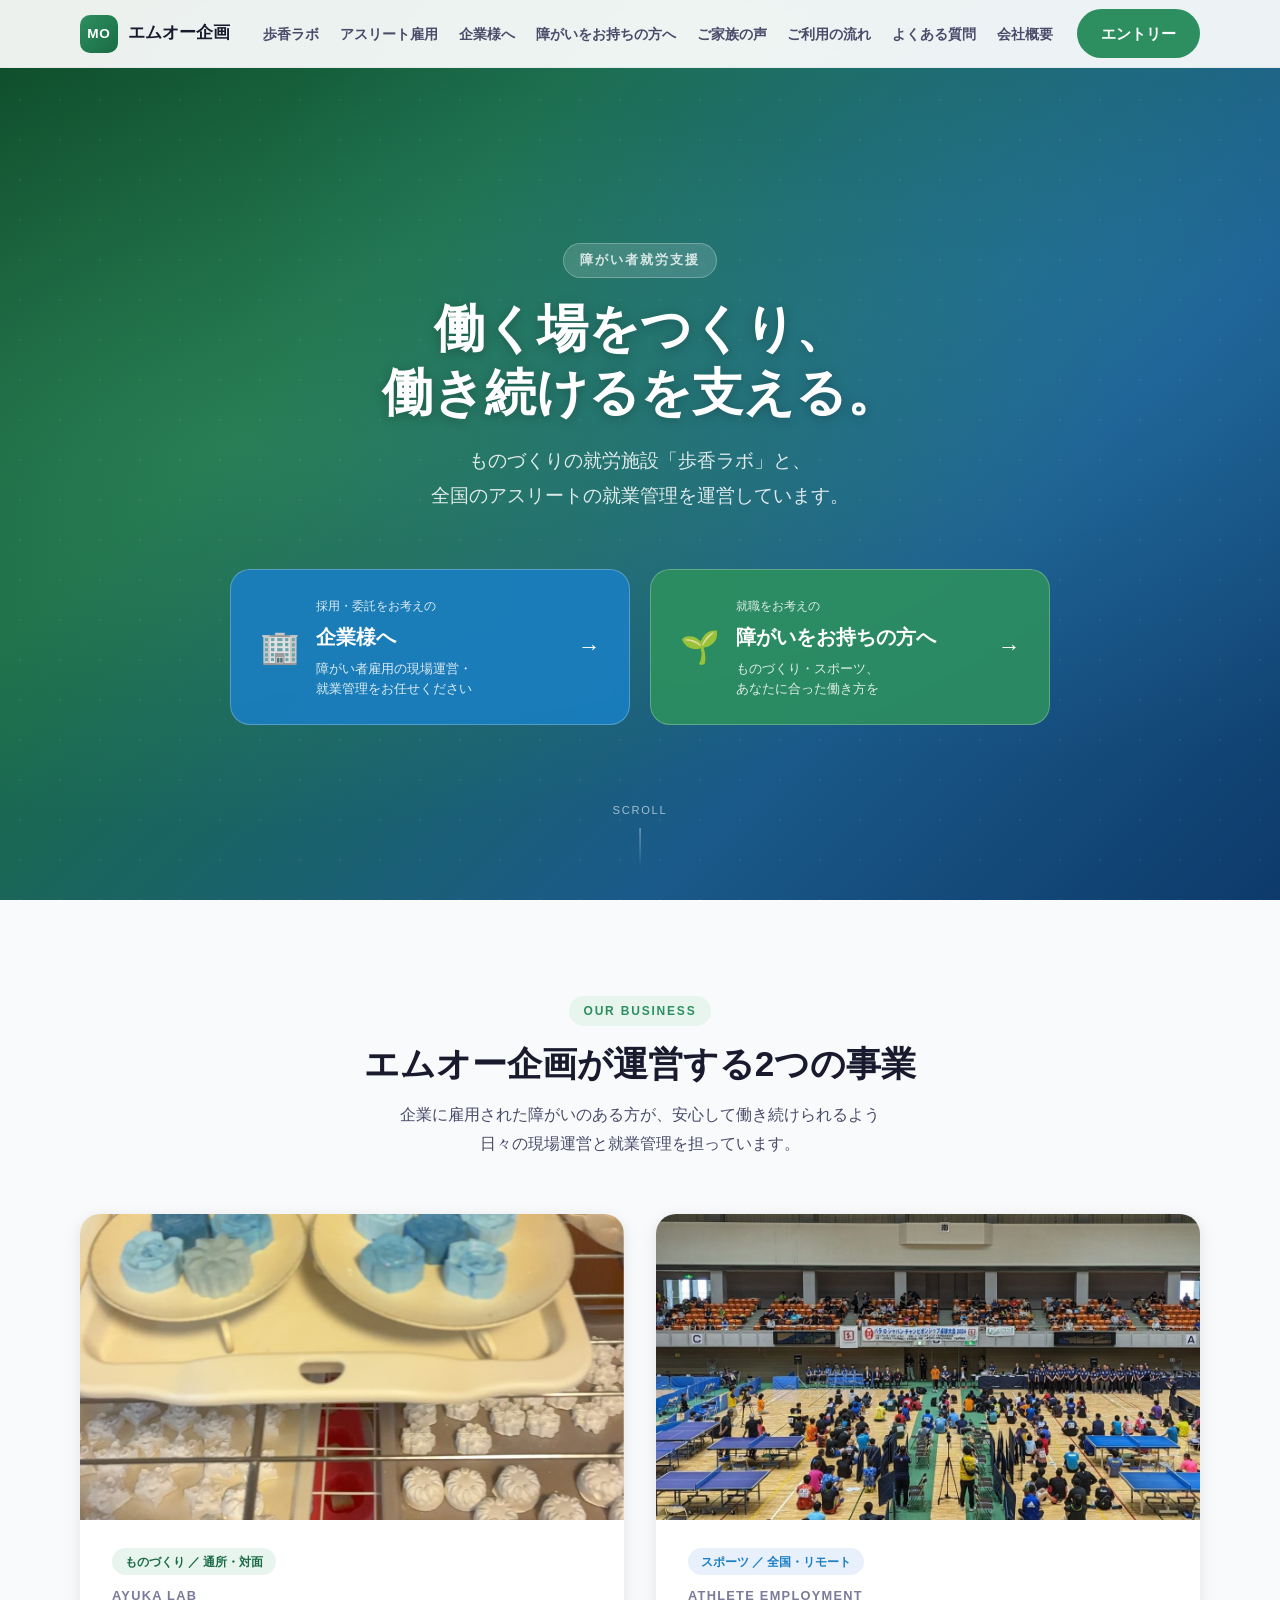
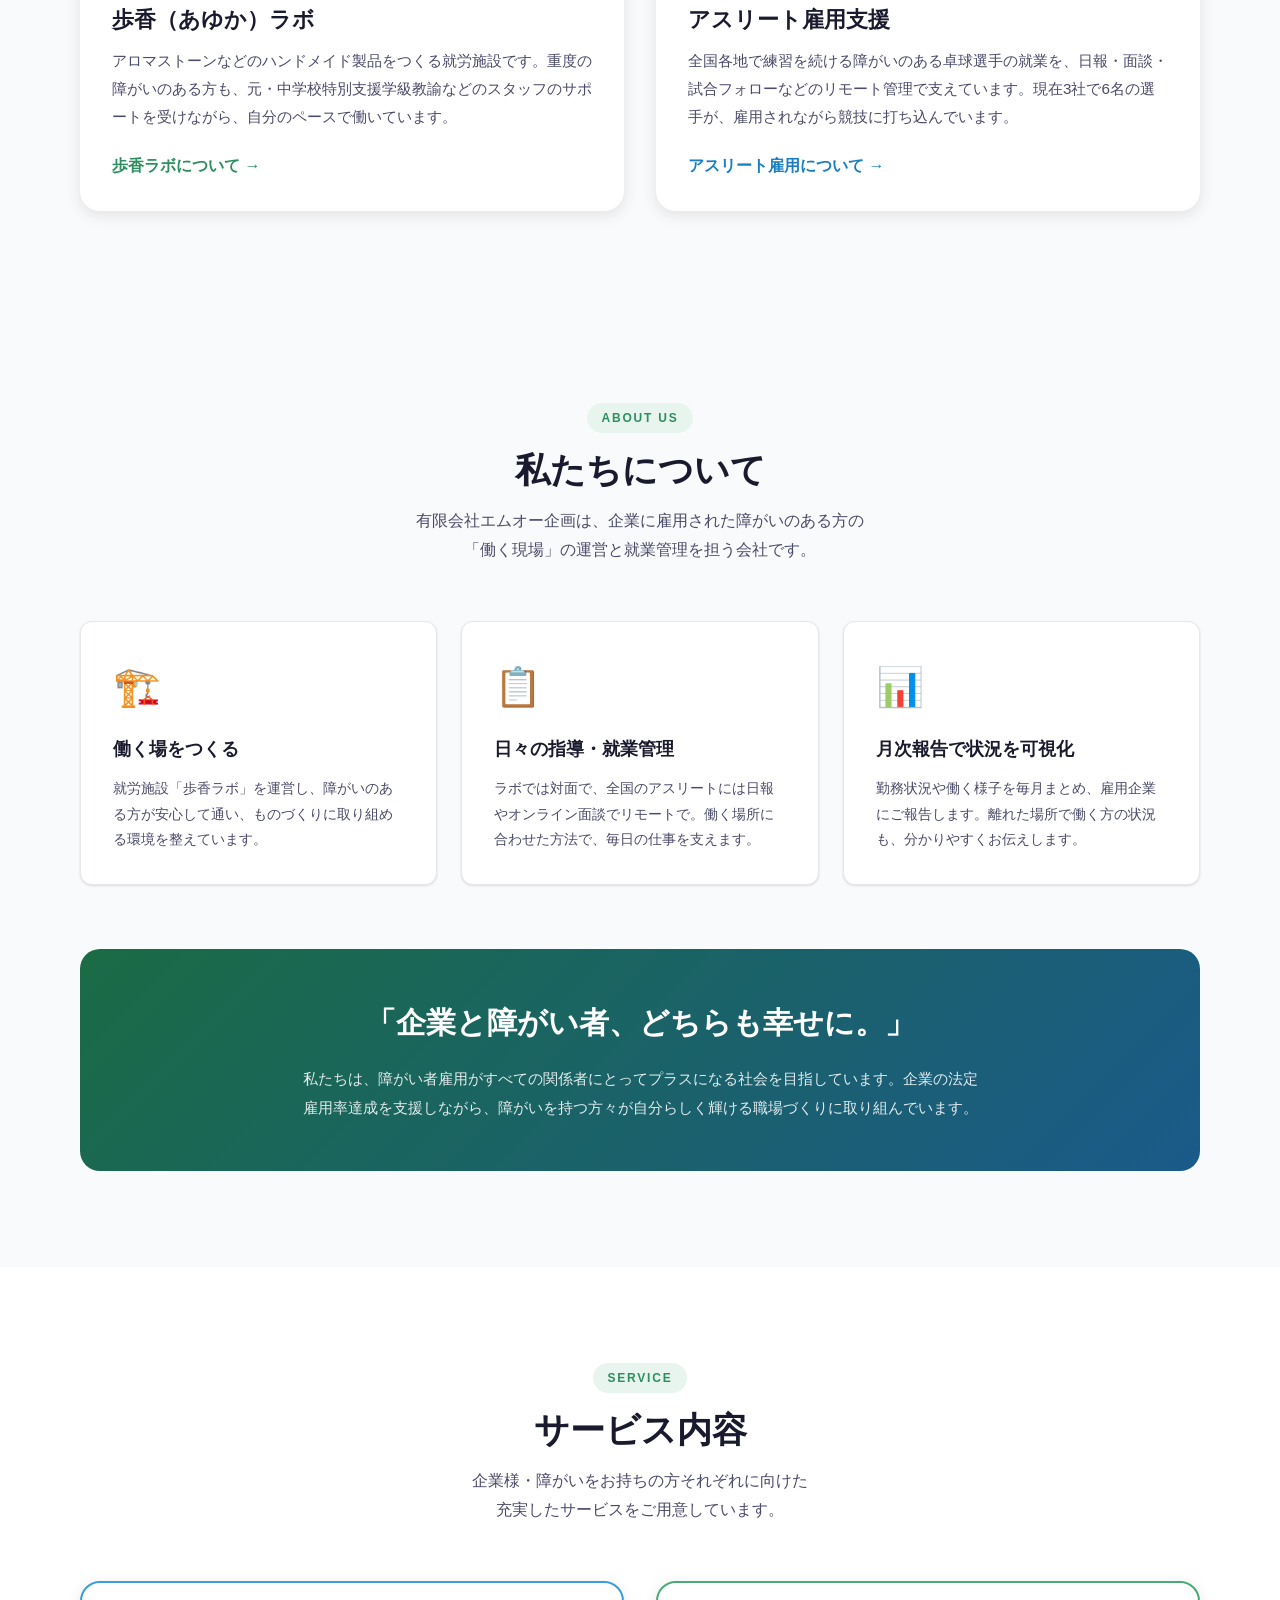
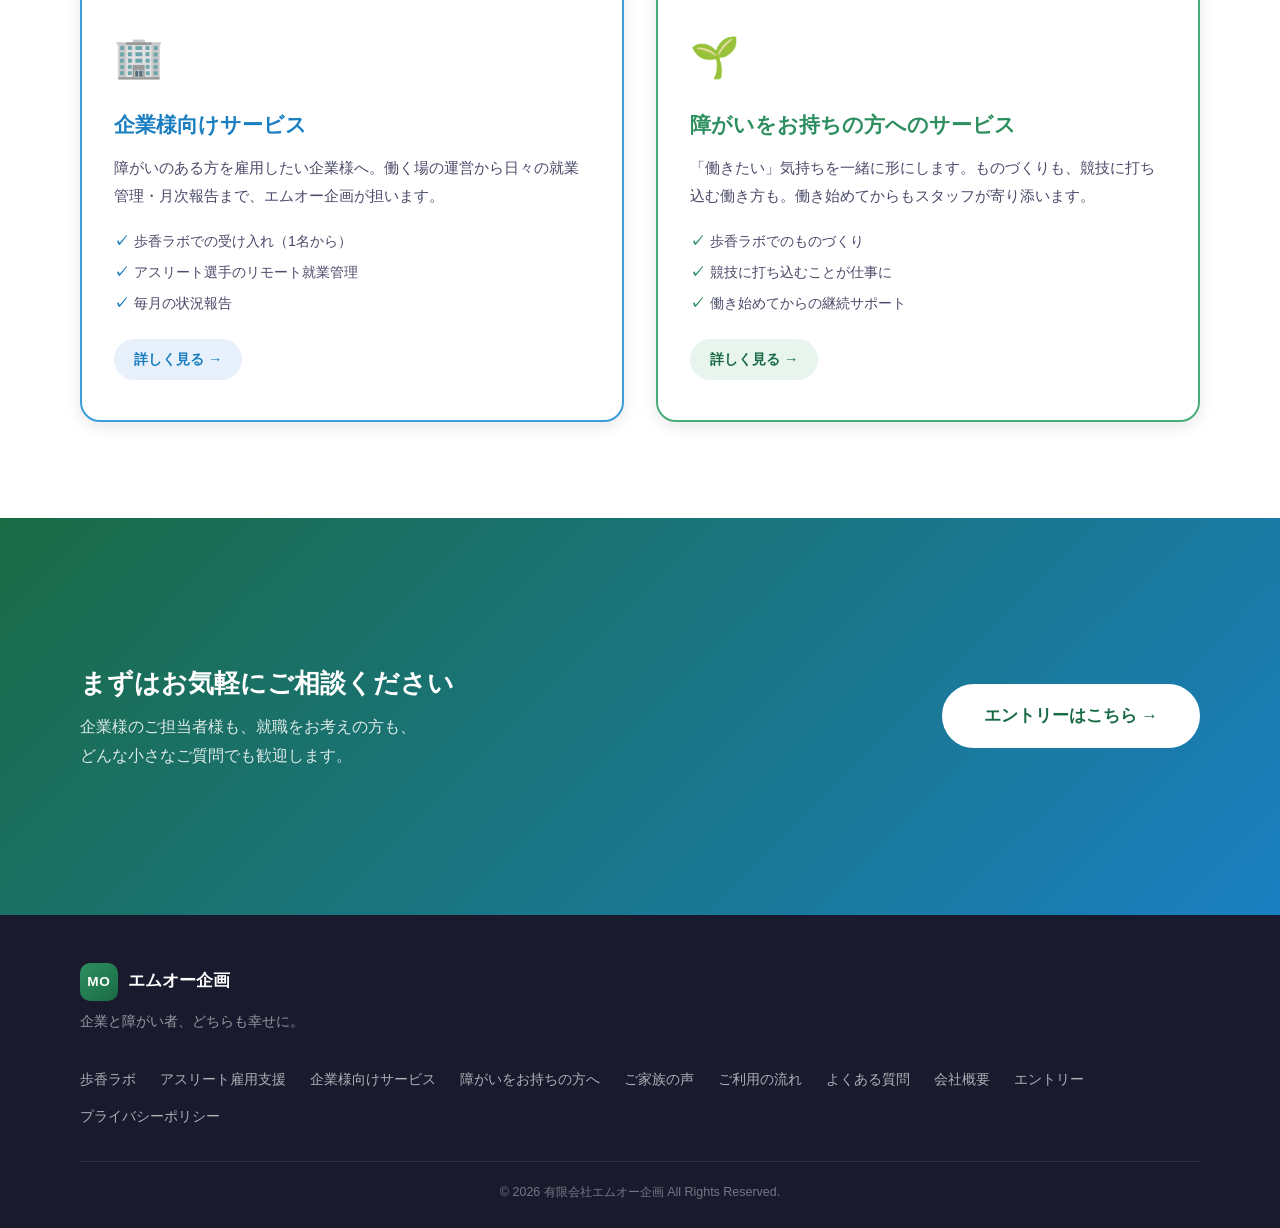
<file: index.html>
<!DOCTYPE html>
<html lang="ja">
<head>
  <meta charset="UTF-8">
  <meta name="viewport" content="width=device-width, initial-scale=1.0">
  <meta name="description" content="有限会社エムオー企画 - 障がい者就労支援。アロマストーン製作の就労施設「歩香ラボ」の運営と、全国の障がいのある卓球選手のリモート就業管理を行っています。企業と障がい者、どちらも幸せに。">
  <title>有限会社エムオー企画 | 障がい者就労支援</title>
  <link rel="icon" href="favicon.ico" sizes="any">
  <link rel="icon" href="favicon.svg" type="image/svg+xml">
  <link rel="apple-touch-icon" href="apple-touch-icon.png">
  <link rel="stylesheet" href="css/style.css">
</head>
<body>

  <!-- ========== HEADER ========== -->
  <header class="header" id="header">
    <div class="header__inner container">
      <a href="index.html" class="header__logo">
        <span class="header__logo-mark">MO</span>
        <span class="header__logo-text">エムオー企画</span>
      </a>
      <nav class="header__nav" id="headerNav">
        <ul class="header__nav-list">
          <li class="header__nav-item--sp"><a href="index.html" class="header__nav-link is-current">トップ</a></li>
          <li><a href="ayuka-lab.html" class="header__nav-link">歩香ラボ</a></li>
          <li><a href="athlete.html" class="header__nav-link">アスリート雇用</a></li>
          <li><a href="service-company.html" class="header__nav-link">企業様へ</a></li>
          <li><a href="service-worker.html" class="header__nav-link">障がいをお持ちの方へ</a></li>
          <li><a href="voice.html" class="header__nav-link">ご家族の声</a></li>
          <li><a href="flow.html" class="header__nav-link">ご利用の流れ</a></li>
          <li><a href="faq.html" class="header__nav-link">よくある質問</a></li>
          <li><a href="company.html" class="header__nav-link">会社概要</a></li>
        </ul>
        <a href="entry.html" class="btn btn--primary header__cta">エントリー</a>
      </nav>
      <button class="header__hamburger" id="hamburger" aria-label="メニューを開く" aria-expanded="false">
        <span></span>
        <span></span>
        <span></span>
      </button>
    </div>
  </header>

  <!-- ========== HERO ========== -->
  <section class="hero" id="top">
    <div class="hero__bg"></div>
    <div class="hero__inner container">
      <div class="hero__text fade-in">
        <p class="hero__label">障がい者就労支援</p>
        <h1 class="hero__title">働く場をつくり、<br>働き続けるを支える。</h1>
        <p class="hero__sub">ものづくりの就労施設「歩香ラボ」と、<br>全国のアスリートの就業管理を運営しています。</p>
      </div>
      <div class="hero__cta-cards fade-in fade-in--delay">
        <a href="service-company.html" class="hero__cta-card hero__cta-card--company">
          <div class="hero__cta-card-icon">🏢</div>
          <div class="hero__cta-card-content">
            <p class="hero__cta-card-label">採用・委託をお考えの</p>
            <p class="hero__cta-card-main">企業様へ</p>
            <p class="hero__cta-card-desc">障がい者雇用の現場運営・<br>就業管理をお任せください</p>
          </div>
          <span class="hero__cta-card-arrow">→</span>
        </a>
        <a href="service-worker.html" class="hero__cta-card hero__cta-card--worker">
          <div class="hero__cta-card-icon">🌱</div>
          <div class="hero__cta-card-content">
            <p class="hero__cta-card-label">就職をお考えの</p>
            <p class="hero__cta-card-main">障がいをお持ちの方へ</p>
            <p class="hero__cta-card-desc">ものづくり・スポーツ、<br>あなたに合った働き方を</p>
          </div>
          <span class="hero__cta-card-arrow">→</span>
        </a>
      </div>
    </div>
    <div class="hero__scroll-hint">
      <span>SCROLL</span>
      <div class="hero__scroll-line"></div>
    </div>
  </section>

  <!-- ========== BUSINESS ========== -->
  <section class="biz section section--tint" id="business">
    <div class="container">
      <div class="section-header fade-in">
        <p class="section-label">OUR BUSINESS</p>
        <h2 class="section-title">エムオー企画が運営する2つの事業</h2>
        <p class="section-desc">企業に雇用された障がいのある方が、安心して働き続けられるよう<br>日々の現場運営と就業管理を担っています。</p>
      </div>
      <div class="biz__cards fade-in">
        <a href="ayuka-lab.html" class="biz__card">
          <img src="images/aroma-stones.jpg" alt="トレーに並んだ手づくりのアロマストーン" class="biz__card-img" width="900" height="1200" loading="lazy">
          <div class="biz__card-body">
            <span class="biz__card-tag">ものづくり ／ 通所・対面</span>
            <h3 class="biz__card-title"><small>AYUKA LAB</small>歩香（あゆか）ラボ</h3>
            <p class="biz__card-desc">アロマストーンなどのハンドメイド製品をつくる就労施設です。重度の障がいのある方も、元・中学校特別支援学級教諭などのスタッフのサポートを受けながら、自分のペースで働いています。</p>
            <span class="biz__card-btn">歩香ラボについて →</span>
          </div>
        </a>
        <a href="athlete.html" class="biz__card biz__card--athlete">
          <img src="images/athlete-tournament.jpg" alt="障がい者卓球大会の会場のようす" class="biz__card-img" width="1200" height="900" loading="lazy">
          <div class="biz__card-body">
            <span class="biz__card-tag">スポーツ ／ 全国・リモート</span>
            <h3 class="biz__card-title"><small>ATHLETE EMPLOYMENT</small>アスリート雇用支援</h3>
            <p class="biz__card-desc">全国各地で練習を続ける障がいのある卓球選手の就業を、日報・面談・試合フォローなどのリモート管理で支えています。現在3社で6名の選手が、雇用されながら競技に打ち込んでいます。</p>
            <span class="biz__card-btn">アスリート雇用について →</span>
          </div>
        </a>
      </div>
    </div>
  </section>

  <!-- ========== ABOUT ========== -->
  <section class="about section" id="about">
    <div class="container">
      <div class="section-header fade-in">
        <p class="section-label">ABOUT US</p>
        <h2 class="section-title">私たちについて</h2>
        <p class="section-desc">有限会社エムオー企画は、企業に雇用された障がいのある方の<br>「働く現場」の運営と就業管理を担う会社です。</p>
      </div>
      <div class="about__points">
        <div class="about__point fade-in">
          <div class="about__point-icon">🏗️</div>
          <h3 class="about__point-title">働く場をつくる</h3>
          <p class="about__point-desc">就労施設「歩香ラボ」を運営し、障がいのある方が安心して通い、ものづくりに取り組める環境を整えています。</p>
        </div>
        <div class="about__point fade-in">
          <div class="about__point-icon">📋</div>
          <h3 class="about__point-title">日々の指導・就業管理</h3>
          <p class="about__point-desc">ラボでは対面で、全国のアスリートには日報やオンライン面談でリモートで。働く場所に合わせた方法で、毎日の仕事を支えます。</p>
        </div>
        <div class="about__point fade-in">
          <div class="about__point-icon">📊</div>
          <h3 class="about__point-title">月次報告で状況を可視化</h3>
          <p class="about__point-desc">勤務状況や働く様子を毎月まとめ、雇用企業にご報告します。離れた場所で働く方の状況も、分かりやすくお伝えします。</p>
        </div>
      </div>
      <div class="about__philosophy fade-in">
        <p class="about__philosophy-quote">「企業と障がい者、どちらも幸せに。」</p>
        <p class="about__philosophy-text">私たちは、障がい者雇用がすべての関係者にとってプラスになる社会を目指しています。企業の法定雇用率達成を支援しながら、障がいを持つ方々が自分らしく輝ける職場づくりに取り組んでいます。</p>
      </div>
    </div>
  </section>

  <!-- ========== SERVICE MENU ========== -->
  <section class="service-menu section">
    <div class="container">
      <div class="section-header fade-in">
        <p class="section-label">SERVICE</p>
        <h2 class="section-title">サービス内容</h2>
        <p class="section-desc">企業様・障がいをお持ちの方それぞれに向けた<br>充実したサービスをご用意しています。</p>
      </div>
      <div class="service-menu__cards fade-in">
        <a href="service-company.html" class="service-menu__card service-menu__card--company">
          <div class="service-menu__card-icon">🏢</div>
          <h3 class="service-menu__card-title">企業様向けサービス</h3>
          <p class="service-menu__card-desc">障がいのある方を雇用したい企業様へ。働く場の運営から日々の就業管理・月次報告まで、エムオー企画が担います。</p>
          <ul class="service-menu__card-list">
            <li>歩香ラボでの受け入れ（1名から）</li>
            <li>アスリート選手のリモート就業管理</li>
            <li>毎月の状況報告</li>
          </ul>
          <span class="service-menu__card-btn">詳しく見る →</span>
        </a>
        <a href="service-worker.html" class="service-menu__card service-menu__card--worker">
          <div class="service-menu__card-icon">🌱</div>
          <h3 class="service-menu__card-title">障がいをお持ちの方へのサービス</h3>
          <p class="service-menu__card-desc">「働きたい」気持ちを一緒に形にします。ものづくりも、競技に打ち込む働き方も。働き始めてからもスタッフが寄り添います。</p>
          <ul class="service-menu__card-list">
            <li>歩香ラボでのものづくり</li>
            <li>競技に打ち込むことが仕事に</li>
            <li>働き始めてからの継続サポート</li>
          </ul>
          <span class="service-menu__card-btn">詳しく見る →</span>
        </a>
      </div>
    </div>
  </section>

  <!-- ========== CTA ========== -->
  <section class="cta-banner section">
    <div class="container">
      <div class="cta-banner__inner fade-in">
        <div class="cta-banner__text">
          <h2 class="cta-banner__title">まずはお気軽にご相談ください</h2>
          <p class="cta-banner__desc">企業様のご担当者様も、就職をお考えの方も、<br>どんな小さなご質問でも歓迎します。</p>
        </div>
        <div class="cta-banner__btns">
          <a href="entry.html" class="btn btn--white btn--lg">エントリーはこちら →</a>
        </div>
      </div>
    </div>
  </section>

  <!-- ========== FOOTER ========== -->
  <footer class="footer">
    <div class="container">
      <div class="footer__inner">
        <div class="footer__brand">
          <a href="index.html" class="header__logo">
            <span class="header__logo-mark">MO</span>
            <span class="header__logo-text footer__logo-text">エムオー企画</span>
          </a>
          <p class="footer__tagline">企業と障がい者、どちらも幸せに。</p>
        </div>
        <nav class="footer__nav" aria-label="フッターナビゲーション">
          <ul class="footer__nav-list">
            <li><a href="ayuka-lab.html">歩香ラボ</a></li>
            <li><a href="athlete.html">アスリート雇用支援</a></li>
            <li><a href="service-company.html">企業様向けサービス</a></li>
            <li><a href="service-worker.html">障がいをお持ちの方へ</a></li>
            <li><a href="voice.html">ご家族の声</a></li>
            <li><a href="flow.html">ご利用の流れ</a></li>
            <li><a href="faq.html">よくある質問</a></li>
            <li><a href="company.html">会社概要</a></li>
            <li><a href="entry.html">エントリー</a></li>
            <li><a href="privacy.html">プライバシーポリシー</a></li>
          </ul>
        </nav>
      </div>
      <div class="footer__bottom">
        <p class="footer__copy">&copy; 2026 有限会社エムオー企画 All Rights Reserved.</p>
      </div>
    </div>
  </footer>

  <a href="#top" class="back-to-top" id="backToTop" aria-label="ページトップへ">↑</a>

  <script src="js/main.js"></script>
</body>
</html>
</file>
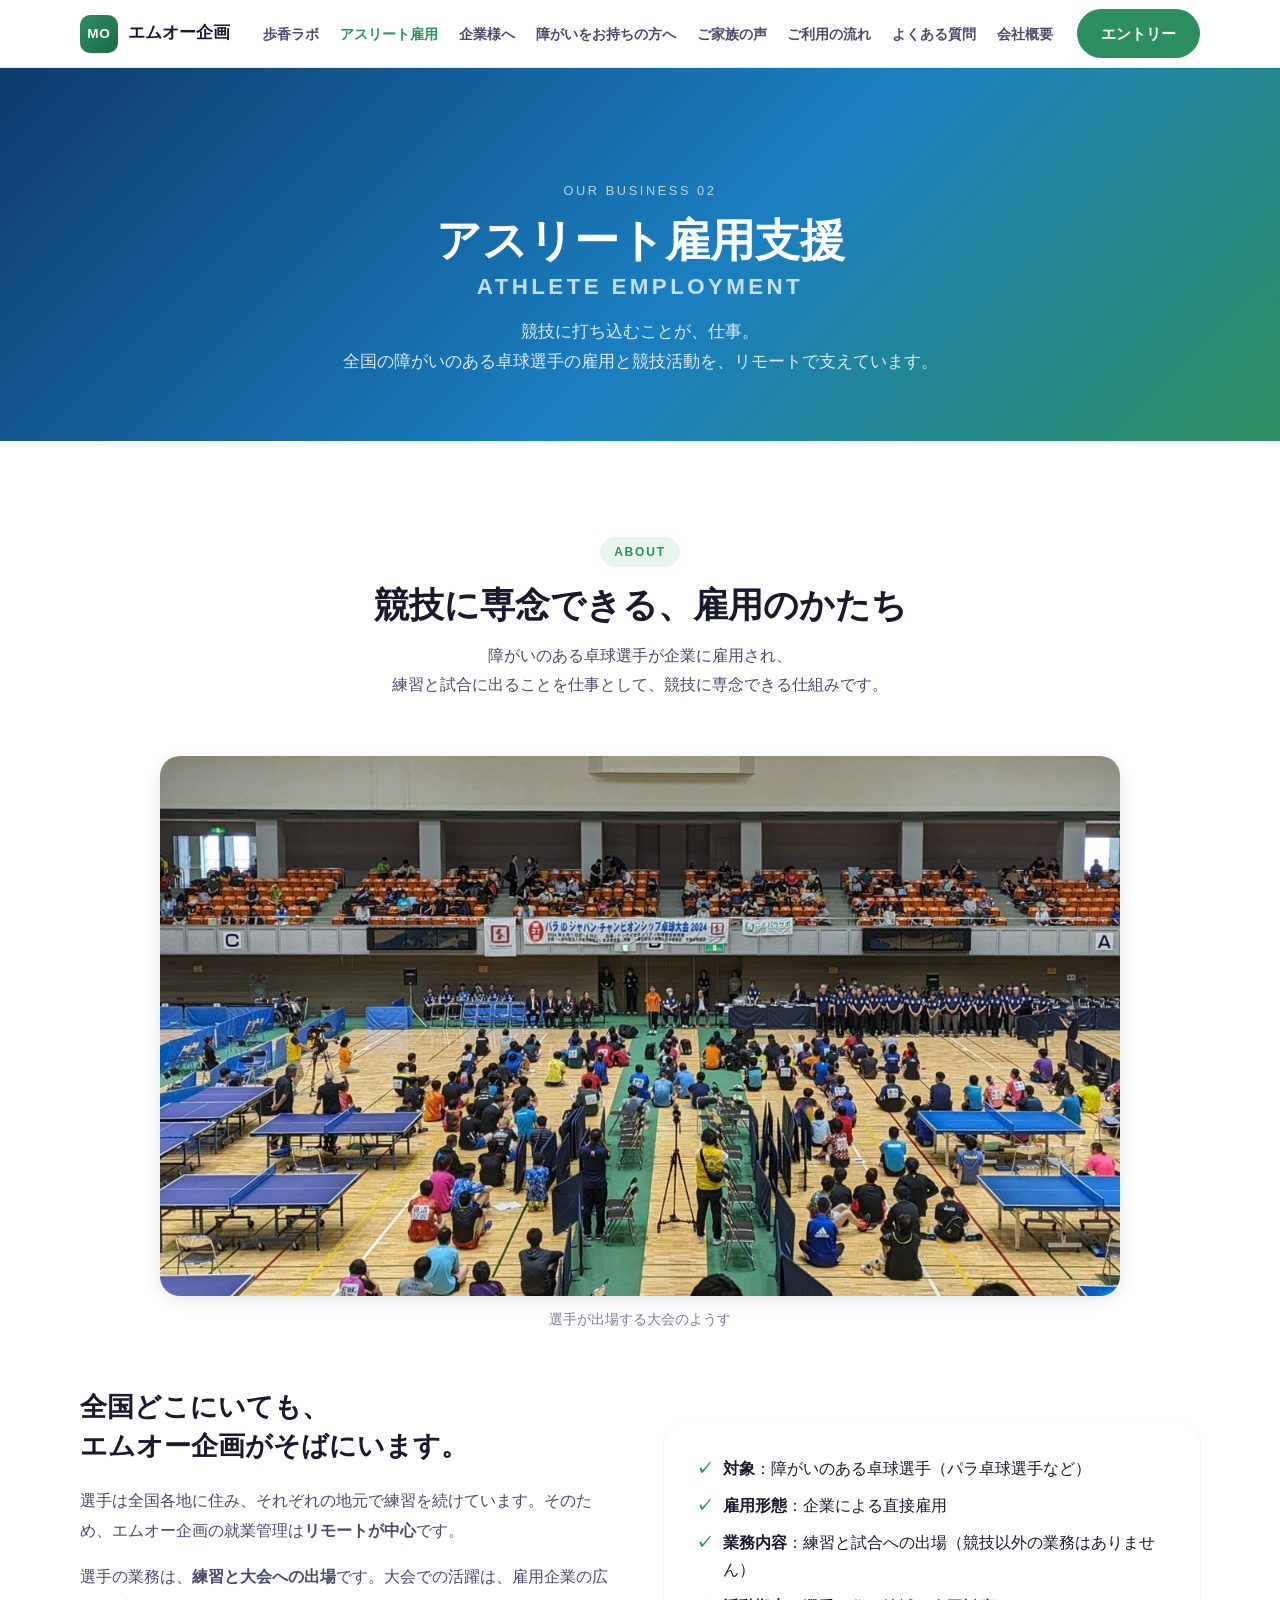
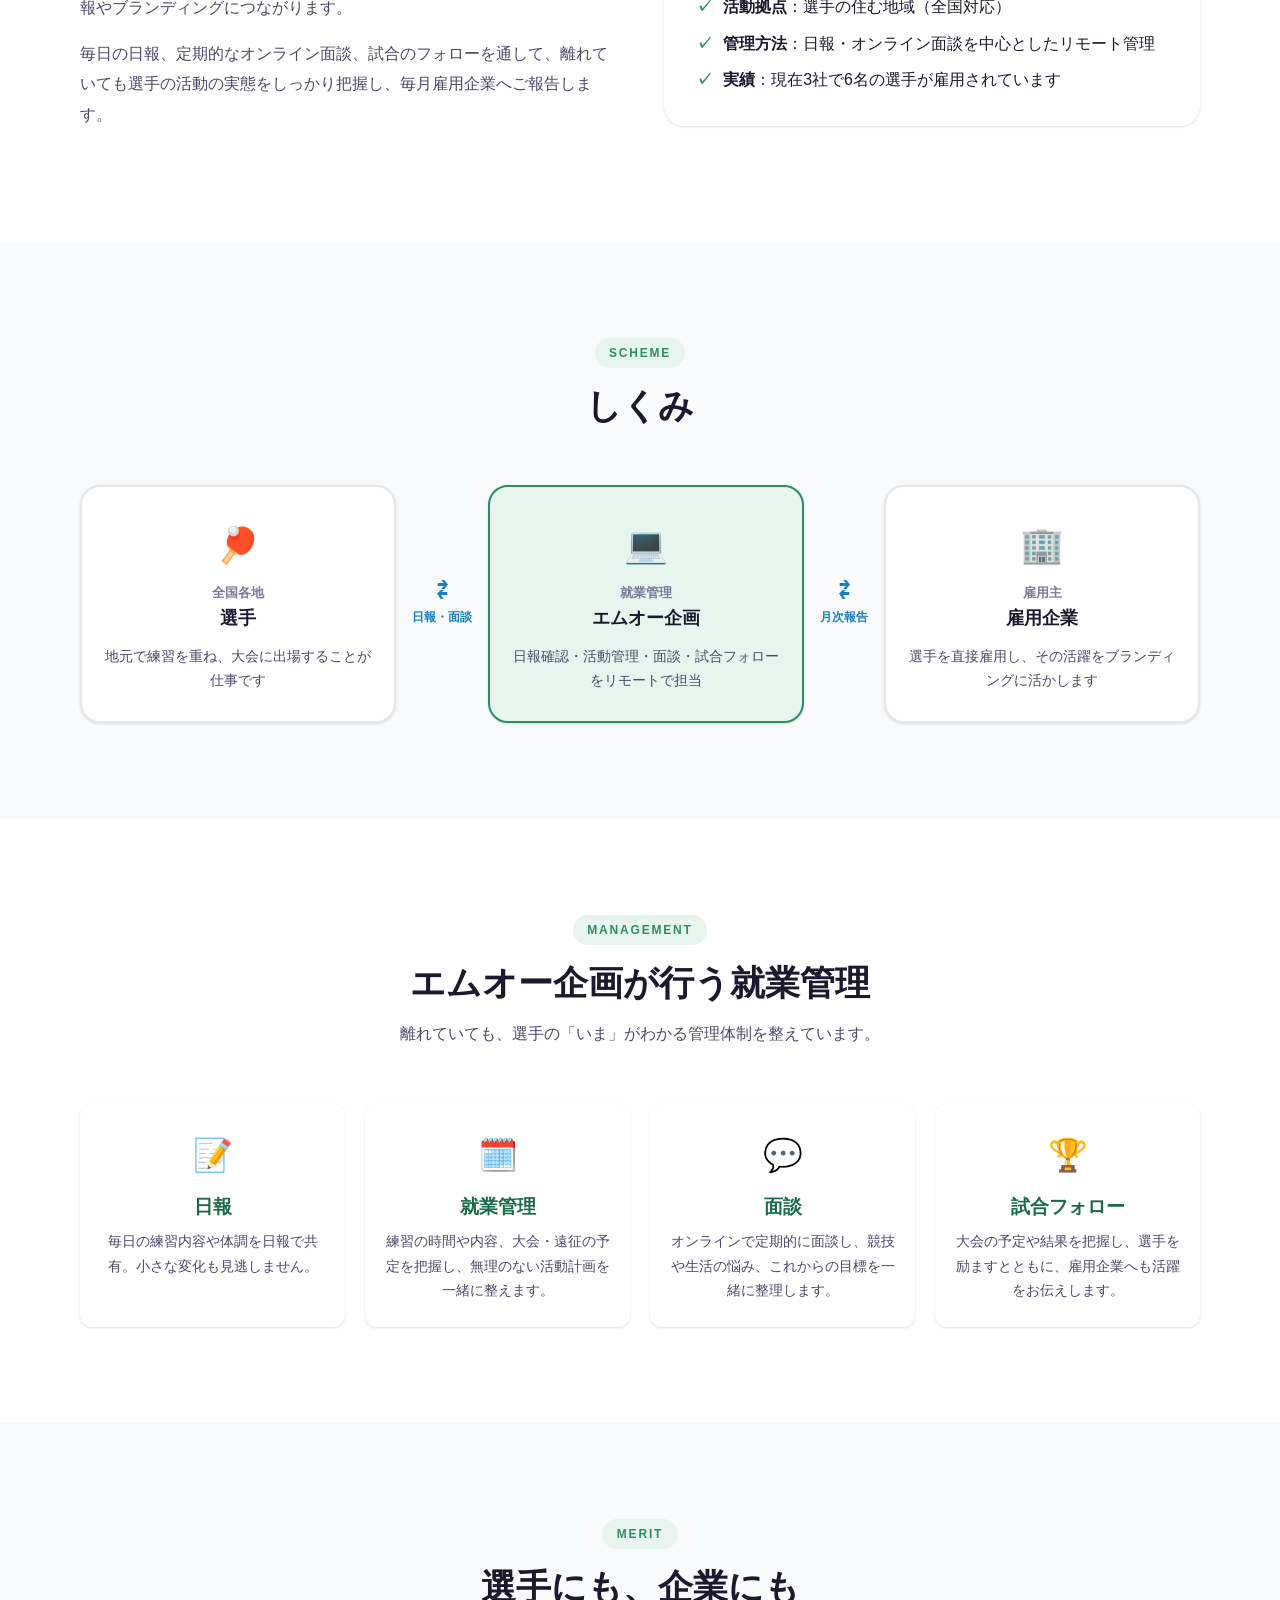
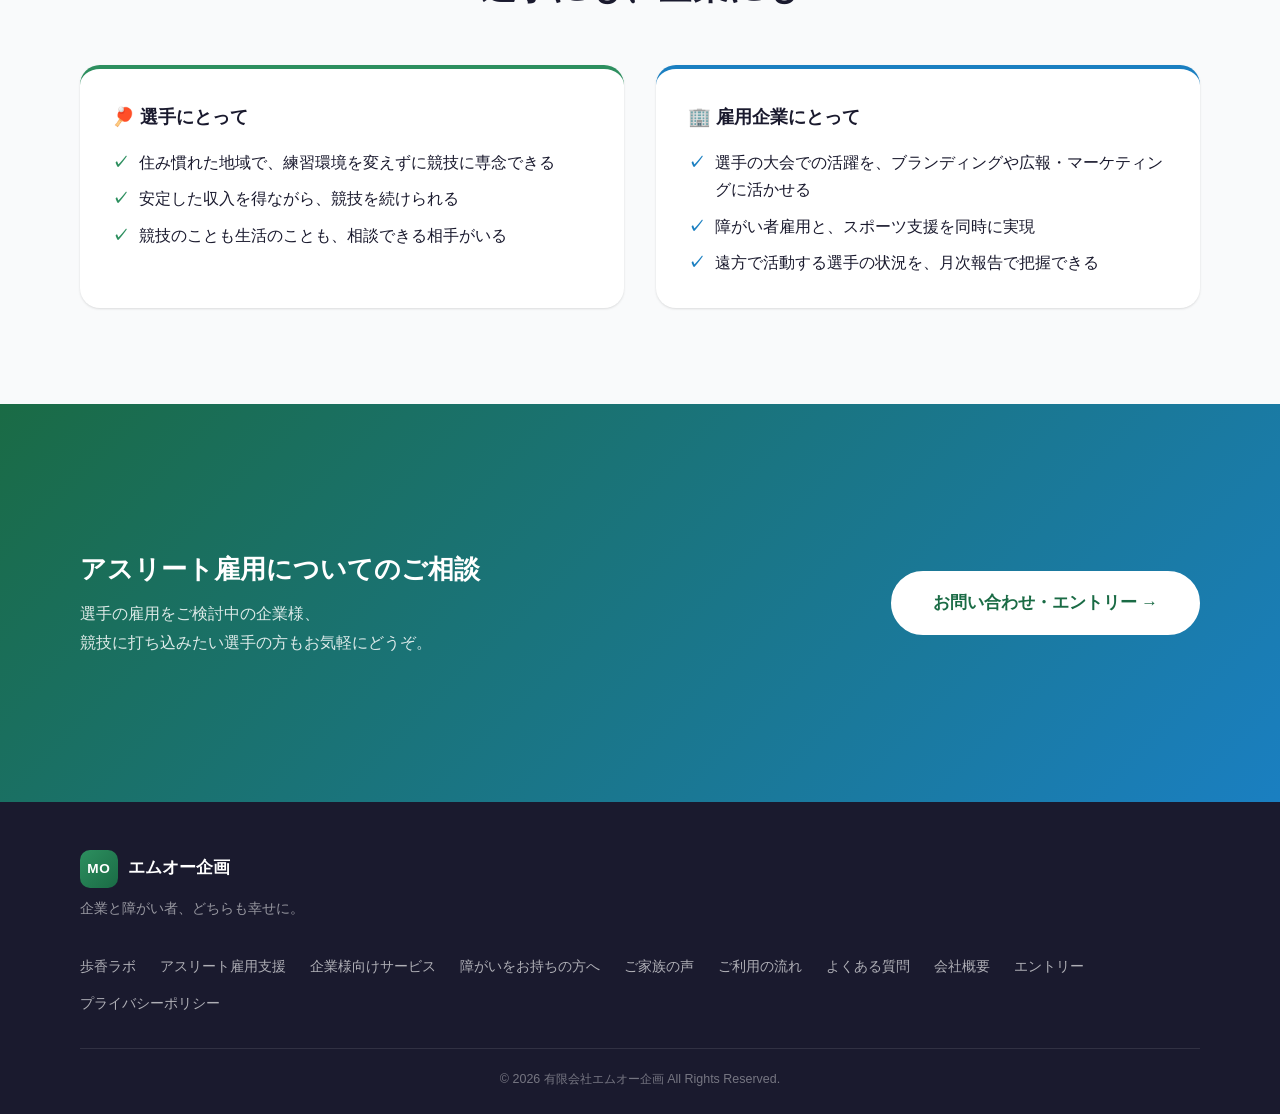
<file: athlete.html>
<!DOCTYPE html>
<html lang="ja">
<head>
  <meta charset="UTF-8">
  <meta name="viewport" content="width=device-width, initial-scale=1.0">
  <meta name="description" content="有限会社エムオー企画のアスリート雇用支援。全国各地で練習を続ける障がいのある卓球選手の就業を、日報・面談・試合フォローなどのリモート管理で支えています。">
  <title>アスリート雇用支援（卓球） | 有限会社エムオー企画</title>
  <link rel="icon" href="favicon.ico" sizes="any">
  <link rel="icon" href="favicon.svg" type="image/svg+xml">
  <link rel="apple-touch-icon" href="apple-touch-icon.png">
  <link rel="stylesheet" href="css/style.css">
</head>
<body>

  <header class="header" id="header">
    <div class="header__inner container">
      <a href="index.html" class="header__logo">
        <span class="header__logo-mark">MO</span>
        <span class="header__logo-text">エムオー企画</span>
      </a>
      <nav class="header__nav" id="headerNav">
        <ul class="header__nav-list">
          <li class="header__nav-item--sp"><a href="index.html" class="header__nav-link">トップ</a></li>
          <li><a href="ayuka-lab.html" class="header__nav-link">歩香ラボ</a></li>
          <li><a href="athlete.html" class="header__nav-link is-current">アスリート雇用</a></li>
          <li><a href="service-company.html" class="header__nav-link">企業様へ</a></li>
          <li><a href="service-worker.html" class="header__nav-link">障がいをお持ちの方へ</a></li>
          <li><a href="voice.html" class="header__nav-link">ご家族の声</a></li>
          <li><a href="flow.html" class="header__nav-link">ご利用の流れ</a></li>
          <li><a href="faq.html" class="header__nav-link">よくある質問</a></li>
          <li><a href="company.html" class="header__nav-link">会社概要</a></li>
        </ul>
        <a href="entry.html" class="btn btn--primary header__cta">エントリー</a>
      </nav>
      <button class="header__hamburger" id="hamburger" aria-label="メニューを開く" aria-expanded="false">
        <span></span><span></span><span></span>
      </button>
    </div>
  </header>

  <!-- PAGE HERO -->
  <section class="page-hero page-hero--athlete">
    <div class="page-hero__inner container">
      <p class="page-hero__label">OUR BUSINESS 02</p>
      <h1 class="page-hero__title">アスリート雇用支援<span class="page-hero__sub-en">ATHLETE EMPLOYMENT</span></h1>
      <p class="page-hero__desc">競技に打ち込むことが、仕事。<br>全国の障がいのある卓球選手の雇用と競技活動を、リモートで支えています。</p>
    </div>
  </section>

  <!-- INTRO -->
  <section class="page-intro section">
    <div class="container">
      <div class="section-header fade-in">
        <p class="section-label">ABOUT</p>
        <h2 class="section-title">競技に専念できる、雇用のかたち</h2>
        <p class="section-desc">障がいのある卓球選手が企業に雇用され、<br>練習と試合に出ることを仕事として、競技に専念できる仕組みです。</p>
      </div>
      <figure class="photo-wide fade-in">
        <img src="images/athlete-tournament.jpg" alt="障がい者卓球大会の会場のようす" width="1200" height="900" loading="lazy">
        <figcaption>選手が出場する大会のようす</figcaption>
      </figure>
      <div class="split fade-in">
        <div>
          <h3 class="split__title">全国どこにいても、<br>エムオー企画がそばにいます。</h3>
          <p class="split__desc">選手は全国各地に住み、それぞれの地元で練習を続けています。そのため、エムオー企画の就業管理は<strong>リモートが中心</strong>です。</p>
          <p class="split__desc">選手の業務は、<strong>練習と大会への出場</strong>です。大会での活躍は、雇用企業の広報やブランディングにつながります。</p>
          <p class="split__desc">毎日の日報、定期的なオンライン面談、試合のフォローを通して、離れていても選手の活動の実態をしっかり把握し、毎月雇用企業へご報告します。</p>
        </div>
        <ul class="check-list" style="background: var(--white); border-radius: var(--radius-lg); padding: 2rem; box-shadow: var(--shadow-sm);">
          <li><strong>対象</strong>：障がいのある卓球選手（パラ卓球選手など）</li>
          <li><strong>雇用形態</strong>：企業による直接雇用</li>
          <li><strong>業務内容</strong>：練習と試合への出場（競技以外の業務はありません）</li>
          <li><strong>活動拠点</strong>：選手の住む地域（全国対応）</li>
          <li><strong>管理方法</strong>：日報・オンライン面談を中心としたリモート管理</li>
          <li><strong>実績</strong>：現在3社で6名の選手が雇用されています</li>
        </ul>
      </div>
    </div>
  </section>

  <!-- SCHEME -->
  <section class="section section--tint">
    <div class="container">
      <div class="section-header fade-in">
        <p class="section-label">SCHEME</p>
        <h2 class="section-title">しくみ</h2>
      </div>
      <div class="scheme fade-in">
        <div class="scheme__box">
          <div class="scheme__icon">🏓</div>
          <p class="scheme__role">全国各地</p>
          <p class="scheme__name">選手</p>
          <p class="scheme__desc">地元で練習を重ね、大会に出場することが仕事です</p>
        </div>
        <div class="scheme__arrow"><span>⇄</span><span>日報・面談</span></div>
        <div class="scheme__box scheme__box--mo">
          <div class="scheme__icon">💻</div>
          <p class="scheme__role">就業管理</p>
          <p class="scheme__name">エムオー企画</p>
          <p class="scheme__desc">日報確認・活動管理・面談・試合フォローをリモートで担当</p>
        </div>
        <div class="scheme__arrow"><span>⇄</span><span>月次報告</span></div>
        <div class="scheme__box">
          <div class="scheme__icon">🏢</div>
          <p class="scheme__role">雇用主</p>
          <p class="scheme__name">雇用企業</p>
          <p class="scheme__desc">選手を直接雇用し、その活躍をブランディングに活かします</p>
        </div>
      </div>
    </div>
  </section>

  <!-- MANAGEMENT -->
  <section class="service section">
    <div class="container">
      <div class="section-header fade-in">
        <p class="section-label">MANAGEMENT</p>
        <h2 class="section-title">エムオー企画が行う就業管理</h2>
        <p class="section-desc">離れていても、選手の「いま」がわかる管理体制を整えています。</p>
      </div>
      <div class="feature__list fade-in">
        <div class="feature__item">
          <div class="feature__icon">📝</div>
          <h3 class="feature__title">日報</h3>
          <p class="feature__desc">毎日の練習内容や体調を日報で共有。小さな変化も見逃しません。</p>
        </div>
        <div class="feature__item">
          <div class="feature__icon">🗓️</div>
          <h3 class="feature__title">就業管理</h3>
          <p class="feature__desc">練習の時間や内容、大会・遠征の予定を把握し、無理のない活動計画を一緒に整えます。</p>
        </div>
        <div class="feature__item">
          <div class="feature__icon">💬</div>
          <h3 class="feature__title">面談</h3>
          <p class="feature__desc">オンラインで定期的に面談し、競技や生活の悩み、これからの目標を一緒に整理します。</p>
        </div>
        <div class="feature__item">
          <div class="feature__icon">🏆</div>
          <h3 class="feature__title">試合フォロー</h3>
          <p class="feature__desc">大会の予定や結果を把握し、選手を励ますとともに、雇用企業へも活躍をお伝えします。</p>
        </div>
      </div>
    </div>
  </section>

  <!-- BENEFIT -->
  <section class="section section--tint">
    <div class="container">
      <div class="section-header fade-in">
        <p class="section-label">MERIT</p>
        <h2 class="section-title">選手にも、企業にも</h2>
      </div>
      <div class="benefit__cols fade-in">
        <div class="benefit__col">
          <h3 class="benefit__title">🏓 選手にとって</h3>
          <ul class="check-list">
            <li>住み慣れた地域で、練習環境を変えずに競技に専念できる</li>
            <li>安定した収入を得ながら、競技を続けられる</li>
            <li>競技のことも生活のことも、相談できる相手がいる</li>
          </ul>
        </div>
        <div class="benefit__col benefit__col--company">
          <h3 class="benefit__title">🏢 雇用企業にとって</h3>
          <ul class="check-list">
            <li>選手の大会での活躍を、ブランディングや広報・マーケティングに活かせる</li>
            <li>障がい者雇用と、スポーツ支援を同時に実現</li>
            <li>遠方で活動する選手の状況を、月次報告で把握できる</li>
          </ul>
        </div>
      </div>
    </div>
  </section>

  <!-- CTA -->
  <section class="cta-banner section">
    <div class="container">
      <div class="cta-banner__inner fade-in">
        <div class="cta-banner__text">
          <h2 class="cta-banner__title">アスリート雇用についてのご相談</h2>
          <p class="cta-banner__desc">選手の雇用をご検討中の企業様、<br>競技に打ち込みたい選手の方もお気軽にどうぞ。</p>
        </div>
        <div class="cta-banner__btns">
          <a href="entry.html" class="btn btn--white btn--lg">お問い合わせ・エントリー →</a>
        </div>
      </div>
    </div>
  </section>

  <footer class="footer">
    <div class="container">
      <div class="footer__inner">
        <div class="footer__brand">
          <a href="index.html" class="header__logo">
            <span class="header__logo-mark">MO</span>
            <span class="header__logo-text footer__logo-text">エムオー企画</span>
          </a>
          <p class="footer__tagline">企業と障がい者、どちらも幸せに。</p>
        </div>
        <nav class="footer__nav" aria-label="フッターナビゲーション">
          <ul class="footer__nav-list">
            <li><a href="ayuka-lab.html">歩香ラボ</a></li>
            <li><a href="athlete.html">アスリート雇用支援</a></li>
            <li><a href="service-company.html">企業様向けサービス</a></li>
            <li><a href="service-worker.html">障がいをお持ちの方へ</a></li>
            <li><a href="voice.html">ご家族の声</a></li>
            <li><a href="flow.html">ご利用の流れ</a></li>
            <li><a href="faq.html">よくある質問</a></li>
            <li><a href="company.html">会社概要</a></li>
            <li><a href="entry.html">エントリー</a></li>
            <li><a href="privacy.html">プライバシーポリシー</a></li>
          </ul>
        </nav>
      </div>
      <div class="footer__bottom">
        <p class="footer__copy">&copy; 2026 有限会社エムオー企画 All Rights Reserved.</p>
      </div>
    </div>
  </footer>

  <a href="#top" class="back-to-top" id="backToTop" aria-label="ページトップへ">↑</a>
  <script src="js/main.js"></script>
</body>
</html>
</file>
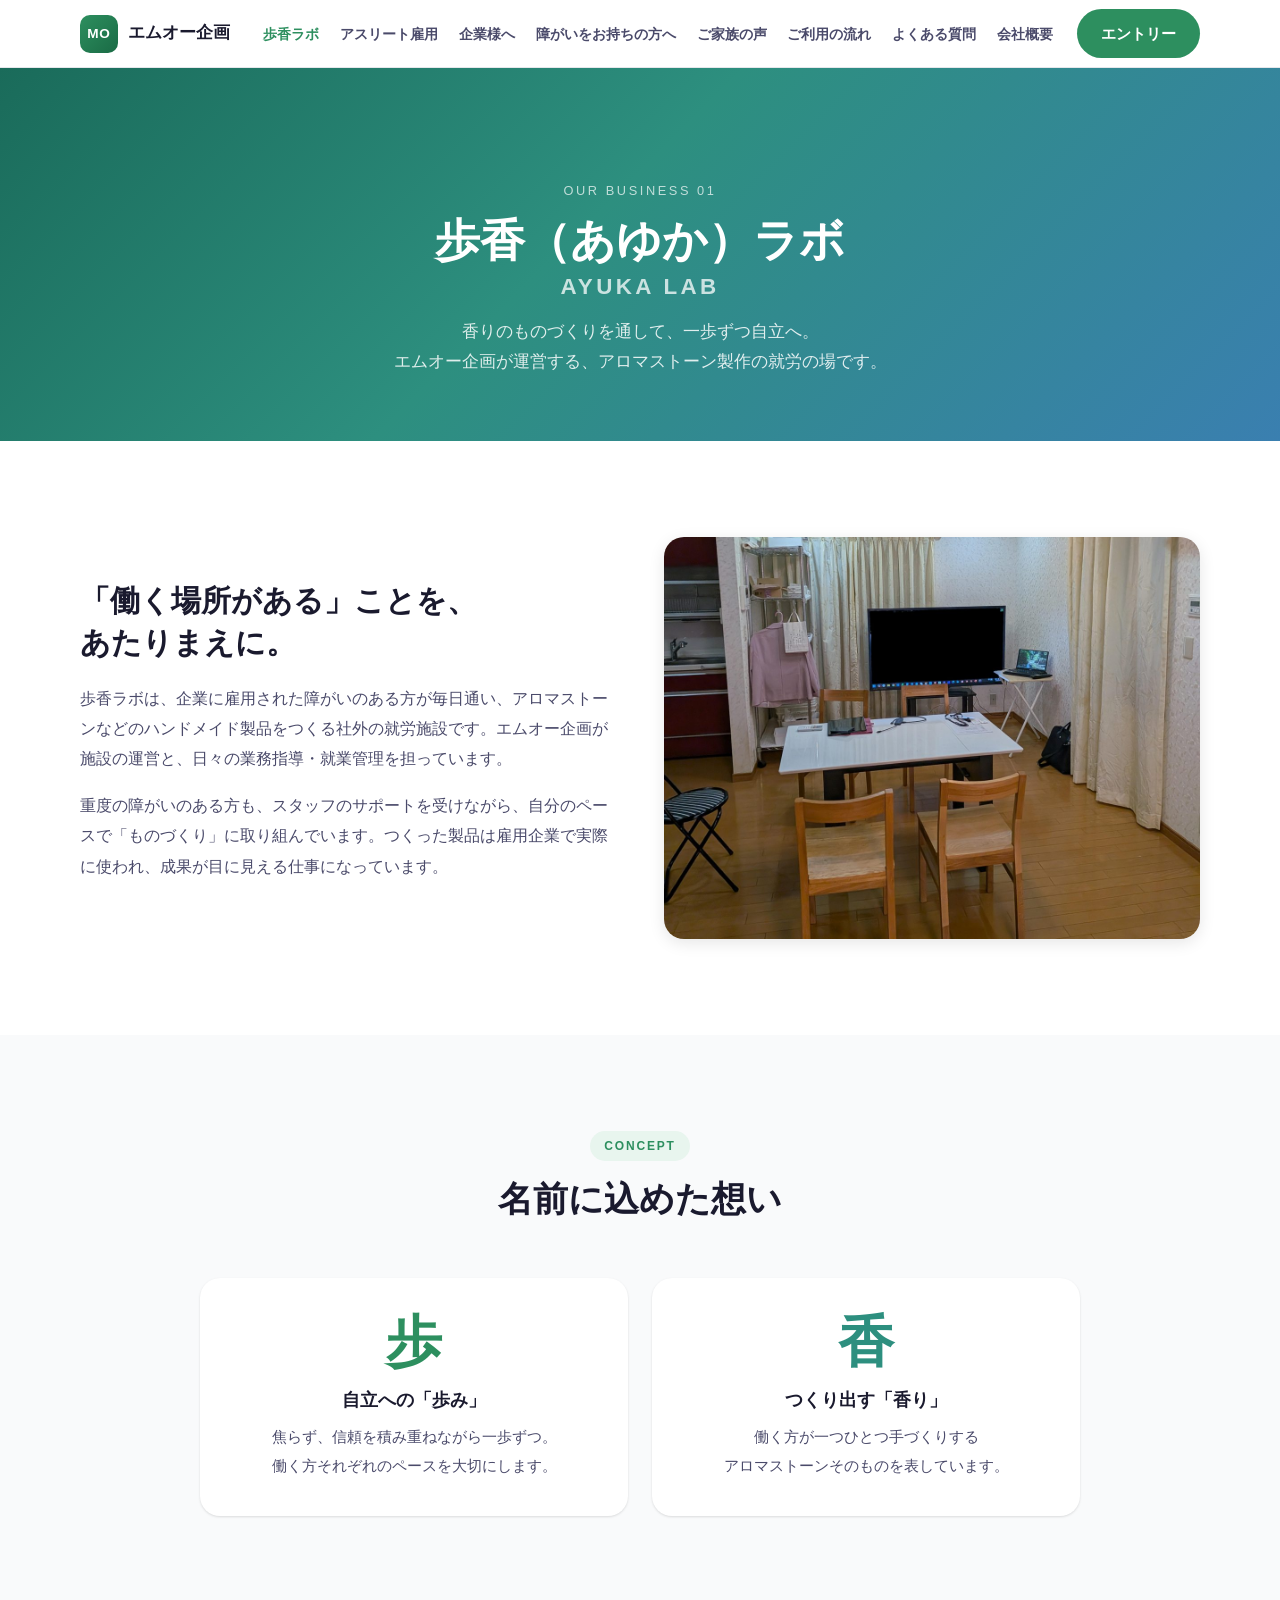
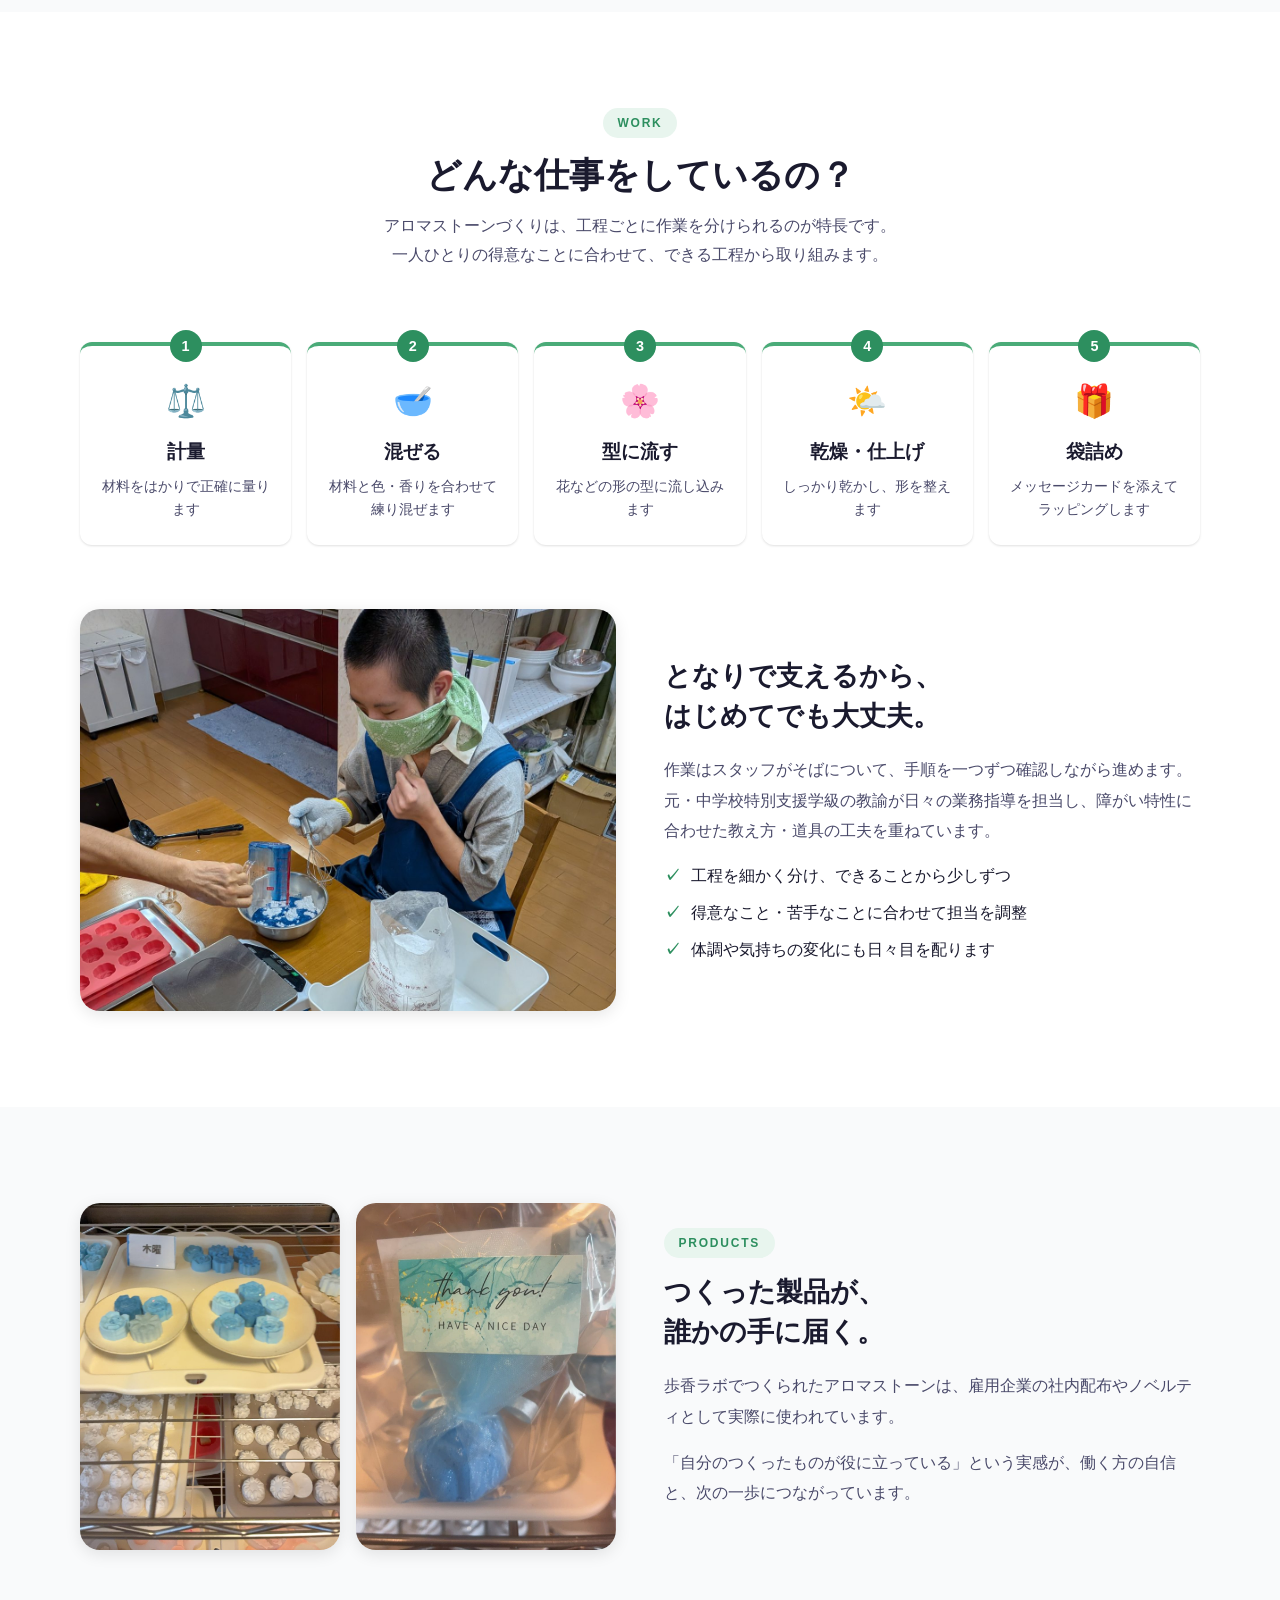
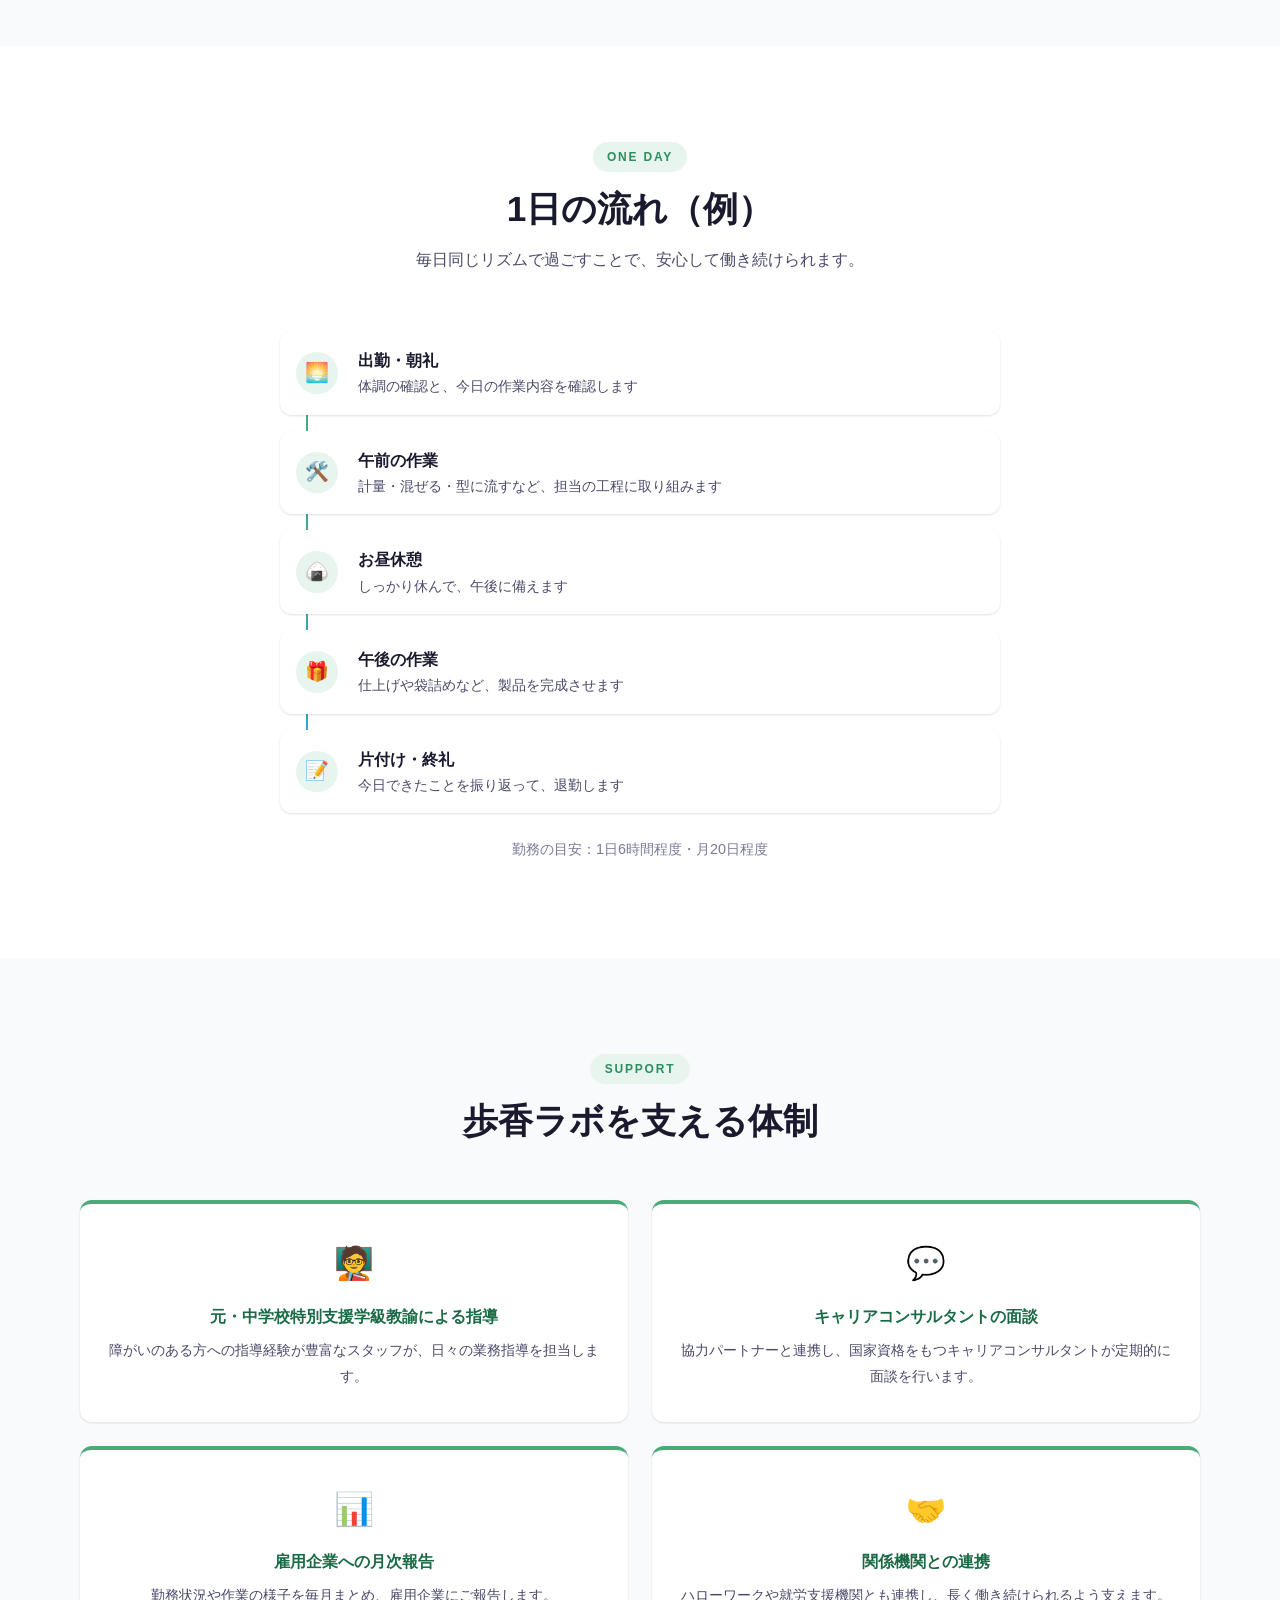
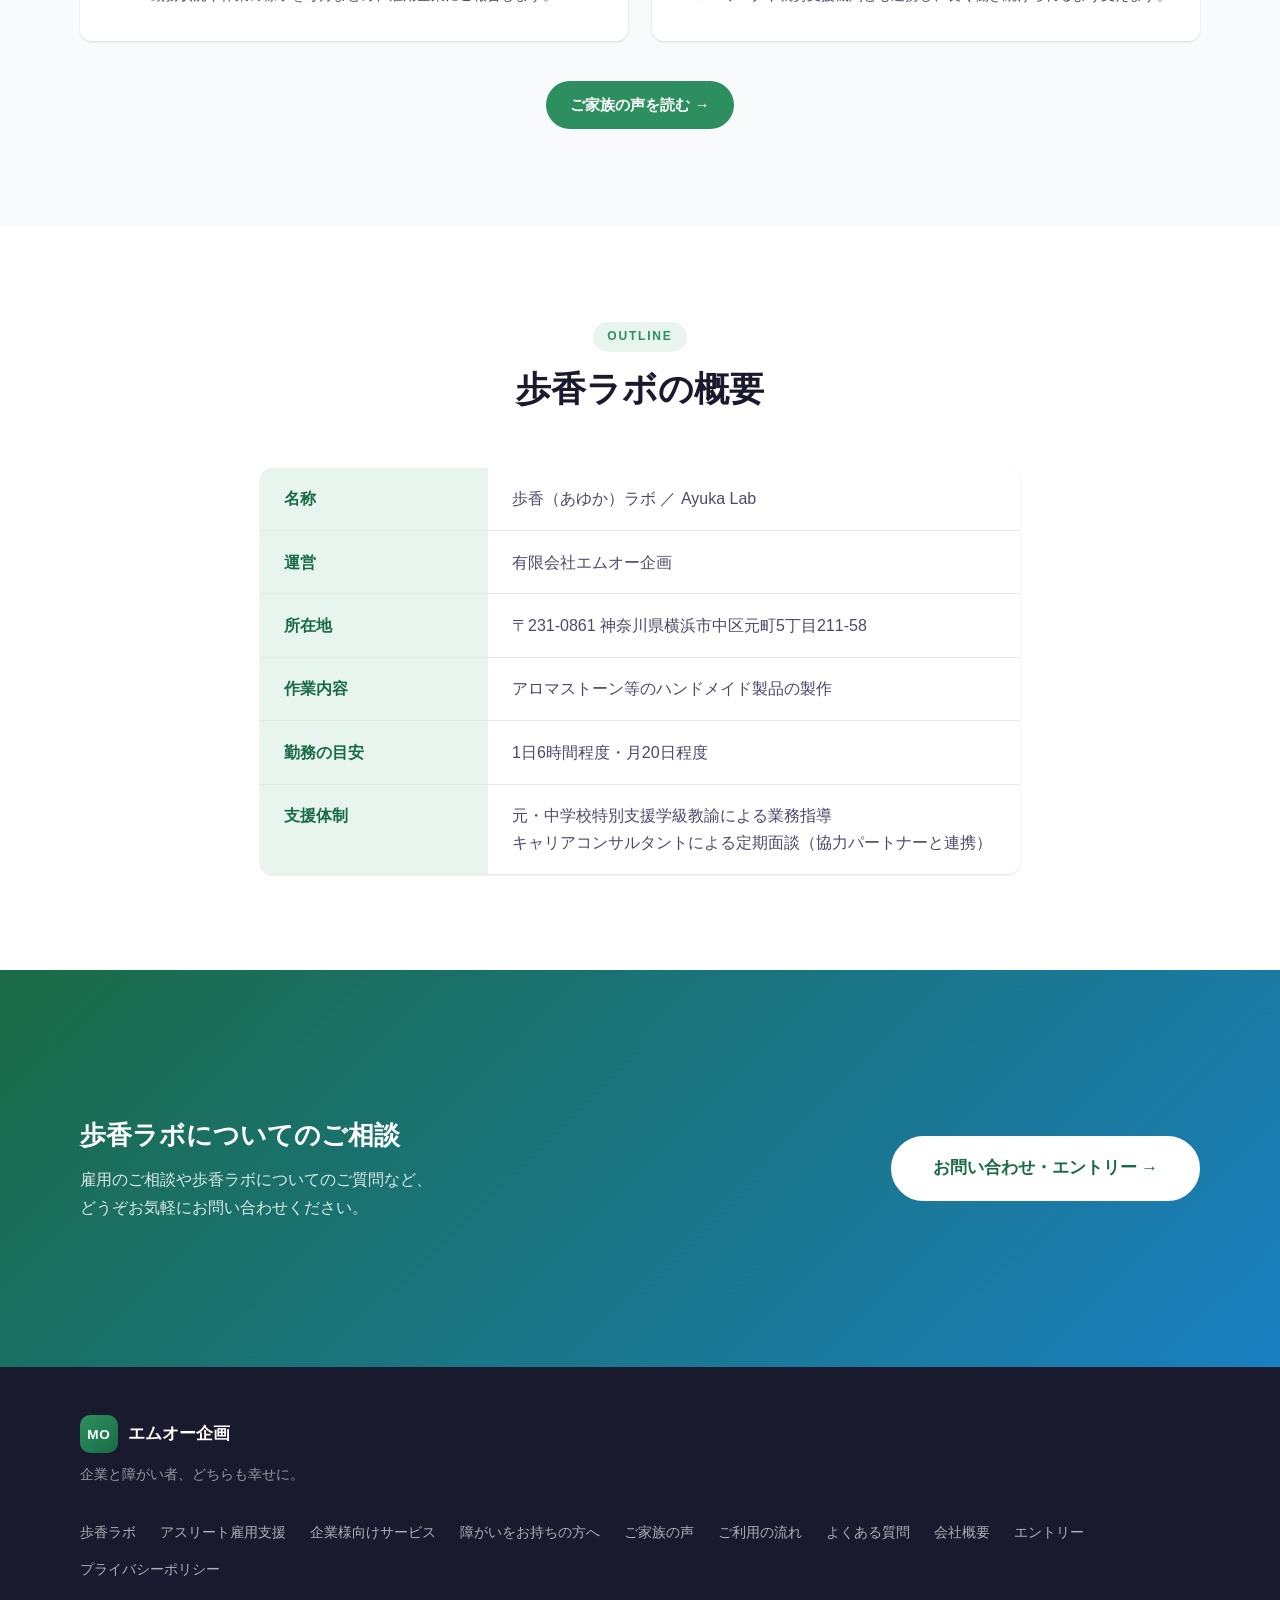
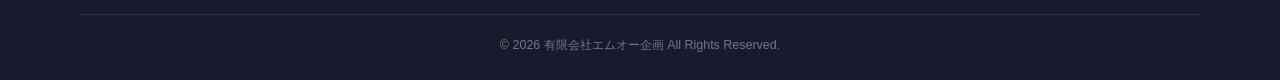
<file: ayuka-lab.html>
<!DOCTYPE html>
<html lang="ja">
<head>
  <meta charset="UTF-8">
  <meta name="viewport" content="width=device-width, initial-scale=1.0">
  <meta name="description" content="有限会社エムオー企画が運営する就労施設「歩香（あゆか）ラボ」。障がいのある方がスタッフのサポートを受けながら、アロマストーンなどのハンドメイド製品をつくっています。">
  <title>歩香ラボ（アロマストーン製作） | 有限会社エムオー企画</title>
  <link rel="icon" href="favicon.ico" sizes="any">
  <link rel="icon" href="favicon.svg" type="image/svg+xml">
  <link rel="apple-touch-icon" href="apple-touch-icon.png">
  <link rel="stylesheet" href="css/style.css">
</head>
<body>

  <header class="header" id="header">
    <div class="header__inner container">
      <a href="index.html" class="header__logo">
        <span class="header__logo-mark">MO</span>
        <span class="header__logo-text">エムオー企画</span>
      </a>
      <nav class="header__nav" id="headerNav">
        <ul class="header__nav-list">
          <li class="header__nav-item--sp"><a href="index.html" class="header__nav-link">トップ</a></li>
          <li><a href="ayuka-lab.html" class="header__nav-link is-current">歩香ラボ</a></li>
          <li><a href="athlete.html" class="header__nav-link">アスリート雇用</a></li>
          <li><a href="service-company.html" class="header__nav-link">企業様へ</a></li>
          <li><a href="service-worker.html" class="header__nav-link">障がいをお持ちの方へ</a></li>
          <li><a href="voice.html" class="header__nav-link">ご家族の声</a></li>
          <li><a href="flow.html" class="header__nav-link">ご利用の流れ</a></li>
          <li><a href="faq.html" class="header__nav-link">よくある質問</a></li>
          <li><a href="company.html" class="header__nav-link">会社概要</a></li>
        </ul>
        <a href="entry.html" class="btn btn--primary header__cta">エントリー</a>
      </nav>
      <button class="header__hamburger" id="hamburger" aria-label="メニューを開く" aria-expanded="false">
        <span></span><span></span><span></span>
      </button>
    </div>
  </header>

  <!-- PAGE HERO -->
  <section class="page-hero page-hero--lab">
    <div class="page-hero__inner container">
      <p class="page-hero__label">OUR BUSINESS 01</p>
      <h1 class="page-hero__title">歩香（あゆか）ラボ<span class="page-hero__sub-en">AYUKA LAB</span></h1>
      <p class="page-hero__desc">香りのものづくりを通して、一歩ずつ自立へ。<br>エムオー企画が運営する、アロマストーン製作の就労の場です。</p>
    </div>
  </section>

  <!-- INTRO -->
  <section class="page-intro section">
    <div class="container">
      <div class="page-intro__inner fade-in">
        <div class="page-intro__text">
          <h2 class="page-intro__title">「働く場所がある」ことを、<br>あたりまえに。</h2>
          <p class="page-intro__desc">歩香ラボは、企業に雇用された障がいのある方が毎日通い、アロマストーンなどのハンドメイド製品をつくる社外の就労施設です。エムオー企画が施設の運営と、日々の業務指導・就業管理を担っています。</p>
          <p class="page-intro__desc">重度の障がいのある方も、スタッフのサポートを受けながら、自分のペースで「ものづくり」に取り組んでいます。つくった製品は雇用企業で実際に使われ、成果が目に見える仕事になっています。</p>
        </div>
        <div class="page-intro__img">
          <img src="images/workplace.jpg" alt="作業テーブルとモニタを備えた歩香ラボの室内" class="page-intro__photo" width="1200" height="900" loading="lazy">
        </div>
      </div>
    </div>
  </section>

  <!-- NAME -->
  <section class="section section--tint">
    <div class="container">
      <div class="section-header fade-in">
        <p class="section-label">CONCEPT</p>
        <h2 class="section-title">名前に込めた想い</h2>
      </div>
      <div class="name-cards fade-in">
        <div class="name-card">
          <p class="name-card__kanji">歩</p>
          <h3 class="name-card__title">自立への「歩み」</h3>
          <p class="name-card__desc">焦らず、信頼を積み重ねながら一歩ずつ。<br>働く方それぞれのペースを大切にします。</p>
        </div>
        <div class="name-card">
          <p class="name-card__kanji">香</p>
          <h3 class="name-card__title">つくり出す「香り」</h3>
          <p class="name-card__desc">働く方が一つひとつ手づくりする<br>アロマストーンそのものを表しています。</p>
        </div>
      </div>
    </div>
  </section>

  <!-- PROCESS -->
  <section class="section">
    <div class="container">
      <div class="section-header fade-in">
        <p class="section-label">WORK</p>
        <h2 class="section-title">どんな仕事をしているの？</h2>
        <p class="section-desc">アロマストーンづくりは、工程ごとに作業を分けられるのが特長です。<br>一人ひとりの得意なことに合わせて、できる工程から取り組みます。</p>
      </div>
      <ol class="process__list fade-in">
        <li class="process__item">
          <div class="process__icon">⚖️</div>
          <h3 class="process__title">計量</h3>
          <p class="process__desc">材料をはかりで正確に量ります</p>
        </li>
        <li class="process__item">
          <div class="process__icon">🥣</div>
          <h3 class="process__title">混ぜる</h3>
          <p class="process__desc">材料と色・香りを合わせて練り混ぜます</p>
        </li>
        <li class="process__item">
          <div class="process__icon">🌸</div>
          <h3 class="process__title">型に流す</h3>
          <p class="process__desc">花などの形の型に流し込みます</p>
        </li>
        <li class="process__item">
          <div class="process__icon">🌤️</div>
          <h3 class="process__title">乾燥・仕上げ</h3>
          <p class="process__desc">しっかり乾かし、形を整えます</p>
        </li>
        <li class="process__item">
          <div class="process__icon">🎁</div>
          <h3 class="process__title">袋詰め</h3>
          <p class="process__desc">メッセージカードを添えてラッピングします</p>
        </li>
      </ol>

      <div class="split fade-in" style="margin-top: 4rem;">
        <div>
          <img src="images/support-worker.jpg" alt="スタッフのサポートを受けながら材料を混ぜる作業の様子" class="split__photo split__photo--wide" width="1200" height="900" loading="lazy">
        </div>
        <div>
          <h3 class="split__title">となりで支えるから、<br>はじめてでも大丈夫。</h3>
          <p class="split__desc">作業はスタッフがそばについて、手順を一つずつ確認しながら進めます。元・中学校特別支援学級の教諭が日々の業務指導を担当し、障がい特性に合わせた教え方・道具の工夫を重ねています。</p>
          <ul class="check-list">
            <li>工程を細かく分け、できることから少しずつ</li>
            <li>得意なこと・苦手なことに合わせて担当を調整</li>
            <li>体調や気持ちの変化にも日々目を配ります</li>
          </ul>
        </div>
      </div>
    </div>
  </section>

  <!-- PRODUCTS -->
  <section class="section section--tint">
    <div class="container">
      <div class="split fade-in">
        <div class="split__photos">
          <img src="images/aroma-stones.jpg" alt="トレーに並べられた青い花形のアロマストーン" class="split__photo split__photo--portrait" width="900" height="1200" loading="lazy">
          <img src="images/aroma-gift.jpg" alt="thank youカードを添えて袋詰めされたアロマストーン" class="split__photo split__photo--portrait" width="900" height="1200" loading="lazy">
        </div>
        <div>
          <p class="section-label" style="text-align:left;">PRODUCTS</p>
          <h2 class="split__title">つくった製品が、<br>誰かの手に届く。</h2>
          <p class="split__desc">歩香ラボでつくられたアロマストーンは、雇用企業の社内配布やノベルティとして実際に使われています。</p>
          <p class="split__desc">「自分のつくったものが役に立っている」という実感が、働く方の自信と、次の一歩につながっています。</p>
        </div>
      </div>
    </div>
  </section>

  <!-- DAY -->
  <section class="section">
    <div class="container">
      <div class="section-header fade-in">
        <p class="section-label">ONE DAY</p>
        <h2 class="section-title">1日の流れ（例）</h2>
        <p class="section-desc">毎日同じリズムで過ごすことで、安心して働き続けられます。</p>
      </div>
      <div class="day__list fade-in">
        <div class="day__item">
          <div class="day__icon">🌅</div>
          <div>
            <p class="day__title">出勤・朝礼</p>
            <p class="day__desc">体調の確認と、今日の作業内容を確認します</p>
          </div>
        </div>
        <div class="day__item">
          <div class="day__icon">🛠️</div>
          <div>
            <p class="day__title">午前の作業</p>
            <p class="day__desc">計量・混ぜる・型に流すなど、担当の工程に取り組みます</p>
          </div>
        </div>
        <div class="day__item">
          <div class="day__icon">🍙</div>
          <div>
            <p class="day__title">お昼休憩</p>
            <p class="day__desc">しっかり休んで、午後に備えます</p>
          </div>
        </div>
        <div class="day__item">
          <div class="day__icon">🎁</div>
          <div>
            <p class="day__title">午後の作業</p>
            <p class="day__desc">仕上げや袋詰めなど、製品を完成させます</p>
          </div>
        </div>
        <div class="day__item">
          <div class="day__icon">📝</div>
          <div>
            <p class="day__title">片付け・終礼</p>
            <p class="day__desc">今日できたことを振り返って、退勤します</p>
          </div>
        </div>
      </div>
      <p class="day__note">勤務の目安：1日6時間程度・月20日程度</p>
    </div>
  </section>

  <!-- SUPPORT -->
  <section class="section section--tint">
    <div class="container">
      <div class="section-header fade-in">
        <p class="section-label">SUPPORT</p>
        <h2 class="section-title">歩香ラボを支える体制</h2>
      </div>
      <div class="voice__list fade-in">
        <div class="voice__item">
          <div class="voice__item-icon">🧑‍🏫</div>
          <h3 class="voice__item-title">元・中学校特別支援学級教諭による指導</h3>
          <p class="voice__item-desc">障がいのある方への指導経験が豊富なスタッフが、日々の業務指導を担当します。</p>
        </div>
        <div class="voice__item">
          <div class="voice__item-icon">💬</div>
          <h3 class="voice__item-title">キャリアコンサルタントの面談</h3>
          <p class="voice__item-desc">協力パートナーと連携し、国家資格をもつキャリアコンサルタントが定期的に面談を行います。</p>
        </div>
        <div class="voice__item">
          <div class="voice__item-icon">📊</div>
          <h3 class="voice__item-title">雇用企業への月次報告</h3>
          <p class="voice__item-desc">勤務状況や作業の様子を毎月まとめ、雇用企業にご報告します。</p>
        </div>
        <div class="voice__item">
          <div class="voice__item-icon">🤝</div>
          <h3 class="voice__item-title">関係機関との連携</h3>
          <p class="voice__item-desc">ハローワークや就労支援機関とも連携し、長く働き続けられるよう支えます。</p>
        </div>
      </div>
      <div class="flow__cta fade-in" style="margin-top: 2.5rem;">
        <a href="voice.html" class="btn btn--primary">ご家族の声を読む →</a>
      </div>
    </div>
  </section>

  <!-- OUTLINE -->
  <section class="section">
    <div class="container">
      <div class="section-header fade-in">
        <p class="section-label">OUTLINE</p>
        <h2 class="section-title">歩香ラボの概要</h2>
      </div>
      <table class="info-table fade-in">
        <tbody>
          <tr><th scope="row">名称</th><td>歩香（あゆか）ラボ ／ Ayuka Lab</td></tr>
          <tr><th scope="row">運営</th><td>有限会社エムオー企画</td></tr>
          <tr><th scope="row">所在地</th><td>〒231-0861 神奈川県横浜市中区元町5丁目211-58</td></tr>
          <tr><th scope="row">作業内容</th><td>アロマストーン等のハンドメイド製品の製作</td></tr>
          <tr><th scope="row">勤務の目安</th><td>1日6時間程度・月20日程度</td></tr>
          <tr><th scope="row">支援体制</th><td>元・中学校特別支援学級教諭による業務指導<br>キャリアコンサルタントによる定期面談（協力パートナーと連携）</td></tr>
        </tbody>
      </table>
    </div>
  </section>

  <!-- CTA -->
  <section class="cta-banner section">
    <div class="container">
      <div class="cta-banner__inner fade-in">
        <div class="cta-banner__text">
          <h2 class="cta-banner__title">歩香ラボについてのご相談</h2>
          <p class="cta-banner__desc">雇用のご相談や歩香ラボについてのご質問など、<br>どうぞお気軽にお問い合わせください。</p>
        </div>
        <div class="cta-banner__btns">
          <a href="entry.html" class="btn btn--white btn--lg">お問い合わせ・エントリー →</a>
        </div>
      </div>
    </div>
  </section>

  <footer class="footer">
    <div class="container">
      <div class="footer__inner">
        <div class="footer__brand">
          <a href="index.html" class="header__logo">
            <span class="header__logo-mark">MO</span>
            <span class="header__logo-text footer__logo-text">エムオー企画</span>
          </a>
          <p class="footer__tagline">企業と障がい者、どちらも幸せに。</p>
        </div>
        <nav class="footer__nav" aria-label="フッターナビゲーション">
          <ul class="footer__nav-list">
            <li><a href="ayuka-lab.html">歩香ラボ</a></li>
            <li><a href="athlete.html">アスリート雇用支援</a></li>
            <li><a href="service-company.html">企業様向けサービス</a></li>
            <li><a href="service-worker.html">障がいをお持ちの方へ</a></li>
            <li><a href="voice.html">ご家族の声</a></li>
            <li><a href="flow.html">ご利用の流れ</a></li>
            <li><a href="faq.html">よくある質問</a></li>
            <li><a href="company.html">会社概要</a></li>
            <li><a href="entry.html">エントリー</a></li>
            <li><a href="privacy.html">プライバシーポリシー</a></li>
          </ul>
        </nav>
      </div>
      <div class="footer__bottom">
        <p class="footer__copy">&copy; 2026 有限会社エムオー企画 All Rights Reserved.</p>
      </div>
    </div>
  </footer>

  <a href="#top" class="back-to-top" id="backToTop" aria-label="ページトップへ">↑</a>
  <script src="js/main.js"></script>
</body>
</html>
</file>
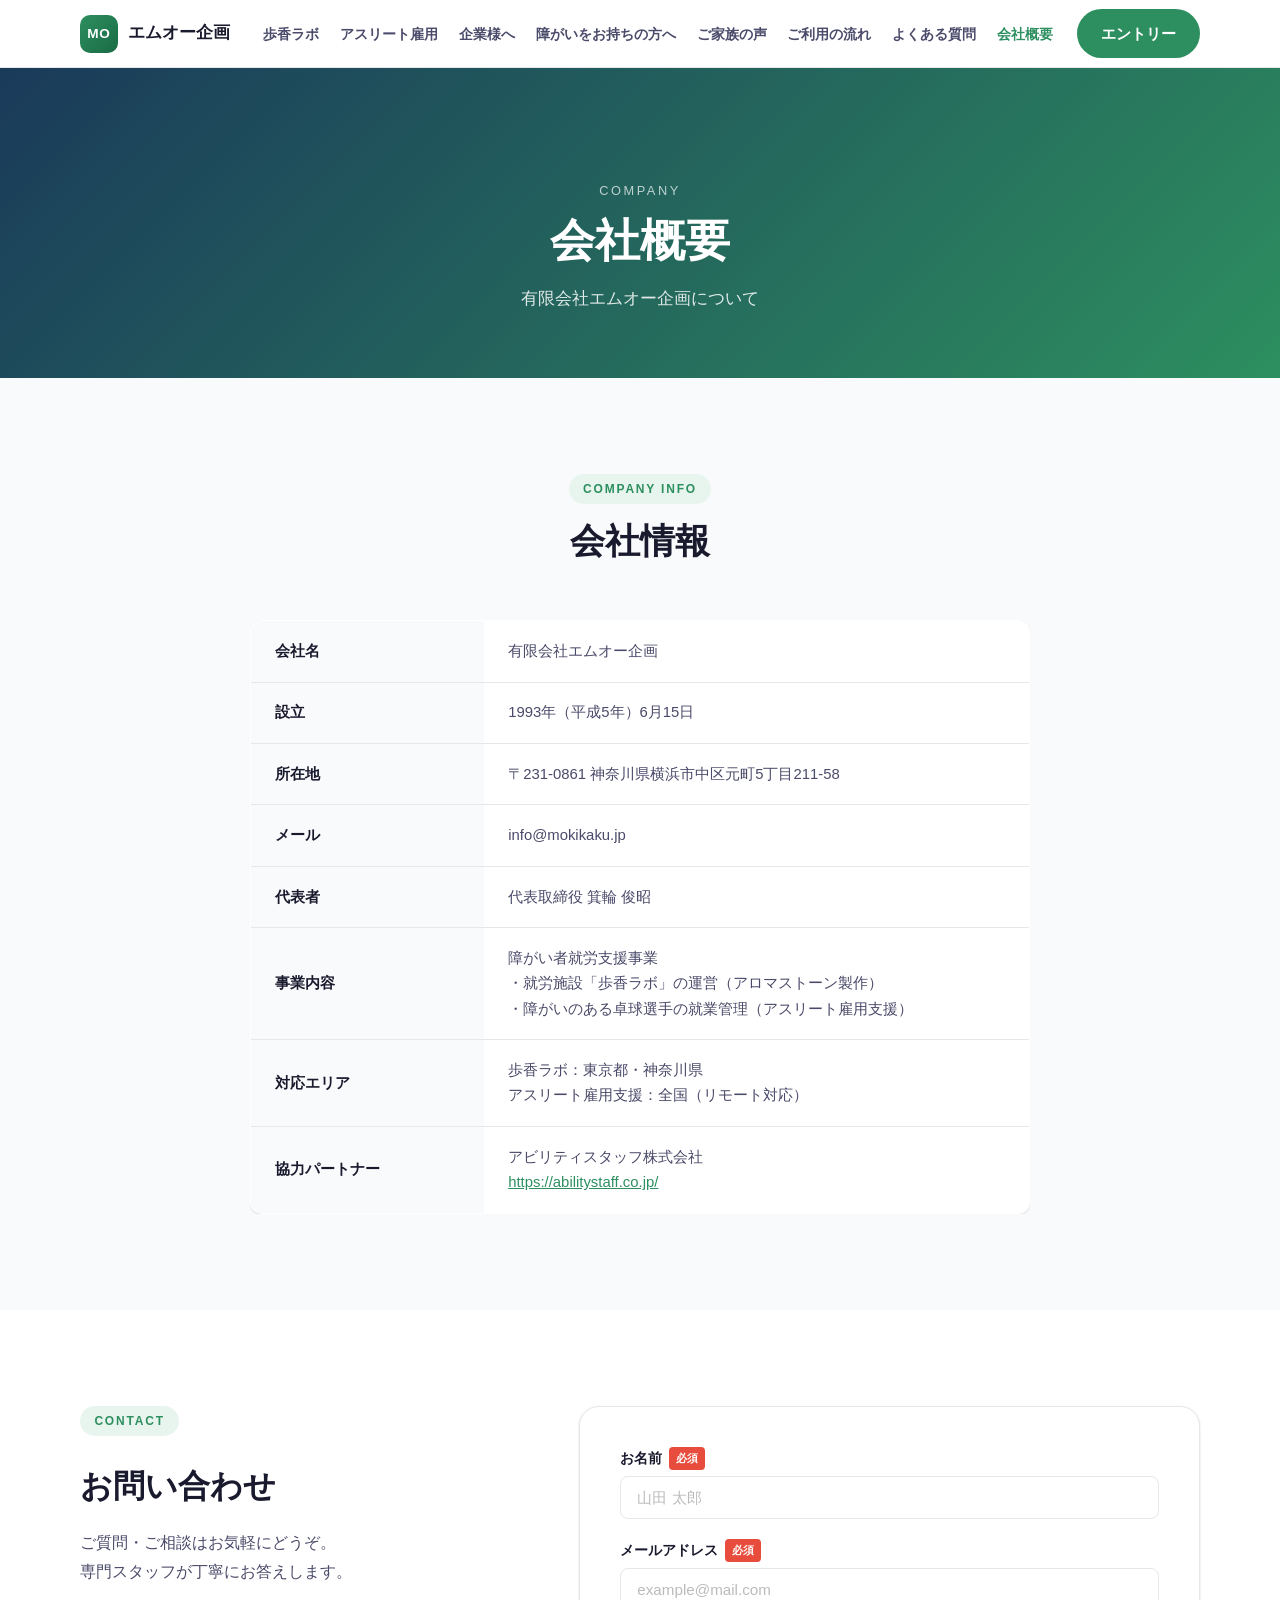
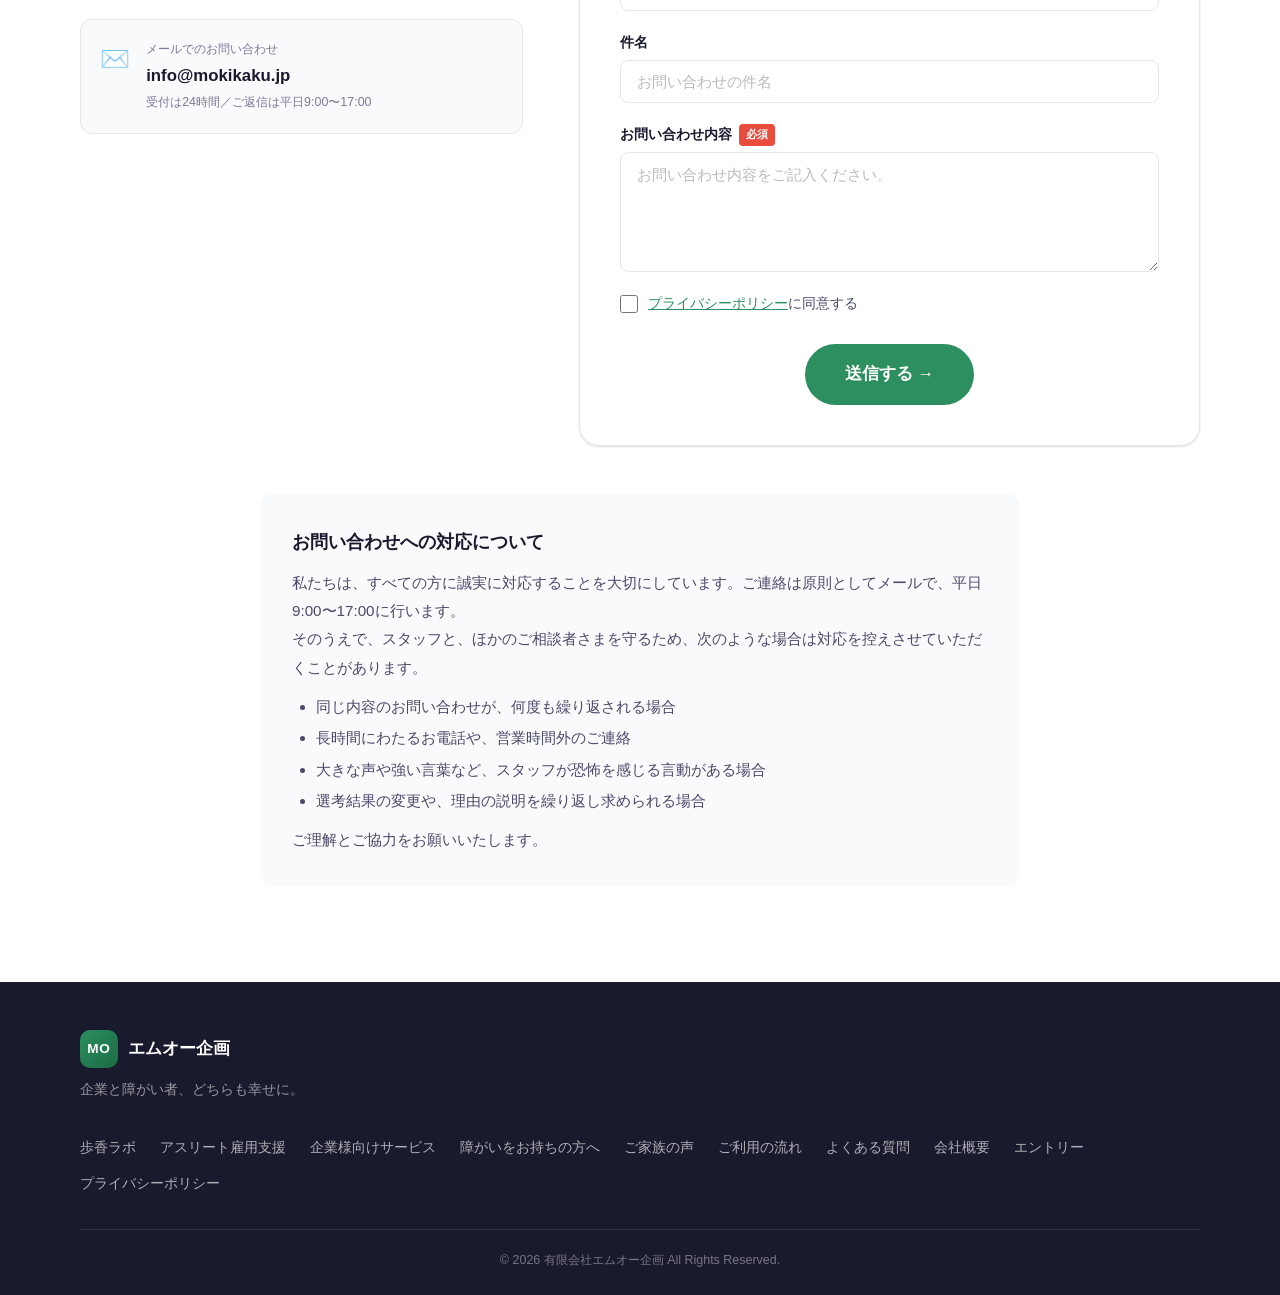
<file: company.html>
<!DOCTYPE html>
<html lang="ja">
<head>
  <meta charset="UTF-8">
  <meta name="viewport" content="width=device-width, initial-scale=1.0">
  <meta name="description" content="有限会社エムオー企画 会社概要。障がい者就労支援事業を行う有限会社エムオー企画の会社情報です。">
  <title>会社概要 | 有限会社エムオー企画</title>
  <link rel="icon" href="favicon.ico" sizes="any">
  <link rel="icon" href="favicon.svg" type="image/svg+xml">
  <link rel="apple-touch-icon" href="apple-touch-icon.png">
  <link rel="stylesheet" href="css/style.css">
</head>
<body>

  <header class="header" id="header">
    <div class="header__inner container">
      <a href="index.html" class="header__logo">
        <span class="header__logo-mark">MO</span>
        <span class="header__logo-text">エムオー企画</span>
      </a>
      <nav class="header__nav" id="headerNav">
        <ul class="header__nav-list">
          <li class="header__nav-item--sp"><a href="index.html" class="header__nav-link">トップ</a></li>
          <li><a href="ayuka-lab.html" class="header__nav-link">歩香ラボ</a></li>
          <li><a href="athlete.html" class="header__nav-link">アスリート雇用</a></li>
          <li><a href="service-company.html" class="header__nav-link">企業様へ</a></li>
          <li><a href="service-worker.html" class="header__nav-link">障がいをお持ちの方へ</a></li>
          <li><a href="voice.html" class="header__nav-link">ご家族の声</a></li>
          <li><a href="flow.html" class="header__nav-link">ご利用の流れ</a></li>
          <li><a href="faq.html" class="header__nav-link">よくある質問</a></li>
          <li><a href="company.html" class="header__nav-link is-current">会社概要</a></li>
        </ul>
        <a href="entry.html" class="btn btn--primary header__cta">エントリー</a>
      </nav>
      <button class="header__hamburger" id="hamburger" aria-label="メニューを開く" aria-expanded="false">
        <span></span><span></span><span></span>
      </button>
    </div>
  </header>

  <!-- PAGE HERO -->
  <section class="page-hero page-hero--company-info">
    <div class="page-hero__inner container">
      <p class="page-hero__label">COMPANY</p>
      <h1 class="page-hero__title">会社概要</h1>
      <p class="page-hero__desc">有限会社エムオー企画について</p>
    </div>
  </section>

  <!-- COMPANY TABLE -->
  <section class="company section" id="company">
    <div class="container">
      <div class="section-header fade-in">
        <p class="section-label">COMPANY INFO</p>
        <h2 class="section-title">会社情報</h2>
      </div>
      <div class="company__table-wrap fade-in">
        <table class="company__table">
          <tbody>
            <tr>
              <th scope="row">会社名</th>
              <td>有限会社エムオー企画</td>
            </tr>
            <tr>
              <th scope="row">設立</th>
              <td>1993年（平成5年）6月15日</td>
            </tr>
            <tr>
              <th scope="row">所在地</th>
              <td>〒231-0861 神奈川県横浜市中区元町5丁目211-58</td>
            </tr>
            <tr>
              <th scope="row">メール</th>
              <td>info@mokikaku.jp</td>
            </tr>
            <tr>
              <th scope="row">代表者</th>
              <td>代表取締役 箕輪 俊昭</td>
            </tr>
            <tr>
              <th scope="row">事業内容</th>
              <td>障がい者就労支援事業<br>・就労施設「歩香ラボ」の運営（アロマストーン製作）<br>・障がいのある卓球選手の就業管理（アスリート雇用支援）</td>
            </tr>
            <tr>
              <th scope="row">対応エリア</th>
              <td>歩香ラボ：東京都・神奈川県<br>アスリート雇用支援：全国（リモート対応）</td>
            </tr>
            <tr>
              <th scope="row">協力パートナー</th>
              <td>アビリティスタッフ株式会社<br><a href="https://abilitystaff.co.jp/" class="form__link" target="_blank" rel="noopener">https://abilitystaff.co.jp/</a></td>
            </tr>
          </tbody>
        </table>
      </div>
    </div>
  </section>

  <!-- CONTACT -->
  <section class="contact section" id="contact">
    <div class="container">
      <div class="contact__inner fade-in">
        <div class="contact__text">
          <p class="section-label">CONTACT</p>
          <h2 class="contact__title">お問い合わせ</h2>
          <p class="contact__desc">ご質問・ご相談はお気軽にどうぞ。<br>専門スタッフが丁寧にお答えします。</p>
          <div class="contact__info">
            <div class="contact__info-item">
              <span class="contact__info-icon">✉️</span>
              <div>
                <p class="contact__info-label">メールでのお問い合わせ</p>
                <p class="contact__info-value">info@mokikaku.jp</p>
                <p class="contact__info-note">受付は24時間／ご返信は平日9:00〜17:00</p>
              </div>
            </div>
          </div>
        </div>
        <div class="contact__form-wrap">
          <form class="form" action="send.php" method="post" novalidate>
            <input type="hidden" name="form_type" value="contact">
            <div style="position:absolute;left:-9999px;top:-9999px;" aria-hidden="true">
              <label for="ct-website">Webサイト</label>
              <input type="text" id="ct-website" name="website" tabindex="-1" autocomplete="off">
            </div>
            <div class="form__group">
              <label class="form__label" for="ct-name">お名前 <span class="form__required">必須</span></label>
              <input class="form__input" type="text" id="ct-name" name="name" placeholder="山田 太郎" required>
            </div>
            <div class="form__group">
              <label class="form__label" for="ct-email">メールアドレス <span class="form__required">必須</span></label>
              <input class="form__input" type="email" id="ct-email" name="email" placeholder="example@mail.com" required>
            </div>
            <div class="form__group">
              <label class="form__label" for="ct-subject">件名</label>
              <input class="form__input" type="text" id="ct-subject" name="subject" placeholder="お問い合わせの件名">
            </div>
            <div class="form__group">
              <label class="form__label" for="ct-message">お問い合わせ内容 <span class="form__required">必須</span></label>
              <textarea class="form__textarea" id="ct-message" name="message" placeholder="お問い合わせ内容をご記入ください。" rows="4" required></textarea>
            </div>
            <div class="form__group">
              <label class="form__check">
                <input type="checkbox" name="privacy" required>
                <span><a href="privacy.html" class="form__link" target="_blank" rel="noopener">プライバシーポリシー</a>に同意する</span>
              </label>
            </div>
            <div class="form__submit">
              <button type="submit" class="btn btn--primary btn--lg">送信する →</button>
            </div>
          </form>
        </div>
      </div>
      <div class="policy__box fade-in" id="contact-policy">
        <h3 class="policy__title">お問い合わせへの対応について</h3>
        <p>私たちは、すべての方に誠実に対応することを大切にしています。ご連絡は原則としてメールで、平日9:00〜17:00に行います。</p>
        <p>そのうえで、スタッフと、ほかのご相談者さまを守るため、次のような場合は対応を控えさせていただくことがあります。</p>
        <ul class="policy__list">
          <li>同じ内容のお問い合わせが、何度も繰り返される場合</li>
          <li>長時間にわたるお電話や、営業時間外のご連絡</li>
          <li>大きな声や強い言葉など、スタッフが恐怖を感じる言動がある場合</li>
          <li>選考結果の変更や、理由の説明を繰り返し求められる場合</li>
        </ul>
        <p>ご理解とご協力をお願いいたします。</p>
      </div>
    </div>
  </section>

  <footer class="footer">
    <div class="container">
      <div class="footer__inner">
        <div class="footer__brand">
          <a href="index.html" class="header__logo">
            <span class="header__logo-mark">MO</span>
            <span class="header__logo-text footer__logo-text">エムオー企画</span>
          </a>
          <p class="footer__tagline">企業と障がい者、どちらも幸せに。</p>
        </div>
        <nav class="footer__nav" aria-label="フッターナビゲーション">
          <ul class="footer__nav-list">
            <li><a href="ayuka-lab.html">歩香ラボ</a></li>
            <li><a href="athlete.html">アスリート雇用支援</a></li>
            <li><a href="service-company.html">企業様向けサービス</a></li>
            <li><a href="service-worker.html">障がいをお持ちの方へ</a></li>
            <li><a href="voice.html">ご家族の声</a></li>
            <li><a href="flow.html">ご利用の流れ</a></li>
            <li><a href="faq.html">よくある質問</a></li>
            <li><a href="company.html">会社概要</a></li>
            <li><a href="entry.html">エントリー</a></li>
            <li><a href="privacy.html">プライバシーポリシー</a></li>
          </ul>
        </nav>
      </div>
      <div class="footer__bottom">
        <p class="footer__copy">&copy; 2026 有限会社エムオー企画 All Rights Reserved.</p>
      </div>
    </div>
  </footer>

  <a href="#top" class="back-to-top" id="backToTop" aria-label="ページトップへ">↑</a>
  <script src="js/main.js"></script>
</body>
</html>
</file>
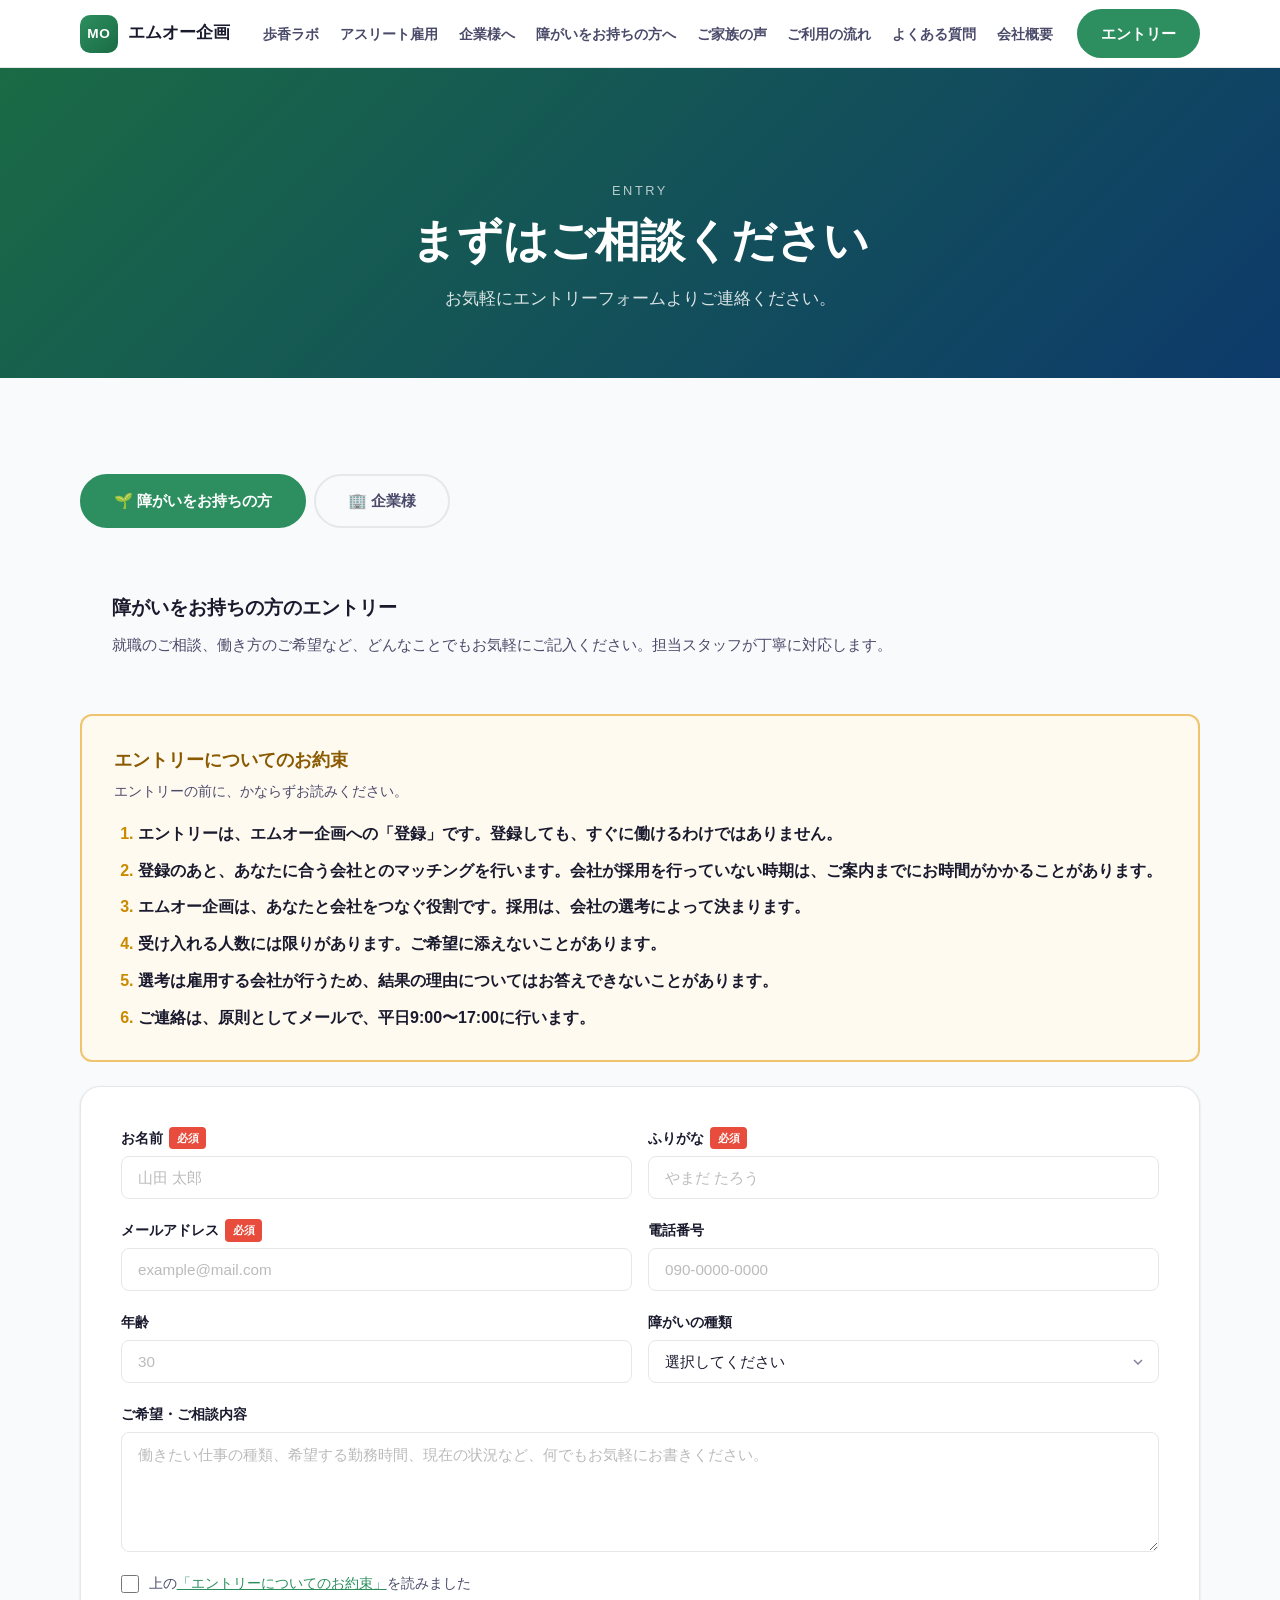
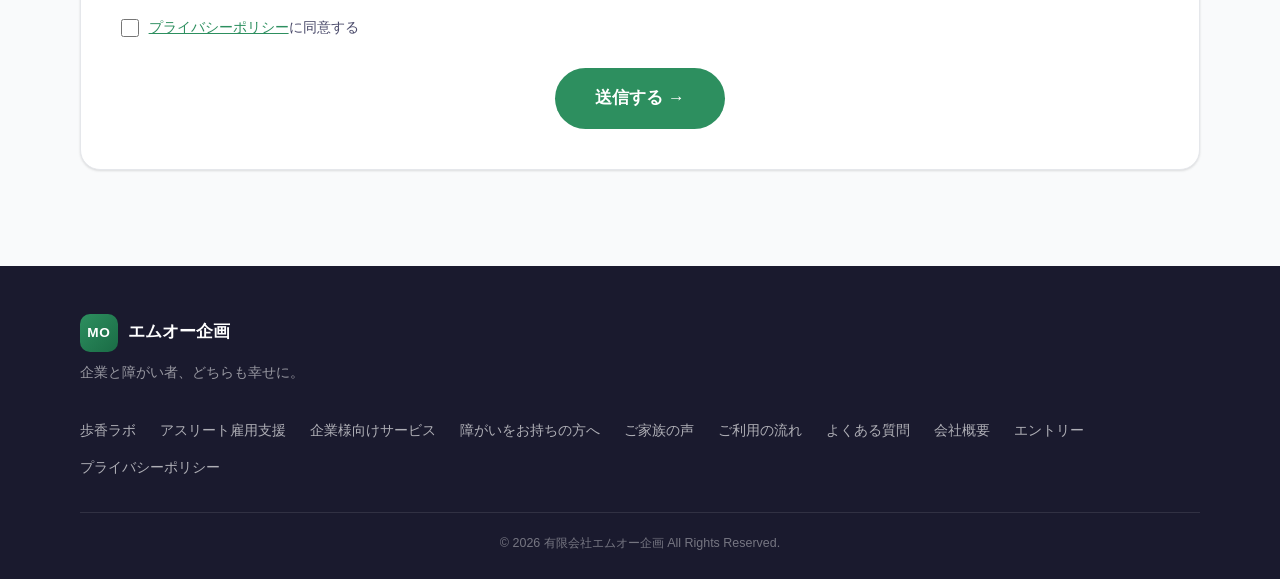
<file: entry.html>
<!DOCTYPE html>
<html lang="ja">
<head>
  <meta charset="UTF-8">
  <meta name="viewport" content="width=device-width, initial-scale=1.0">
  <meta name="description" content="有限会社エムオー企画 エントリー。企業様・障がいをお持ちの方、どちらもお気軽にご相談ください。">
  <title>エントリー | 有限会社エムオー企画</title>
  <link rel="icon" href="favicon.ico" sizes="any">
  <link rel="icon" href="favicon.svg" type="image/svg+xml">
  <link rel="apple-touch-icon" href="apple-touch-icon.png">
  <link rel="stylesheet" href="css/style.css">
</head>
<body>

  <header class="header" id="header">
    <div class="header__inner container">
      <a href="index.html" class="header__logo">
        <span class="header__logo-mark">MO</span>
        <span class="header__logo-text">エムオー企画</span>
      </a>
      <nav class="header__nav" id="headerNav">
        <ul class="header__nav-list">
          <li class="header__nav-item--sp"><a href="index.html" class="header__nav-link">トップ</a></li>
          <li><a href="ayuka-lab.html" class="header__nav-link">歩香ラボ</a></li>
          <li><a href="athlete.html" class="header__nav-link">アスリート雇用</a></li>
          <li><a href="service-company.html" class="header__nav-link">企業様へ</a></li>
          <li><a href="service-worker.html" class="header__nav-link">障がいをお持ちの方へ</a></li>
          <li><a href="voice.html" class="header__nav-link">ご家族の声</a></li>
          <li><a href="flow.html" class="header__nav-link">ご利用の流れ</a></li>
          <li><a href="faq.html" class="header__nav-link">よくある質問</a></li>
          <li><a href="company.html" class="header__nav-link">会社概要</a></li>
        </ul>
        <a href="entry.html" class="btn btn--primary header__cta is-current">エントリー</a>
      </nav>
      <button class="header__hamburger" id="hamburger" aria-label="メニューを開く" aria-expanded="false">
        <span></span><span></span><span></span>
      </button>
    </div>
  </header>

  <!-- PAGE HERO -->
  <section class="page-hero page-hero--entry">
    <div class="page-hero__inner container">
      <p class="page-hero__label">ENTRY</p>
      <h1 class="page-hero__title">まずはご相談ください</h1>
      <p class="page-hero__desc">お気軽にエントリーフォームよりご連絡ください。</p>
    </div>
  </section>

  <!-- ENTRY FORM -->
  <section class="entry section" id="entry">
    <div class="container">
      <div class="tab-group fade-in">
        <div class="tab-btns">
          <button class="tab-btn tab-btn--worker is-active" data-tab="entry-worker">🌱 障がいをお持ちの方</button>
          <button class="tab-btn tab-btn--company" data-tab="entry-company">🏢 企業様</button>
        </div>

        <div class="tab-content is-active" id="entry-worker">
          <div class="entry__intro">
            <h2 class="entry__intro-title">障がいをお持ちの方のエントリー</h2>
            <p class="entry__intro-desc">就職のご相談、働き方のご希望など、どんなことでもお気軽にご記入ください。担当スタッフが丁寧に対応します。</p>
          </div>
          <div class="promise" id="promise">
            <h3 class="promise__title">エントリーについてのお約束</h3>
            <p class="promise__lead">エントリーの前に、かならずお読みください。</p>
            <ol class="promise__list">
              <li>エントリーは、エムオー企画への「登録」です。登録しても、すぐに働けるわけではありません。</li>
              <li>登録のあと、あなたに合う会社とのマッチングを行います。会社が採用を行っていない時期は、ご案内までにお時間がかかることがあります。</li>
              <li>エムオー企画は、あなたと会社をつなぐ役割です。採用は、会社の選考によって決まります。</li>
              <li>受け入れる人数には限りがあります。ご希望に添えないことがあります。</li>
              <li>選考は雇用する会社が行うため、結果の理由についてはお答えできないことがあります。</li>
              <li>ご連絡は、原則としてメールで、平日9:00〜17:00に行います。</li>
            </ol>
          </div>
          <form class="form" action="send.php" method="post" novalidate data-success="ご登録ありがとうございました。<br>ご入力のメールアドレスに、受付確認メールをお送りしました。<br>内容を確認のうえ、担当者よりメールでご連絡いたします（平日9:00〜17:00）。<br>会社とのマッチングには、お時間がかかることがあります。">
            <input type="hidden" name="form_type" value="worker">
            <div style="position:absolute;left:-9999px;top:-9999px;" aria-hidden="true">
              <label for="w-website">Webサイト</label>
              <input type="text" id="w-website" name="website" tabindex="-1" autocomplete="off">
            </div>
            <div class="form__row form__row--half">
              <div class="form__group">
                <label class="form__label" for="w-name">お名前 <span class="form__required">必須</span></label>
                <input class="form__input" type="text" id="w-name" name="name" placeholder="山田 太郎" required>
              </div>
              <div class="form__group">
                <label class="form__label" for="w-kana">ふりがな <span class="form__required">必須</span></label>
                <input class="form__input" type="text" id="w-kana" name="kana" placeholder="やまだ たろう" required>
              </div>
            </div>
            <div class="form__row form__row--half">
              <div class="form__group">
                <label class="form__label" for="w-email">メールアドレス <span class="form__required">必須</span></label>
                <input class="form__input" type="email" id="w-email" name="email" placeholder="example@mail.com" required>
              </div>
              <div class="form__group">
                <label class="form__label" for="w-tel">電話番号</label>
                <input class="form__input" type="tel" id="w-tel" name="tel" placeholder="090-0000-0000">
              </div>
            </div>
            <div class="form__row form__row--half">
              <div class="form__group">
                <label class="form__label" for="w-age">年齢</label>
                <input class="form__input" type="number" id="w-age" name="age" placeholder="30" min="15" max="99">
              </div>
              <div class="form__group">
                <label class="form__label" for="w-disability">障がいの種類</label>
                <select class="form__select" id="w-disability" name="disability">
                  <option value="">選択してください</option>
                  <option value="physical">身体障がい</option>
                  <option value="mental">精神障がい</option>
                  <option value="intellectual">知的障がい</option>
                  <option value="developmental">発達障がい</option>
                  <option value="other">その他・未診断</option>
                </select>
              </div>
            </div>
            <div class="form__group">
              <label class="form__label" for="w-message">ご希望・ご相談内容</label>
              <textarea class="form__textarea" id="w-message" name="message" placeholder="働きたい仕事の種類、希望する勤務時間、現在の状況など、何でもお気軽にお書きください。" rows="5"></textarea>
            </div>
            <div class="form__group">
              <label class="form__check">
                <input type="checkbox" name="promise" value="1" required>
                <span>上の<a href="#promise" class="form__link">「エントリーについてのお約束」</a>を読みました</span>
              </label>
            </div>
            <div class="form__group">
              <label class="form__check">
                <input type="checkbox" name="privacy" required>
                <span><a href="privacy.html" class="form__link" target="_blank" rel="noopener">プライバシーポリシー</a>に同意する</span>
              </label>
            </div>
            <div class="form__submit">
              <button type="submit" class="btn btn--primary btn--lg">送信する →</button>
            </div>
          </form>
        </div>

        <div class="tab-content" id="entry-company">
          <div class="entry__intro">
            <h2 class="entry__intro-title">企業様のエントリー</h2>
            <p class="entry__intro-desc">障がい者雇用のご検討・ご相談など、まずはお気軽にご連絡ください。担当者より折り返しご連絡いたします。</p>
          </div>
          <form class="form" action="send.php" method="post" novalidate>
            <input type="hidden" name="form_type" value="company">
            <div style="position:absolute;left:-9999px;top:-9999px;" aria-hidden="true">
              <label for="c-website">Webサイト</label>
              <input type="text" id="c-website" name="website" tabindex="-1" autocomplete="off">
            </div>
            <div class="form__row form__row--half">
              <div class="form__group">
                <label class="form__label" for="c-company">会社名 <span class="form__required">必須</span></label>
                <input class="form__input" type="text" id="c-company" name="company" placeholder="株式会社〇〇" required>
              </div>
              <div class="form__group">
                <label class="form__label" for="c-dept">部署名</label>
                <input class="form__input" type="text" id="c-dept" name="dept" placeholder="人事部">
              </div>
            </div>
            <div class="form__row form__row--half">
              <div class="form__group">
                <label class="form__label" for="c-name">担当者名 <span class="form__required">必須</span></label>
                <input class="form__input" type="text" id="c-name" name="name" placeholder="田中 花子" required>
              </div>
              <div class="form__group">
                <label class="form__label" for="c-email">メールアドレス <span class="form__required">必須</span></label>
                <input class="form__input" type="email" id="c-email" name="email" placeholder="tanaka@company.co.jp" required>
              </div>
            </div>
            <div class="form__row form__row--half">
              <div class="form__group">
                <label class="form__label" for="c-tel">電話番号 <span class="form__required">必須</span></label>
                <input class="form__input" type="tel" id="c-tel" name="tel" placeholder="03-0000-0000" required>
              </div>
              <div class="form__group">
                <label class="form__label" for="c-size">従業員規模</label>
                <select class="form__select" id="c-size" name="size">
                  <option value="">選択してください</option>
                  <option value="1-50">1〜50名</option>
                  <option value="51-100">51〜100名</option>
                  <option value="101-300">101〜300名</option>
                  <option value="301-1000">301〜1000名</option>
                  <option value="1001+">1001名以上</option>
                </select>
              </div>
            </div>
            <div class="form__group">
              <label class="form__label" for="c-count">希望する雇用人数</label>
              <select class="form__select" id="c-count" name="count">
                <option value="">選択してください</option>
                <option value="1">1名</option>
                <option value="2-3">2〜3名</option>
                <option value="4-5">4〜5名</option>
                <option value="6-10">6〜10名</option>
                <option value="11+">11名以上</option>
              </select>
            </div>
            <div class="form__group">
              <label class="form__label" for="c-message">ご要望・ご相談内容</label>
              <textarea class="form__textarea" id="c-message" name="message" placeholder="業務内容、現在の状況、お困りのことなど、何でもお気軽にお書きください。" rows="5"></textarea>
            </div>
            <div class="form__group">
              <label class="form__check">
                <input type="checkbox" name="privacy" required>
                <span><a href="privacy.html" class="form__link" target="_blank" rel="noopener">プライバシーポリシー</a>に同意する</span>
              </label>
            </div>
            <div class="form__submit">
              <button type="submit" class="btn btn--accent btn--lg">送信する →</button>
            </div>
          </form>
        </div>
      </div>

    </div>
  </section>

  <footer class="footer">
    <div class="container">
      <div class="footer__inner">
        <div class="footer__brand">
          <a href="index.html" class="header__logo">
            <span class="header__logo-mark">MO</span>
            <span class="header__logo-text footer__logo-text">エムオー企画</span>
          </a>
          <p class="footer__tagline">企業と障がい者、どちらも幸せに。</p>
        </div>
        <nav class="footer__nav" aria-label="フッターナビゲーション">
          <ul class="footer__nav-list">
            <li><a href="ayuka-lab.html">歩香ラボ</a></li>
            <li><a href="athlete.html">アスリート雇用支援</a></li>
            <li><a href="service-company.html">企業様向けサービス</a></li>
            <li><a href="service-worker.html">障がいをお持ちの方へ</a></li>
            <li><a href="voice.html">ご家族の声</a></li>
            <li><a href="flow.html">ご利用の流れ</a></li>
            <li><a href="faq.html">よくある質問</a></li>
            <li><a href="company.html">会社概要</a></li>
            <li><a href="entry.html">エントリー</a></li>
            <li><a href="privacy.html">プライバシーポリシー</a></li>
          </ul>
        </nav>
      </div>
      <div class="footer__bottom">
        <p class="footer__copy">&copy; 2026 有限会社エムオー企画 All Rights Reserved.</p>
      </div>
    </div>
  </footer>

  <a href="#top" class="back-to-top" id="backToTop" aria-label="ページトップへ">↑</a>
  <script src="js/main.js"></script>
</body>
</html>
</file>
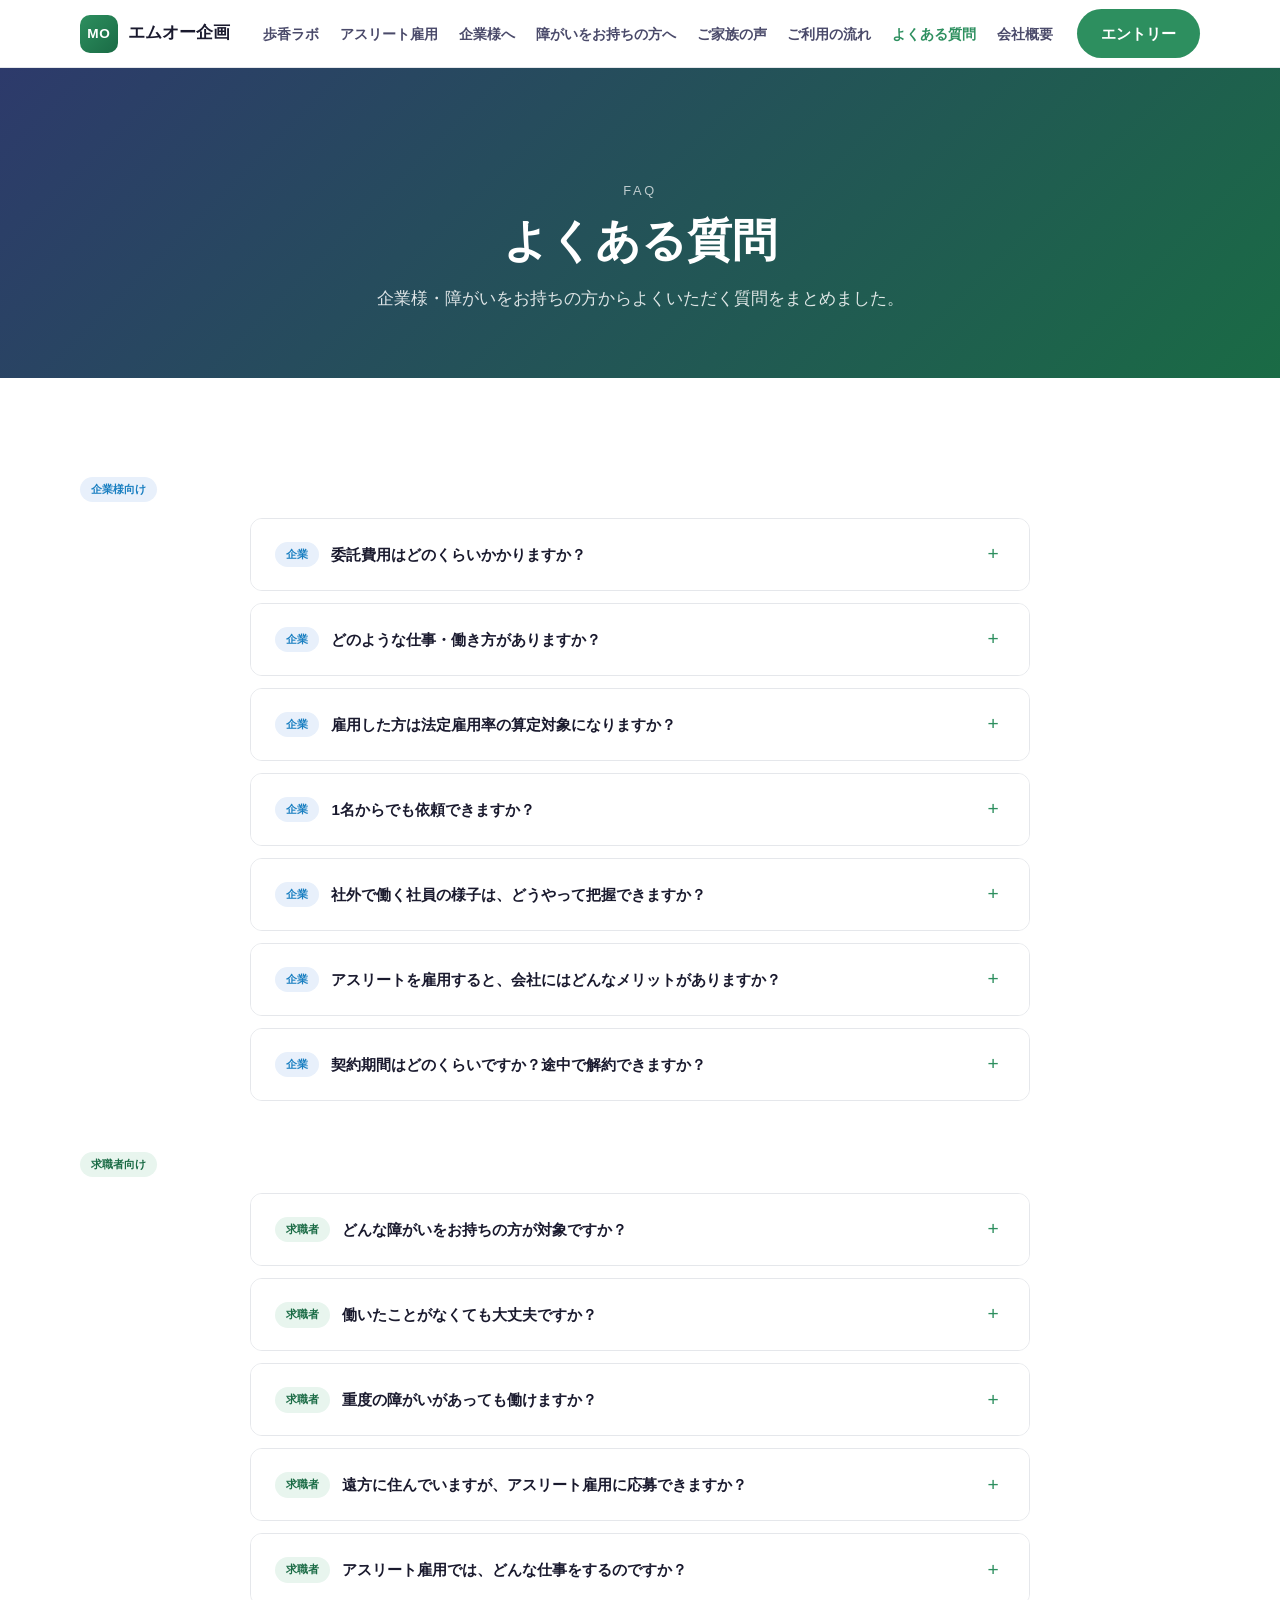
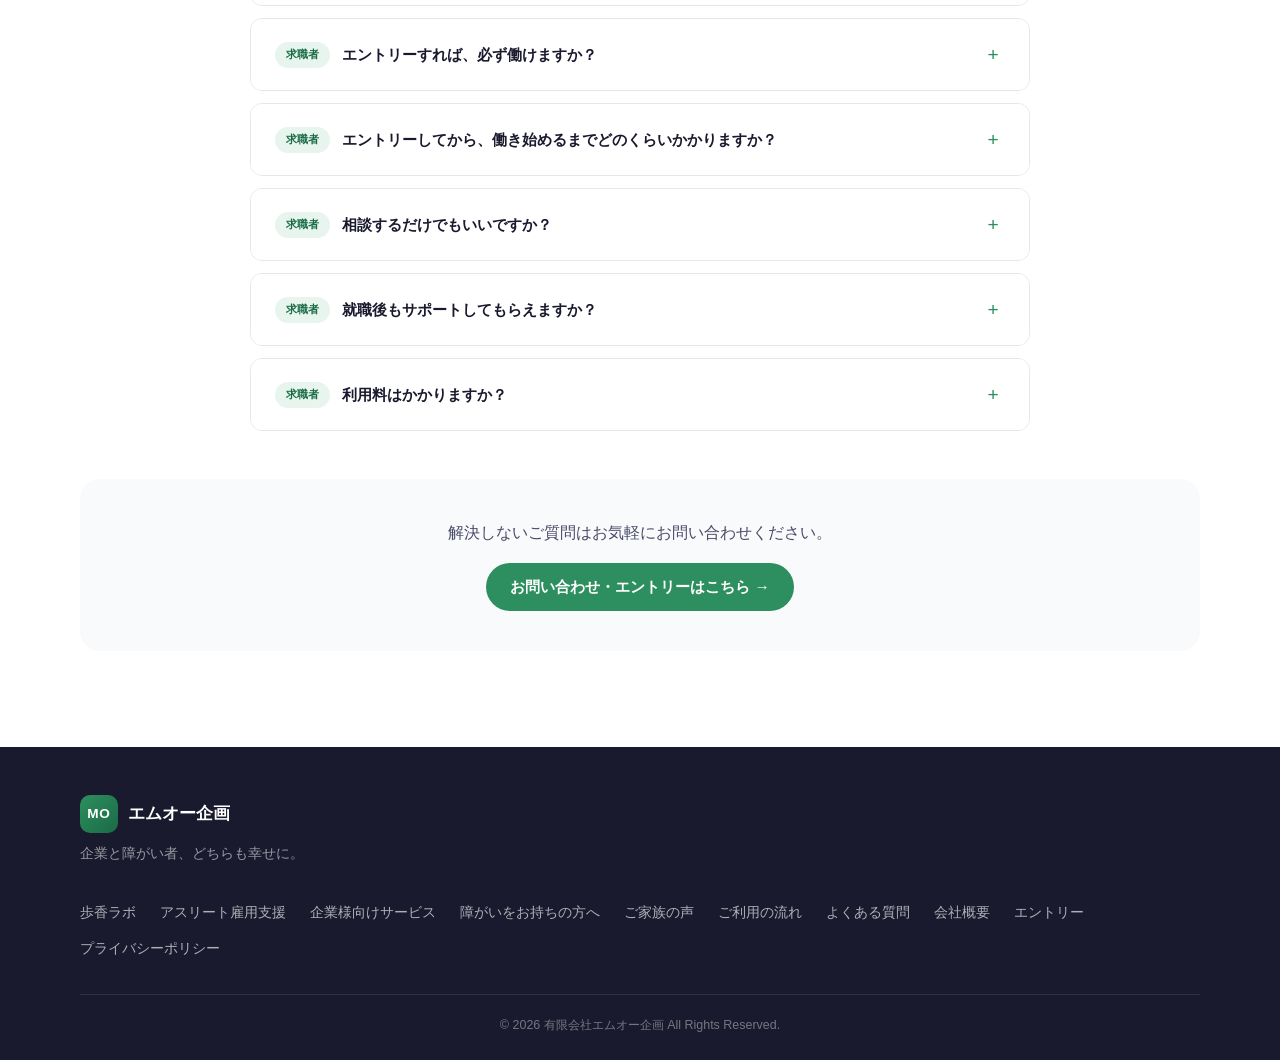
<file: faq.html>
<!DOCTYPE html>
<html lang="ja">
<head>
  <meta charset="UTF-8">
  <meta name="viewport" content="width=device-width, initial-scale=1.0">
  <meta name="description" content="有限会社エムオー企画 よくある質問。企業様・障がいをお持ちの方からよくいただく質問をまとめました。">
  <title>よくある質問 | 有限会社エムオー企画</title>
  <link rel="icon" href="favicon.ico" sizes="any">
  <link rel="icon" href="favicon.svg" type="image/svg+xml">
  <link rel="apple-touch-icon" href="apple-touch-icon.png">
  <link rel="stylesheet" href="css/style.css">
</head>
<body>

  <header class="header" id="header">
    <div class="header__inner container">
      <a href="index.html" class="header__logo">
        <span class="header__logo-mark">MO</span>
        <span class="header__logo-text">エムオー企画</span>
      </a>
      <nav class="header__nav" id="headerNav">
        <ul class="header__nav-list">
          <li class="header__nav-item--sp"><a href="index.html" class="header__nav-link">トップ</a></li>
          <li><a href="ayuka-lab.html" class="header__nav-link">歩香ラボ</a></li>
          <li><a href="athlete.html" class="header__nav-link">アスリート雇用</a></li>
          <li><a href="service-company.html" class="header__nav-link">企業様へ</a></li>
          <li><a href="service-worker.html" class="header__nav-link">障がいをお持ちの方へ</a></li>
          <li><a href="voice.html" class="header__nav-link">ご家族の声</a></li>
          <li><a href="flow.html" class="header__nav-link">ご利用の流れ</a></li>
          <li><a href="faq.html" class="header__nav-link is-current">よくある質問</a></li>
          <li><a href="company.html" class="header__nav-link">会社概要</a></li>
        </ul>
        <a href="entry.html" class="btn btn--primary header__cta">エントリー</a>
      </nav>
      <button class="header__hamburger" id="hamburger" aria-label="メニューを開く" aria-expanded="false">
        <span></span><span></span><span></span>
      </button>
    </div>
  </header>

  <!-- PAGE HERO -->
  <section class="page-hero page-hero--faq">
    <div class="page-hero__inner container">
      <p class="page-hero__label">FAQ</p>
      <h1 class="page-hero__title">よくある質問</h1>
      <p class="page-hero__desc">企業様・障がいをお持ちの方からよくいただく質問をまとめました。</p>
    </div>
  </section>

  <!-- FAQ -->
  <section class="faq section" id="faq">
    <div class="container">

      <div class="faq__section-label fade-in">
        <span class="faq__tag faq__tag--company">企業様向け</span>
      </div>
      <div class="faq__list fade-in">

        <div class="faq__item">
          <button class="faq__question" aria-expanded="false">
            <span class="faq__tag faq__tag--company">企業</span>
            <span class="faq__question-text">委託費用はどのくらいかかりますか？</span>
            <span class="faq__icon" aria-hidden="true">+</span>
          </button>
          <div class="faq__answer" role="region">
            <div class="faq__answer-inner">
              <p>費用はご依頼内容・規模によって異なります。まずはお気軽にお問い合わせください。現状をヒアリングしたうえで、お見積もりをご提案いたします。初回相談は無料です。</p>
            </div>
          </div>
        </div>

        <div class="faq__item">
          <button class="faq__question" aria-expanded="false">
            <span class="faq__tag faq__tag--company">企業</span>
            <span class="faq__question-text">どのような仕事・働き方がありますか？</span>
            <span class="faq__icon" aria-hidden="true">+</span>
          </button>
          <div class="faq__answer" role="region">
            <div class="faq__answer-inner">
              <p>現在は2つの形でお受けしています。ひとつは、エムオー企画が運営する就労施設「歩香ラボ」でアロマストーンを製作する形。もうひとつは、障がいのある卓球選手をアスリートとして雇用いただき、エムオー企画がリモートで就業管理を行う形です。詳しくは<a href="ayuka-lab.html" class="form__link">歩香ラボ</a>・<a href="athlete.html" class="form__link">アスリート雇用支援</a>のページをご覧ください。</p>
            </div>
          </div>
        </div>

        <div class="faq__item">
          <button class="faq__question" aria-expanded="false">
            <span class="faq__tag faq__tag--company">企業</span>
            <span class="faq__question-text">雇用した方は法定雇用率の算定対象になりますか？</span>
            <span class="faq__icon" aria-hidden="true">+</span>
          </button>
          <div class="faq__answer" role="region">
            <div class="faq__answer-inner">
              <p>はい。働く方は貴社に直接雇用されるため、貴社の法定雇用率の算定対象となります。重度の障がいのある方は、1名を2名分としてカウントできます（ダブルカウント）。</p>
            </div>
          </div>
        </div>

        <div class="faq__item">
          <button class="faq__question" aria-expanded="false">
            <span class="faq__tag faq__tag--company">企業</span>
            <span class="faq__question-text">1名からでも依頼できますか？</span>
            <span class="faq__icon" aria-hidden="true">+</span>
          </button>
          <div class="faq__answer" role="region">
            <div class="faq__answer-inner">
              <p>はい、1名から受け入れ可能です。まずは1名から始めていただき、必要に応じて段階的に増やしていただけます。</p>
            </div>
          </div>
        </div>

        <div class="faq__item">
          <button class="faq__question" aria-expanded="false">
            <span class="faq__tag faq__tag--company">企業</span>
            <span class="faq__question-text">社外で働く社員の様子は、どうやって把握できますか？</span>
            <span class="faq__icon" aria-hidden="true">+</span>
          </button>
          <div class="faq__answer" role="region">
            <div class="faq__answer-inner">
              <p>勤務状況や働く様子を毎月の報告でお伝えします。歩香ラボではスタッフが日々の様子を見守り、アスリート雇用では日報やオンライン面談で状況を把握したうえでご報告します。</p>
            </div>
          </div>
        </div>

        <div class="faq__item">
          <button class="faq__question" aria-expanded="false">
            <span class="faq__tag faq__tag--company">企業</span>
            <span class="faq__question-text">アスリートを雇用すると、会社にはどんなメリットがありますか？</span>
            <span class="faq__icon" aria-hidden="true">+</span>
          </button>
          <div class="faq__answer" role="region">
            <div class="faq__answer-inner">
              <p>選手の業務は練習と試合への出場です。大会での活躍を、貴社のブランディングや広報・マーケティングにお役立ていただけます。あわせて、障がい者雇用とスポーツ支援を同時に実現できます。選手の管理はエムオー企画がリモートで行い、活動状況は毎月ご報告します。</p>
            </div>
          </div>
        </div>

        <div class="faq__item">
          <button class="faq__question" aria-expanded="false">
            <span class="faq__tag faq__tag--company">企業</span>
            <span class="faq__question-text">契約期間はどのくらいですか？途中で解約できますか？</span>
            <span class="faq__icon" aria-hidden="true">+</span>
          </button>
          <div class="faq__answer" role="region">
            <div class="faq__answer-inner">
              <p>標準的な契約期間は1年間となっており、更新制です。やむを得ない事情がある場合は、事前にご相談いただければ対応を検討いたします。詳細は契約時にご説明します。</p>
            </div>
          </div>
        </div>

      </div>

      <div class="faq__section-label fade-in" style="margin-top:3rem;">
        <span class="faq__tag faq__tag--worker">求職者向け</span>
      </div>
      <div class="faq__list fade-in">

        <div class="faq__item">
          <button class="faq__question" aria-expanded="false">
            <span class="faq__tag faq__tag--worker">求職者</span>
            <span class="faq__question-text">どんな障がいをお持ちの方が対象ですか？</span>
            <span class="faq__icon" aria-hidden="true">+</span>
          </button>
          <div class="faq__answer" role="region">
            <div class="faq__answer-inner">
              <p>身体障がい・精神障がい・知的障がい・発達障がいなど、幅広い障がいをお持ちの方を対象としています。障がい者手帳をお持ちの方はもちろん、診断書をお持ちの方もまずはご相談ください。</p>
            </div>
          </div>
        </div>

        <div class="faq__item">
          <button class="faq__question" aria-expanded="false">
            <span class="faq__tag faq__tag--worker">求職者</span>
            <span class="faq__question-text">働いたことがなくても大丈夫ですか？</span>
            <span class="faq__icon" aria-hidden="true">+</span>
          </button>
          <div class="faq__answer" role="region">
            <div class="faq__answer-inner">
              <p>はい、まったく問題ありません。就労経験がない方、ブランクがある方も大歓迎です。一人ひとりのペースに合わせてステップアップできる環境をご用意しています。</p>
            </div>
          </div>
        </div>

        <div class="faq__item">
          <button class="faq__question" aria-expanded="false">
            <span class="faq__tag faq__tag--worker">求職者</span>
            <span class="faq__question-text">重度の障がいがあっても働けますか？</span>
            <span class="faq__icon" aria-hidden="true">+</span>
          </button>
          <div class="faq__answer" role="region">
            <div class="faq__answer-inner">
              <p>はい。歩香ラボでは、重度の障がいのある方も働いています。作業を細かい工程に分け、スタッフがとなりでサポートしながら、できることから少しずつ取り組んでいただけます。</p>
            </div>
          </div>
        </div>

        <div class="faq__item">
          <button class="faq__question" aria-expanded="false">
            <span class="faq__tag faq__tag--worker">求職者</span>
            <span class="faq__question-text">遠方に住んでいますが、アスリート雇用に応募できますか？</span>
            <span class="faq__icon" aria-hidden="true">+</span>
          </button>
          <div class="faq__answer" role="region">
            <div class="faq__answer-inner">
              <p>はい、全国どちらにお住まいでもご相談いただけます。選手の皆さんはそれぞれの地元で練習を続けており、エムオー企画は日報やオンライン面談などのリモートで就業管理を行っています。</p>
            </div>
          </div>
        </div>

        <div class="faq__item">
          <button class="faq__question" aria-expanded="false">
            <span class="faq__tag faq__tag--worker">求職者</span>
            <span class="faq__question-text">アスリート雇用では、どんな仕事をするのですか？</span>
            <span class="faq__icon" aria-hidden="true">+</span>
          </button>
          <div class="faq__answer" role="region">
            <div class="faq__answer-inner">
              <p>練習と試合に出ることがお仕事です。競技以外の業務はありません。日々の練習内容や体調は日報でご報告いただき、大会の予定や結果はエムオー企画が把握して、雇用企業にお伝えします。</p>
            </div>
          </div>
        </div>

        <div class="faq__item">
          <button class="faq__question" aria-expanded="false">
            <span class="faq__tag faq__tag--worker">求職者</span>
            <span class="faq__question-text">エントリーすれば、必ず働けますか？</span>
            <span class="faq__icon" aria-hidden="true">+</span>
          </button>
          <div class="faq__answer" role="region">
            <div class="faq__answer-inner">
              <p>申し訳ありませんが、お約束はできません。エントリーは、エムオー企画への「登録」です。エムオー企画は、あなたと会社をつなぐ役割で、採用は会社の選考によって決まります。また、会社が採用を行っていない時期はマッチングに時間がかかることがあり、受け入れる人数にも限りがあります。選考は雇用する会社が行うため、結果の理由についてはお答えできないことがあります。詳しくは<a href="entry.html#promise" class="form__link">「エントリーについてのお約束」</a>をご覧ください。</p>
            </div>
          </div>
        </div>

        <div class="faq__item">
          <button class="faq__question" aria-expanded="false">
            <span class="faq__tag faq__tag--worker">求職者</span>
            <span class="faq__question-text">エントリーしてから、働き始めるまでどのくらいかかりますか？</span>
            <span class="faq__icon" aria-hidden="true">+</span>
          </button>
          <div class="faq__answer" role="region">
            <div class="faq__answer-inner">
              <p>時期はお約束できません。エントリーいただいた方は、まずエムオー企画に登録され、そのあと会社とのマッチングを行います。会社が採用を行っていない時期は、しばらくご案内できないこともあります。マッチングの見込みが立った時点で、メールでご連絡します。なお、登録の取り消しはいつでも可能です。</p>
            </div>
          </div>
        </div>

        <div class="faq__item">
          <button class="faq__question" aria-expanded="false">
            <span class="faq__tag faq__tag--worker">求職者</span>
            <span class="faq__question-text">相談するだけでもいいですか？</span>
            <span class="faq__icon" aria-hidden="true">+</span>
          </button>
          <div class="faq__answer" role="region">
            <div class="faq__answer-inner">
              <p>もちろんです。「まだ働けるか不安」「どんな仕事が合うかわからない」といった段階でもお気軽にご連絡ください。相談だけでも大歓迎です。秘密は厳守します。</p>
            </div>
          </div>
        </div>

        <div class="faq__item">
          <button class="faq__question" aria-expanded="false">
            <span class="faq__tag faq__tag--worker">求職者</span>
            <span class="faq__question-text">就職後もサポートしてもらえますか？</span>
            <span class="faq__icon" aria-hidden="true">+</span>
          </button>
          <div class="faq__answer" role="region">
            <div class="faq__answer-inner">
              <p>はい、就職後も定期面談・相談窓口を継続します。職場での困りごとや体調の変化なども専任スタッフにご相談いただけます。長く安心して働き続けられるようサポートします。</p>
            </div>
          </div>
        </div>

        <div class="faq__item">
          <button class="faq__question" aria-expanded="false">
            <span class="faq__tag faq__tag--worker">求職者</span>
            <span class="faq__question-text">利用料はかかりますか？</span>
            <span class="faq__icon" aria-hidden="true">+</span>
          </button>
          <div class="faq__answer" role="region">
            <div class="faq__answer-inner">
              <p>障がいをお持ちの方への就労支援サービスは無料でご利用いただけます。費用について不安な点がある方もお気軽にご相談ください。</p>
            </div>
          </div>
        </div>

      </div>

      <div class="faq__more fade-in">
        <p>解決しないご質問はお気軽にお問い合わせください。</p>
        <a href="entry.html" class="btn btn--primary">お問い合わせ・エントリーはこちら →</a>
      </div>

    </div>
  </section>

  <footer class="footer">
    <div class="container">
      <div class="footer__inner">
        <div class="footer__brand">
          <a href="index.html" class="header__logo">
            <span class="header__logo-mark">MO</span>
            <span class="header__logo-text footer__logo-text">エムオー企画</span>
          </a>
          <p class="footer__tagline">企業と障がい者、どちらも幸せに。</p>
        </div>
        <nav class="footer__nav" aria-label="フッターナビゲーション">
          <ul class="footer__nav-list">
            <li><a href="ayuka-lab.html">歩香ラボ</a></li>
            <li><a href="athlete.html">アスリート雇用支援</a></li>
            <li><a href="service-company.html">企業様向けサービス</a></li>
            <li><a href="service-worker.html">障がいをお持ちの方へ</a></li>
            <li><a href="voice.html">ご家族の声</a></li>
            <li><a href="flow.html">ご利用の流れ</a></li>
            <li><a href="faq.html">よくある質問</a></li>
            <li><a href="company.html">会社概要</a></li>
            <li><a href="entry.html">エントリー</a></li>
            <li><a href="privacy.html">プライバシーポリシー</a></li>
          </ul>
        </nav>
      </div>
      <div class="footer__bottom">
        <p class="footer__copy">&copy; 2026 有限会社エムオー企画 All Rights Reserved.</p>
      </div>
    </div>
  </footer>

  <a href="#top" class="back-to-top" id="backToTop" aria-label="ページトップへ">↑</a>
  <script src="js/main.js"></script>
</body>
</html>
</file>
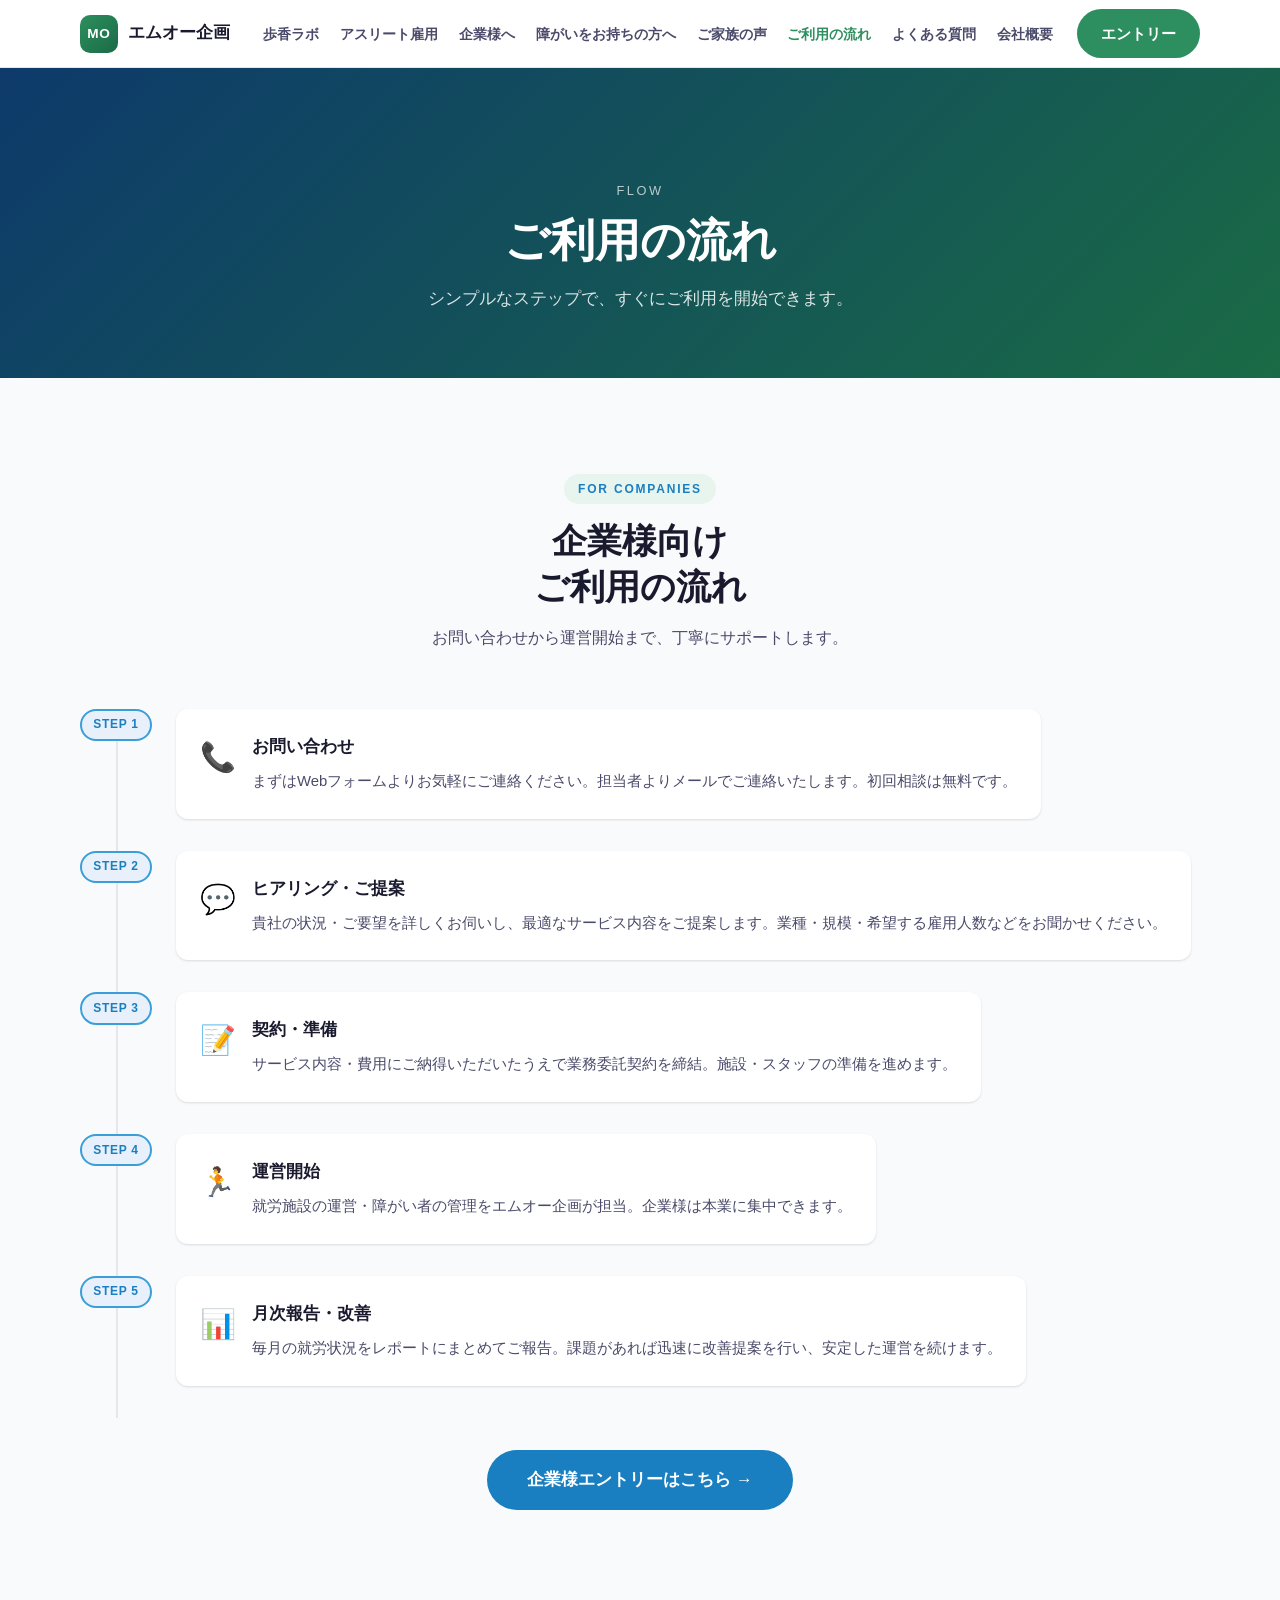
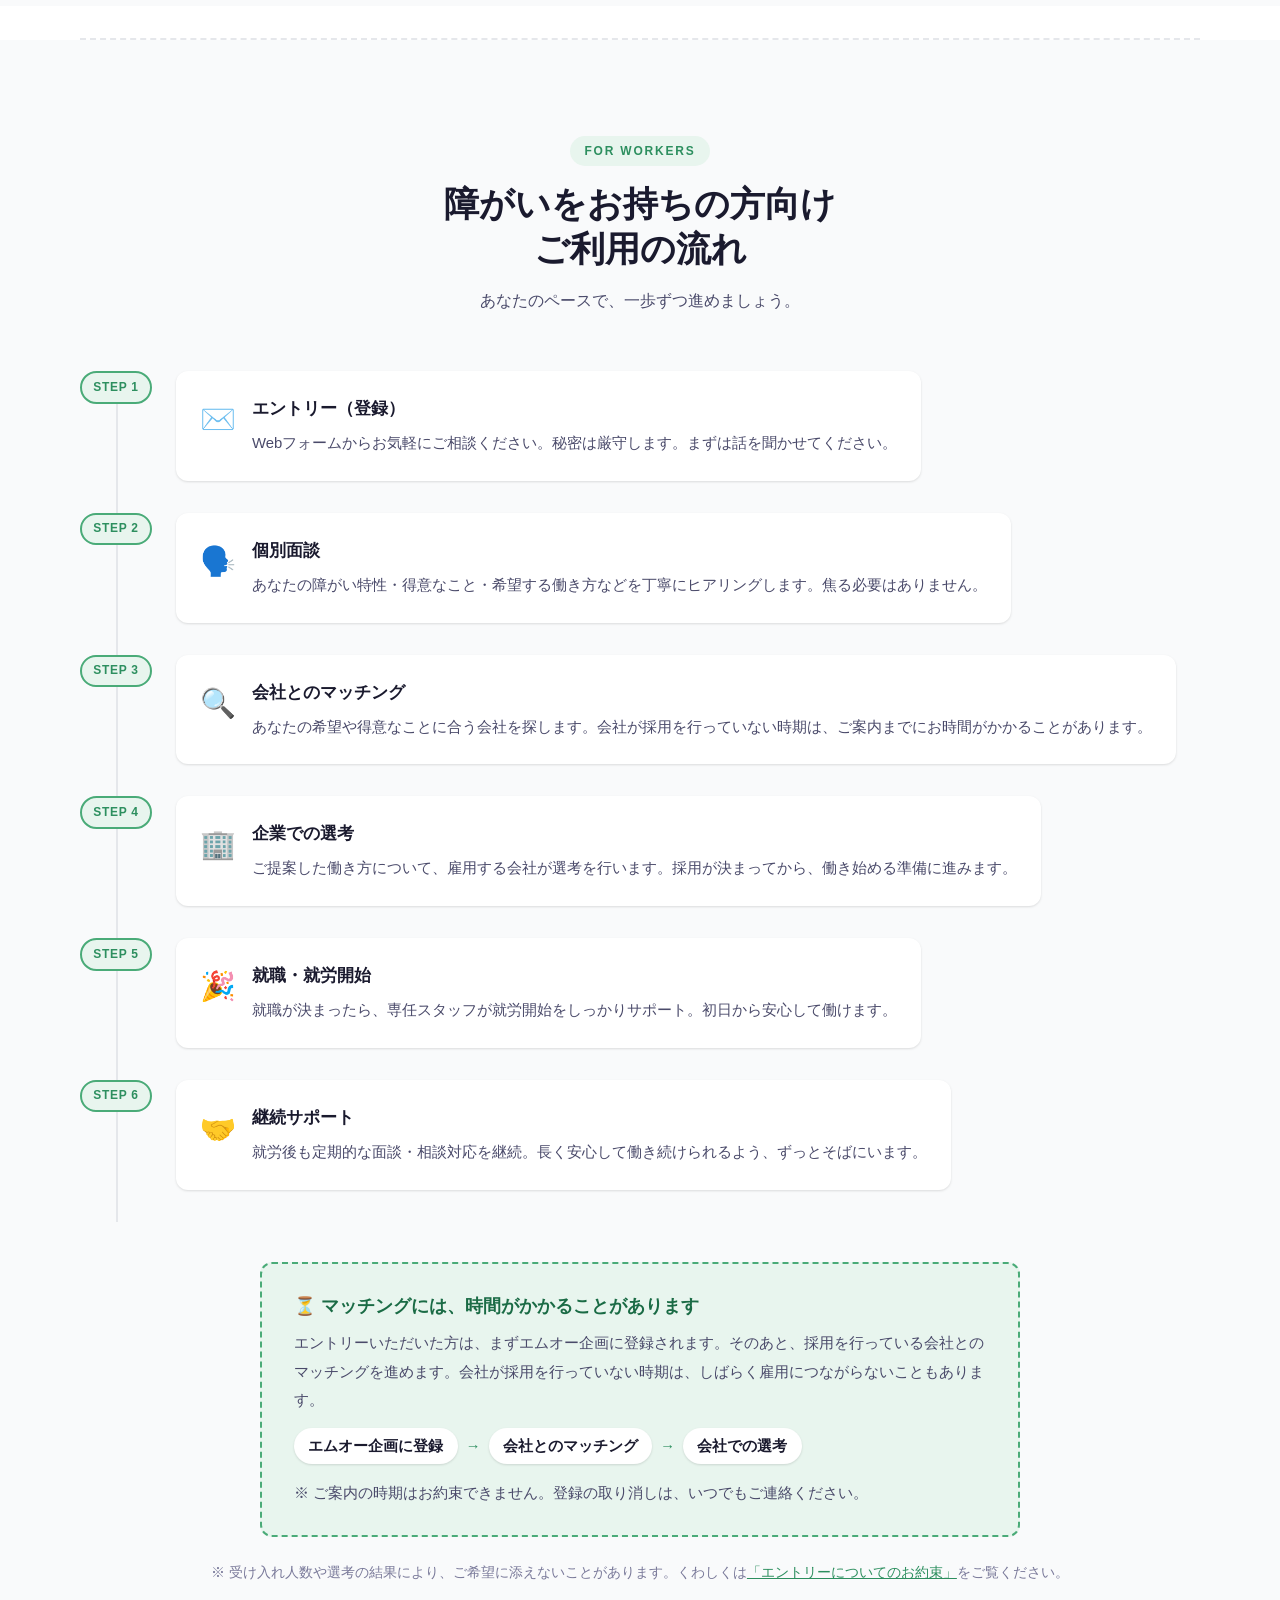
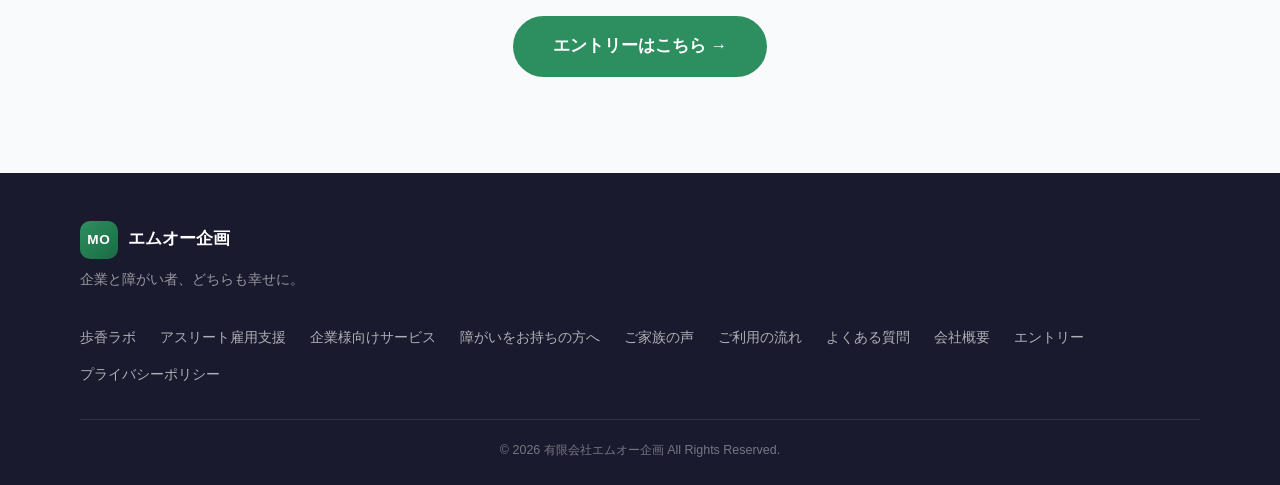
<file: flow.html>
<!DOCTYPE html>
<html lang="ja">
<head>
  <meta charset="UTF-8">
  <meta name="viewport" content="width=device-width, initial-scale=1.0">
  <meta name="description" content="有限会社エムオー企画 ご利用の流れ。企業様・障がいをお持ちの方それぞれのご利用ステップをご紹介します。">
  <title>ご利用の流れ | 有限会社エムオー企画</title>
  <link rel="icon" href="favicon.ico" sizes="any">
  <link rel="icon" href="favicon.svg" type="image/svg+xml">
  <link rel="apple-touch-icon" href="apple-touch-icon.png">
  <link rel="stylesheet" href="css/style.css">
</head>
<body>

  <header class="header" id="header">
    <div class="header__inner container">
      <a href="index.html" class="header__logo">
        <span class="header__logo-mark">MO</span>
        <span class="header__logo-text">エムオー企画</span>
      </a>
      <nav class="header__nav" id="headerNav">
        <ul class="header__nav-list">
          <li class="header__nav-item--sp"><a href="index.html" class="header__nav-link">トップ</a></li>
          <li><a href="ayuka-lab.html" class="header__nav-link">歩香ラボ</a></li>
          <li><a href="athlete.html" class="header__nav-link">アスリート雇用</a></li>
          <li><a href="service-company.html" class="header__nav-link">企業様へ</a></li>
          <li><a href="service-worker.html" class="header__nav-link">障がいをお持ちの方へ</a></li>
          <li><a href="voice.html" class="header__nav-link">ご家族の声</a></li>
          <li><a href="flow.html" class="header__nav-link is-current">ご利用の流れ</a></li>
          <li><a href="faq.html" class="header__nav-link">よくある質問</a></li>
          <li><a href="company.html" class="header__nav-link">会社概要</a></li>
        </ul>
        <a href="entry.html" class="btn btn--primary header__cta">エントリー</a>
      </nav>
      <button class="header__hamburger" id="hamburger" aria-label="メニューを開く" aria-expanded="false">
        <span></span><span></span><span></span>
      </button>
    </div>
  </header>

  <!-- PAGE HERO -->
  <section class="page-hero page-hero--flow">
    <div class="page-hero__inner container">
      <p class="page-hero__label">FLOW</p>
      <h1 class="page-hero__title">ご利用の流れ</h1>
      <p class="page-hero__desc">シンプルなステップで、すぐにご利用を開始できます。</p>
    </div>
  </section>

  <!-- FLOW COMPANY -->
  <section class="flow section" id="flow-company">
    <div class="container">
      <div class="section-header fade-in">
        <p class="section-label section-label--company">FOR COMPANIES</p>
        <h2 class="section-title">企業様向け<br>ご利用の流れ</h2>
        <p class="section-desc">お問い合わせから運営開始まで、丁寧にサポートします。</p>
      </div>
      <div class="flow__steps flow__steps--vertical">
        <div class="flow__step-v fade-in">
          <div class="flow__step-v-num">STEP 1</div>
          <div class="flow__step-v-body">
            <div class="flow__step-v-icon">📞</div>
            <div class="flow__step-v-text">
              <h3 class="flow__step-v-title">お問い合わせ</h3>
              <p class="flow__step-v-desc">まずはWebフォームよりお気軽にご連絡ください。担当者よりメールでご連絡いたします。初回相談は無料です。</p>
            </div>
          </div>
        </div>
        <div class="flow__step-v fade-in">
          <div class="flow__step-v-num">STEP 2</div>
          <div class="flow__step-v-body">
            <div class="flow__step-v-icon">💬</div>
            <div class="flow__step-v-text">
              <h3 class="flow__step-v-title">ヒアリング・ご提案</h3>
              <p class="flow__step-v-desc">貴社の状況・ご要望を詳しくお伺いし、最適なサービス内容をご提案します。業種・規模・希望する雇用人数などをお聞かせください。</p>
            </div>
          </div>
        </div>
        <div class="flow__step-v fade-in">
          <div class="flow__step-v-num">STEP 3</div>
          <div class="flow__step-v-body">
            <div class="flow__step-v-icon">📝</div>
            <div class="flow__step-v-text">
              <h3 class="flow__step-v-title">契約・準備</h3>
              <p class="flow__step-v-desc">サービス内容・費用にご納得いただいたうえで業務委託契約を締結。施設・スタッフの準備を進めます。</p>
            </div>
          </div>
        </div>
        <div class="flow__step-v fade-in">
          <div class="flow__step-v-num">STEP 4</div>
          <div class="flow__step-v-body">
            <div class="flow__step-v-icon">🏃</div>
            <div class="flow__step-v-text">
              <h3 class="flow__step-v-title">運営開始</h3>
              <p class="flow__step-v-desc">就労施設の運営・障がい者の管理をエムオー企画が担当。企業様は本業に集中できます。</p>
            </div>
          </div>
        </div>
        <div class="flow__step-v fade-in">
          <div class="flow__step-v-num">STEP 5</div>
          <div class="flow__step-v-body">
            <div class="flow__step-v-icon">📊</div>
            <div class="flow__step-v-text">
              <h3 class="flow__step-v-title">月次報告・改善</h3>
              <p class="flow__step-v-desc">毎月の就労状況をレポートにまとめてご報告。課題があれば迅速に改善提案を行い、安定した運営を続けます。</p>
            </div>
          </div>
        </div>
      </div>
      <div class="flow__cta fade-in">
        <a href="entry.html#entry-company" class="btn btn--accent btn--lg">企業様エントリーはこちら →</a>
      </div>
    </div>
  </section>

  <!-- DIVIDER -->
  <div class="flow__divider">
    <div class="container">
      <hr class="flow__hr">
    </div>
  </div>

  <!-- FLOW WORKER -->
  <section class="flow section" id="flow-worker">
    <div class="container">
      <div class="section-header fade-in">
        <p class="section-label section-label--worker">FOR WORKERS</p>
        <h2 class="section-title">障がいをお持ちの方向け<br>ご利用の流れ</h2>
        <p class="section-desc">あなたのペースで、一歩ずつ進めましょう。</p>
      </div>
      <div class="flow__steps flow__steps--vertical">
        <div class="flow__step-v fade-in">
          <div class="flow__step-v-num flow__step-v-num--worker">STEP 1</div>
          <div class="flow__step-v-body">
            <div class="flow__step-v-icon">✉️</div>
            <div class="flow__step-v-text">
              <h3 class="flow__step-v-title">エントリー（登録）</h3>
              <p class="flow__step-v-desc">Webフォームからお気軽にご相談ください。秘密は厳守します。まずは話を聞かせてください。</p>
            </div>
          </div>
        </div>
        <div class="flow__step-v fade-in">
          <div class="flow__step-v-num flow__step-v-num--worker">STEP 2</div>
          <div class="flow__step-v-body">
            <div class="flow__step-v-icon">🗣️</div>
            <div class="flow__step-v-text">
              <h3 class="flow__step-v-title">個別面談</h3>
              <p class="flow__step-v-desc">あなたの障がい特性・得意なこと・希望する働き方などを丁寧にヒアリングします。焦る必要はありません。</p>
            </div>
          </div>
        </div>
        <div class="flow__step-v fade-in">
          <div class="flow__step-v-num flow__step-v-num--worker">STEP 3</div>
          <div class="flow__step-v-body">
            <div class="flow__step-v-icon">🔍</div>
            <div class="flow__step-v-text">
              <h3 class="flow__step-v-title">会社とのマッチング</h3>
              <p class="flow__step-v-desc">あなたの希望や得意なことに合う会社を探します。会社が採用を行っていない時期は、ご案内までにお時間がかかることがあります。</p>
            </div>
          </div>
        </div>
        <div class="flow__step-v fade-in">
          <div class="flow__step-v-num flow__step-v-num--worker">STEP 4</div>
          <div class="flow__step-v-body">
            <div class="flow__step-v-icon">🏢</div>
            <div class="flow__step-v-text">
              <h3 class="flow__step-v-title">企業での選考</h3>
              <p class="flow__step-v-desc">ご提案した働き方について、雇用する会社が選考を行います。採用が決まってから、働き始める準備に進みます。</p>
            </div>
          </div>
        </div>
        <div class="flow__step-v fade-in">
          <div class="flow__step-v-num flow__step-v-num--worker">STEP 5</div>
          <div class="flow__step-v-body">
            <div class="flow__step-v-icon">🎉</div>
            <div class="flow__step-v-text">
              <h3 class="flow__step-v-title">就職・就労開始</h3>
              <p class="flow__step-v-desc">就職が決まったら、専任スタッフが就労開始をしっかりサポート。初日から安心して働けます。</p>
            </div>
          </div>
        </div>
        <div class="flow__step-v fade-in">
          <div class="flow__step-v-num flow__step-v-num--worker">STEP 6</div>
          <div class="flow__step-v-body">
            <div class="flow__step-v-icon">🤝</div>
            <div class="flow__step-v-text">
              <h3 class="flow__step-v-title">継続サポート</h3>
              <p class="flow__step-v-desc">就労後も定期的な面談・相談対応を継続。長く安心して働き続けられるよう、ずっとそばにいます。</p>
            </div>
          </div>
        </div>
      </div>
      <div class="flow__register fade-in">
        <h3 class="flow__register-title">⏳ マッチングには、時間がかかることがあります</h3>
        <p>エントリーいただいた方は、まずエムオー企画に登録されます。そのあと、採用を行っている会社とのマッチングを進めます。会社が採用を行っていない時期は、しばらく雇用につながらないこともあります。</p>
        <div class="flow__register-steps">
          <span>エムオー企画に登録</span><i>→</i><span>会社とのマッチング</span><i>→</i><span>会社での選考</span>
        </div>
        <p>※ ご案内の時期はお約束できません。登録の取り消しは、いつでもご連絡ください。</p>
      </div>
      <p class="note-text fade-in">※ 受け入れ人数や選考の結果により、ご希望に添えないことがあります。くわしくは<a href="entry.html#promise" class="form__link">「エントリーについてのお約束」</a>をご覧ください。</p>
      <div class="flow__cta fade-in">
        <a href="entry.html" class="btn btn--primary btn--lg">エントリーはこちら →</a>
      </div>
    </div>
  </section>

  <footer class="footer">
    <div class="container">
      <div class="footer__inner">
        <div class="footer__brand">
          <a href="index.html" class="header__logo">
            <span class="header__logo-mark">MO</span>
            <span class="header__logo-text footer__logo-text">エムオー企画</span>
          </a>
          <p class="footer__tagline">企業と障がい者、どちらも幸せに。</p>
        </div>
        <nav class="footer__nav" aria-label="フッターナビゲーション">
          <ul class="footer__nav-list">
            <li><a href="ayuka-lab.html">歩香ラボ</a></li>
            <li><a href="athlete.html">アスリート雇用支援</a></li>
            <li><a href="service-company.html">企業様向けサービス</a></li>
            <li><a href="service-worker.html">障がいをお持ちの方へ</a></li>
            <li><a href="voice.html">ご家族の声</a></li>
            <li><a href="flow.html">ご利用の流れ</a></li>
            <li><a href="faq.html">よくある質問</a></li>
            <li><a href="company.html">会社概要</a></li>
            <li><a href="entry.html">エントリー</a></li>
            <li><a href="privacy.html">プライバシーポリシー</a></li>
          </ul>
        </nav>
      </div>
      <div class="footer__bottom">
        <p class="footer__copy">&copy; 2026 有限会社エムオー企画 All Rights Reserved.</p>
      </div>
    </div>
  </footer>

  <a href="#top" class="back-to-top" id="backToTop" aria-label="ページトップへ">↑</a>
  <script src="js/main.js"></script>
</body>
</html>
</file>
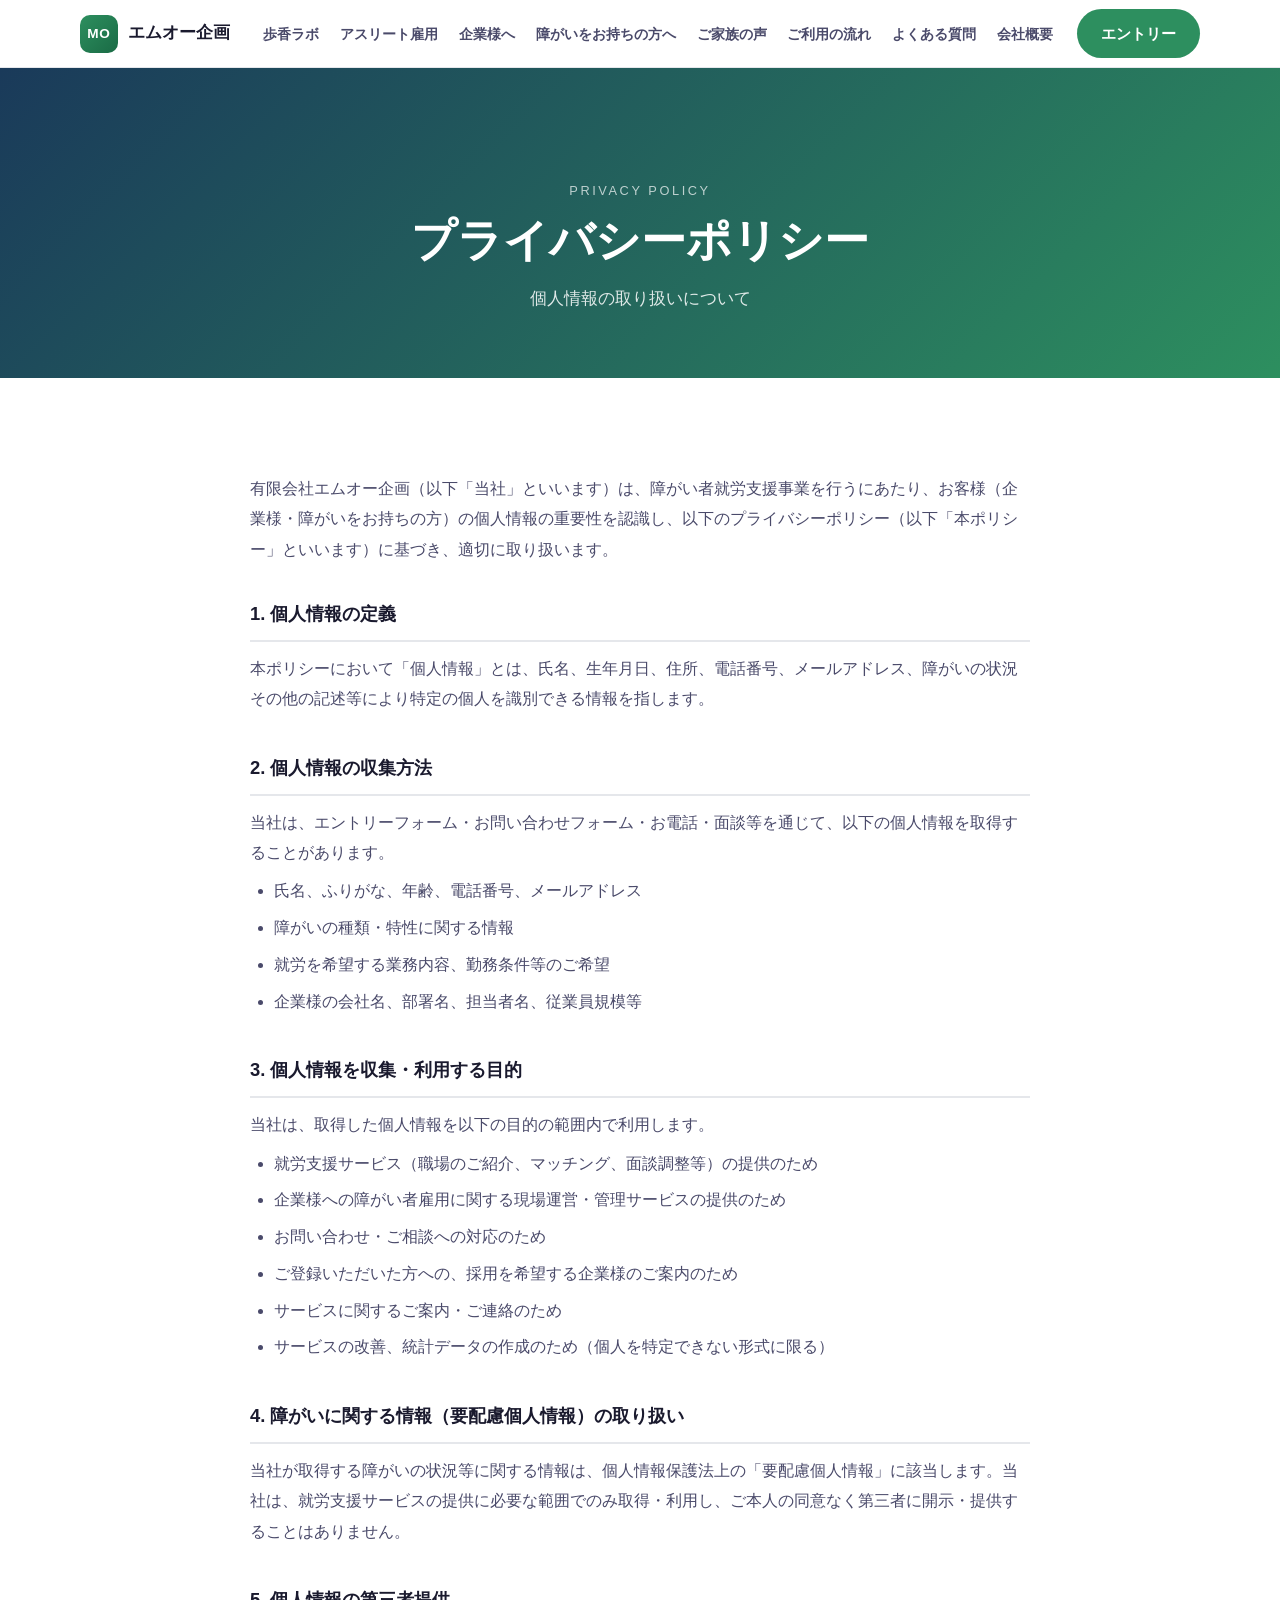
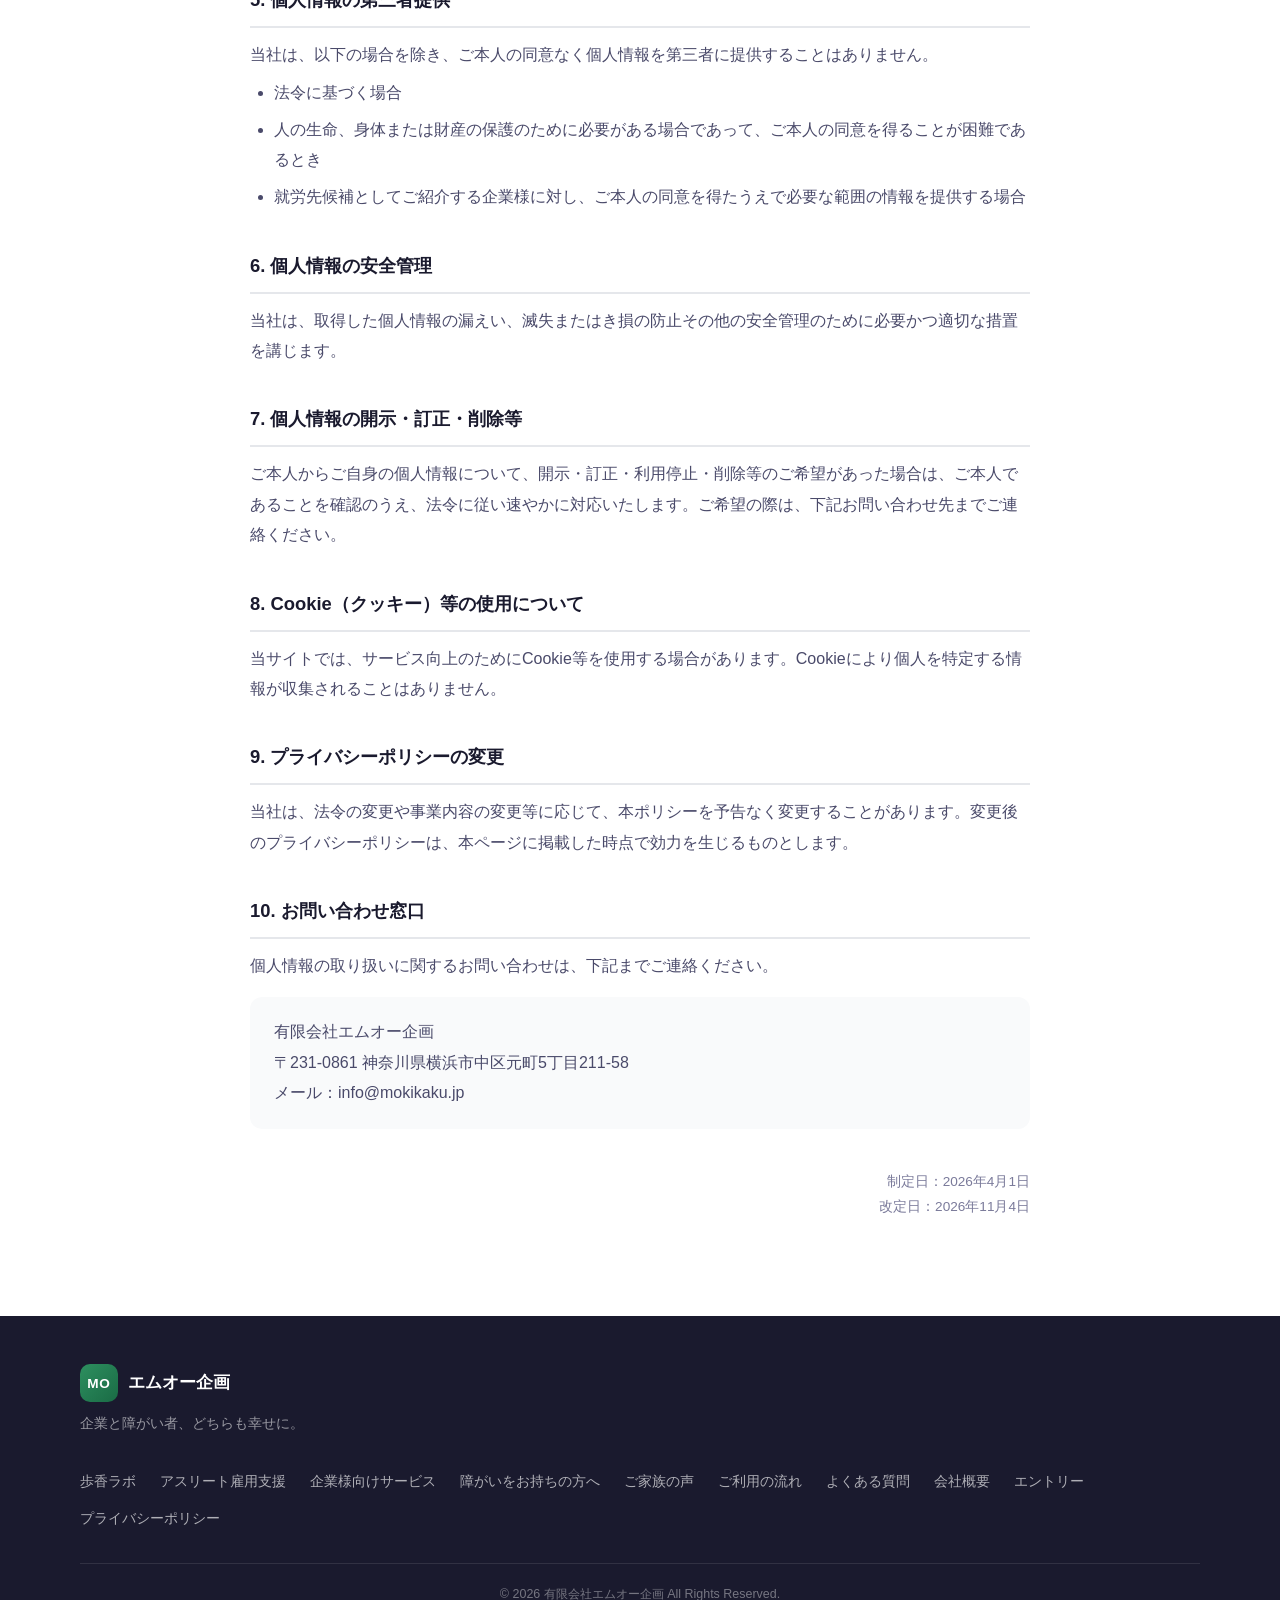
<file: privacy.html>
<!DOCTYPE html>
<html lang="ja">
<head>
  <meta charset="UTF-8">
  <meta name="viewport" content="width=device-width, initial-scale=1.0">
  <meta name="description" content="有限会社エムオー企画 プライバシーポリシー（個人情報保護方針）。">
  <title>プライバシーポリシー | 有限会社エムオー企画</title>
  <link rel="icon" href="favicon.ico" sizes="any">
  <link rel="icon" href="favicon.svg" type="image/svg+xml">
  <link rel="apple-touch-icon" href="apple-touch-icon.png">
  <link rel="stylesheet" href="css/style.css">
</head>
<body>

  <header class="header" id="header">
    <div class="header__inner container">
      <a href="index.html" class="header__logo">
        <span class="header__logo-mark">MO</span>
        <span class="header__logo-text">エムオー企画</span>
      </a>
      <nav class="header__nav" id="headerNav">
        <ul class="header__nav-list">
          <li class="header__nav-item--sp"><a href="index.html" class="header__nav-link">トップ</a></li>
          <li><a href="ayuka-lab.html" class="header__nav-link">歩香ラボ</a></li>
          <li><a href="athlete.html" class="header__nav-link">アスリート雇用</a></li>
          <li><a href="service-company.html" class="header__nav-link">企業様へ</a></li>
          <li><a href="service-worker.html" class="header__nav-link">障がいをお持ちの方へ</a></li>
          <li><a href="voice.html" class="header__nav-link">ご家族の声</a></li>
          <li><a href="flow.html" class="header__nav-link">ご利用の流れ</a></li>
          <li><a href="faq.html" class="header__nav-link">よくある質問</a></li>
          <li><a href="company.html" class="header__nav-link">会社概要</a></li>
        </ul>
        <a href="entry.html" class="btn btn--primary header__cta">エントリー</a>
      </nav>
      <button class="header__hamburger" id="hamburger" aria-label="メニューを開く" aria-expanded="false">
        <span></span><span></span><span></span>
      </button>
    </div>
  </header>

  <!-- PAGE HERO -->
  <section class="page-hero page-hero--company-info">
    <div class="page-hero__inner container">
      <p class="page-hero__label">PRIVACY POLICY</p>
      <h1 class="page-hero__title">プライバシーポリシー</h1>
      <p class="page-hero__desc">個人情報の取り扱いについて</p>
    </div>
  </section>

  <!-- PRIVACY CONTENT -->
  <section class="section">
    <div class="container">
      <div class="legal-content fade-in">
        <p class="legal-content__lead">
          有限会社エムオー企画（以下「当社」といいます）は、障がい者就労支援事業を行うにあたり、お客様（企業様・障がいをお持ちの方）の個人情報の重要性を認識し、以下のプライバシーポリシー（以下「本ポリシー」といいます）に基づき、適切に取り扱います。
        </p>

        <h2 class="legal-content__title">1. 個人情報の定義</h2>
        <p>本ポリシーにおいて「個人情報」とは、氏名、生年月日、住所、電話番号、メールアドレス、障がいの状況その他の記述等により特定の個人を識別できる情報を指します。</p>

        <h2 class="legal-content__title">2. 個人情報の収集方法</h2>
        <p>当社は、エントリーフォーム・お問い合わせフォーム・お電話・面談等を通じて、以下の個人情報を取得することがあります。</p>
        <ul class="legal-content__list">
          <li>氏名、ふりがな、年齢、電話番号、メールアドレス</li>
          <li>障がいの種類・特性に関する情報</li>
          <li>就労を希望する業務内容、勤務条件等のご希望</li>
          <li>企業様の会社名、部署名、担当者名、従業員規模等</li>
        </ul>

        <h2 class="legal-content__title">3. 個人情報を収集・利用する目的</h2>
        <p>当社は、取得した個人情報を以下の目的の範囲内で利用します。</p>
        <ul class="legal-content__list">
          <li>就労支援サービス（職場のご紹介、マッチング、面談調整等）の提供のため</li>
          <li>企業様への障がい者雇用に関する現場運営・管理サービスの提供のため</li>
          <li>お問い合わせ・ご相談への対応のため</li>
          <li>ご登録いただいた方への、採用を希望する企業様のご案内のため</li>
          <li>サービスに関するご案内・ご連絡のため</li>
          <li>サービスの改善、統計データの作成のため（個人を特定できない形式に限る）</li>
        </ul>

        <h2 class="legal-content__title">4. 障がいに関する情報（要配慮個人情報）の取り扱い</h2>
        <p>当社が取得する障がいの状況等に関する情報は、個人情報保護法上の「要配慮個人情報」に該当します。当社は、就労支援サービスの提供に必要な範囲でのみ取得・利用し、ご本人の同意なく第三者に開示・提供することはありません。</p>

        <h2 class="legal-content__title">5. 個人情報の第三者提供</h2>
        <p>当社は、以下の場合を除き、ご本人の同意なく個人情報を第三者に提供することはありません。</p>
        <ul class="legal-content__list">
          <li>法令に基づく場合</li>
          <li>人の生命、身体または財産の保護のために必要がある場合であって、ご本人の同意を得ることが困難であるとき</li>
          <li>就労先候補としてご紹介する企業様に対し、ご本人の同意を得たうえで必要な範囲の情報を提供する場合</li>
        </ul>

        <h2 class="legal-content__title">6. 個人情報の安全管理</h2>
        <p>当社は、取得した個人情報の漏えい、滅失またはき損の防止その他の安全管理のために必要かつ適切な措置を講じます。</p>

        <h2 class="legal-content__title">7. 個人情報の開示・訂正・削除等</h2>
        <p>ご本人からご自身の個人情報について、開示・訂正・利用停止・削除等のご希望があった場合は、ご本人であることを確認のうえ、法令に従い速やかに対応いたします。ご希望の際は、下記お問い合わせ先までご連絡ください。</p>

        <h2 class="legal-content__title">8. Cookie（クッキー）等の使用について</h2>
        <p>当サイトでは、サービス向上のためにCookie等を使用する場合があります。Cookieにより個人を特定する情報が収集されることはありません。</p>

        <h2 class="legal-content__title">9. プライバシーポリシーの変更</h2>
        <p>当社は、法令の変更や事業内容の変更等に応じて、本ポリシーを予告なく変更することがあります。変更後のプライバシーポリシーは、本ページに掲載した時点で効力を生じるものとします。</p>

        <h2 class="legal-content__title">10. お問い合わせ窓口</h2>
        <p>個人情報の取り扱いに関するお問い合わせは、下記までご連絡ください。</p>
        <div class="legal-content__box">
          <p>有限会社エムオー企画</p>
          <p>〒231-0861 神奈川県横浜市中区元町5丁目211-58</p>
          <p>メール：info@mokikaku.jp</p>
        </div>

        <p class="legal-content__date">制定日：2026年4月1日<br>改定日：2026年11月4日</p>
      </div>
    </div>
  </section>

  <footer class="footer">
    <div class="container">
      <div class="footer__inner">
        <div class="footer__brand">
          <a href="index.html" class="header__logo">
            <span class="header__logo-mark">MO</span>
            <span class="header__logo-text footer__logo-text">エムオー企画</span>
          </a>
          <p class="footer__tagline">企業と障がい者、どちらも幸せに。</p>
        </div>
        <nav class="footer__nav" aria-label="フッターナビゲーション">
          <ul class="footer__nav-list">
            <li><a href="ayuka-lab.html">歩香ラボ</a></li>
            <li><a href="athlete.html">アスリート雇用支援</a></li>
            <li><a href="service-company.html">企業様向けサービス</a></li>
            <li><a href="service-worker.html">障がいをお持ちの方へ</a></li>
            <li><a href="voice.html">ご家族の声</a></li>
            <li><a href="flow.html">ご利用の流れ</a></li>
            <li><a href="faq.html">よくある質問</a></li>
            <li><a href="company.html">会社概要</a></li>
            <li><a href="entry.html">エントリー</a></li>
            <li><a href="privacy.html">プライバシーポリシー</a></li>
          </ul>
        </nav>
      </div>
      <div class="footer__bottom">
        <p class="footer__copy">&copy; 2026 有限会社エムオー企画 All Rights Reserved.</p>
      </div>
    </div>
  </footer>

  <a href="#top" class="back-to-top" id="backToTop" aria-label="ページトップへ">↑</a>
  <script src="js/main.js"></script>
</body>
</html>
</file>
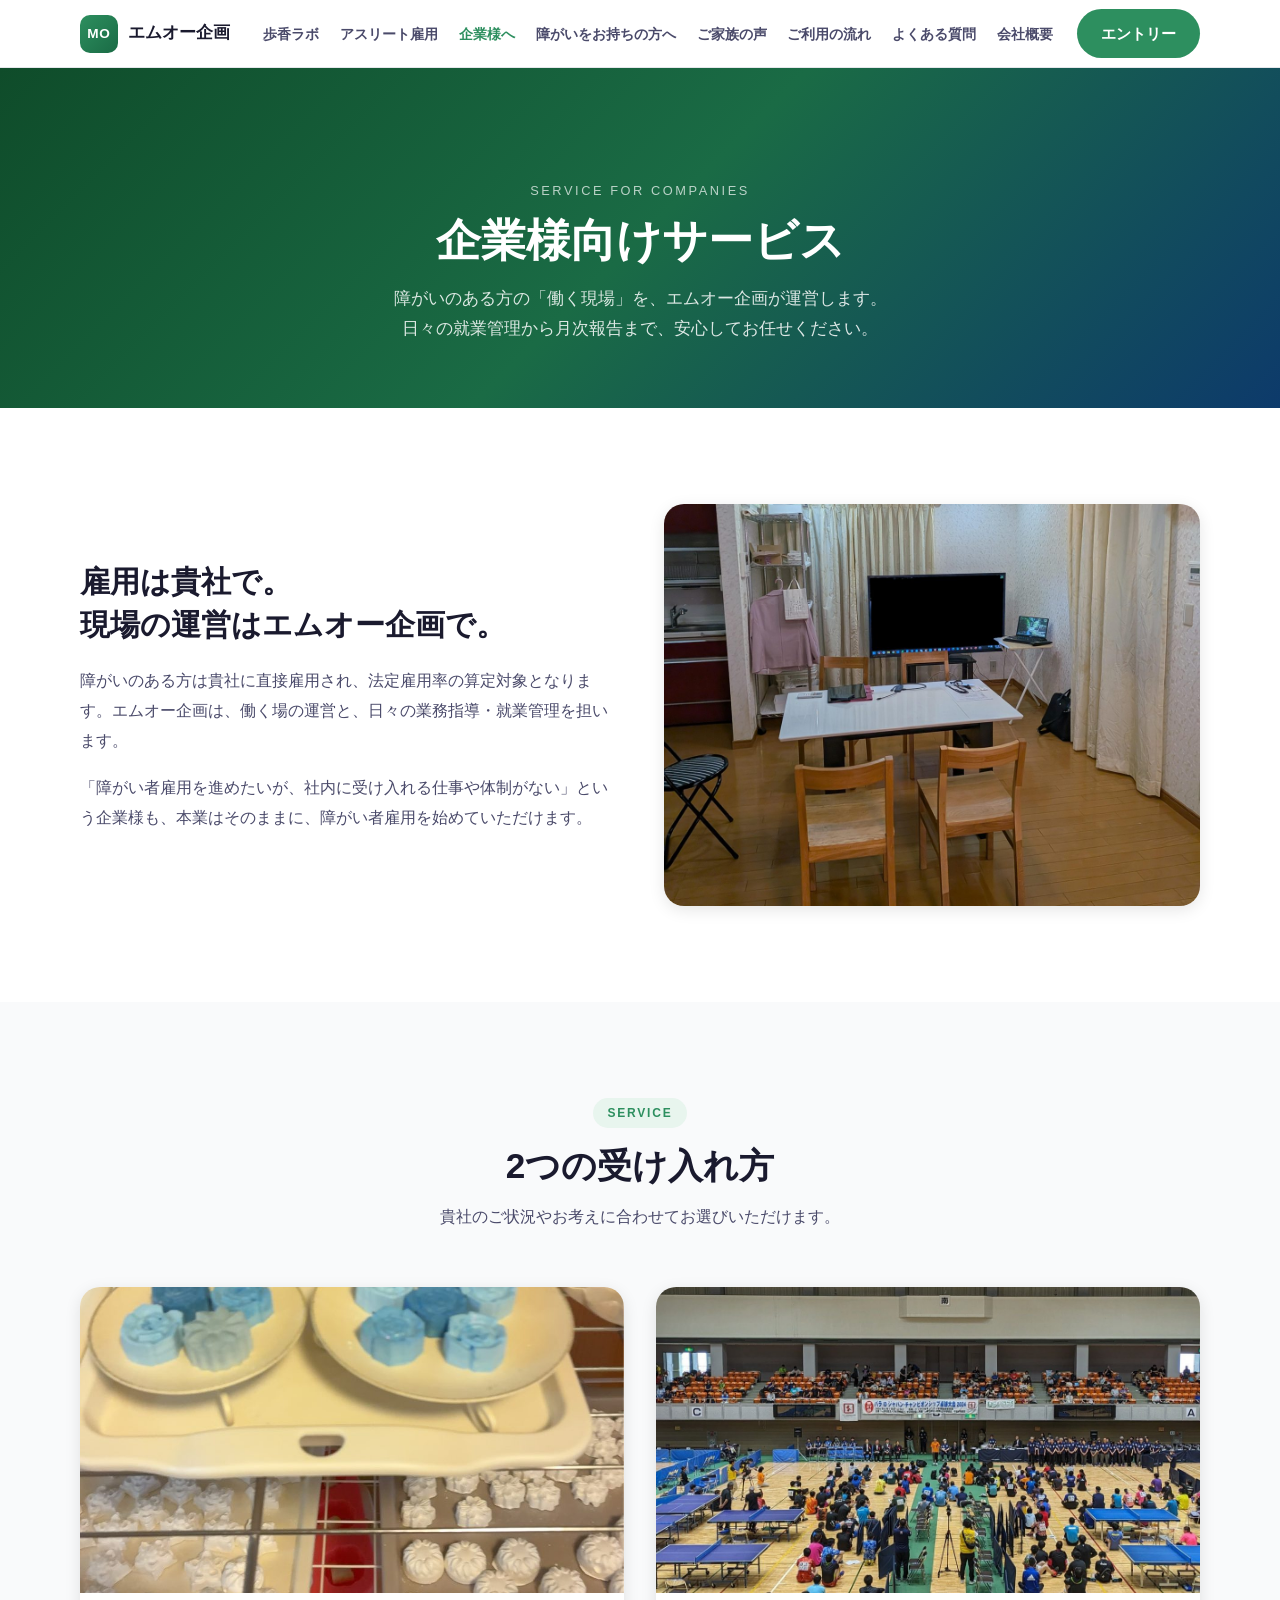
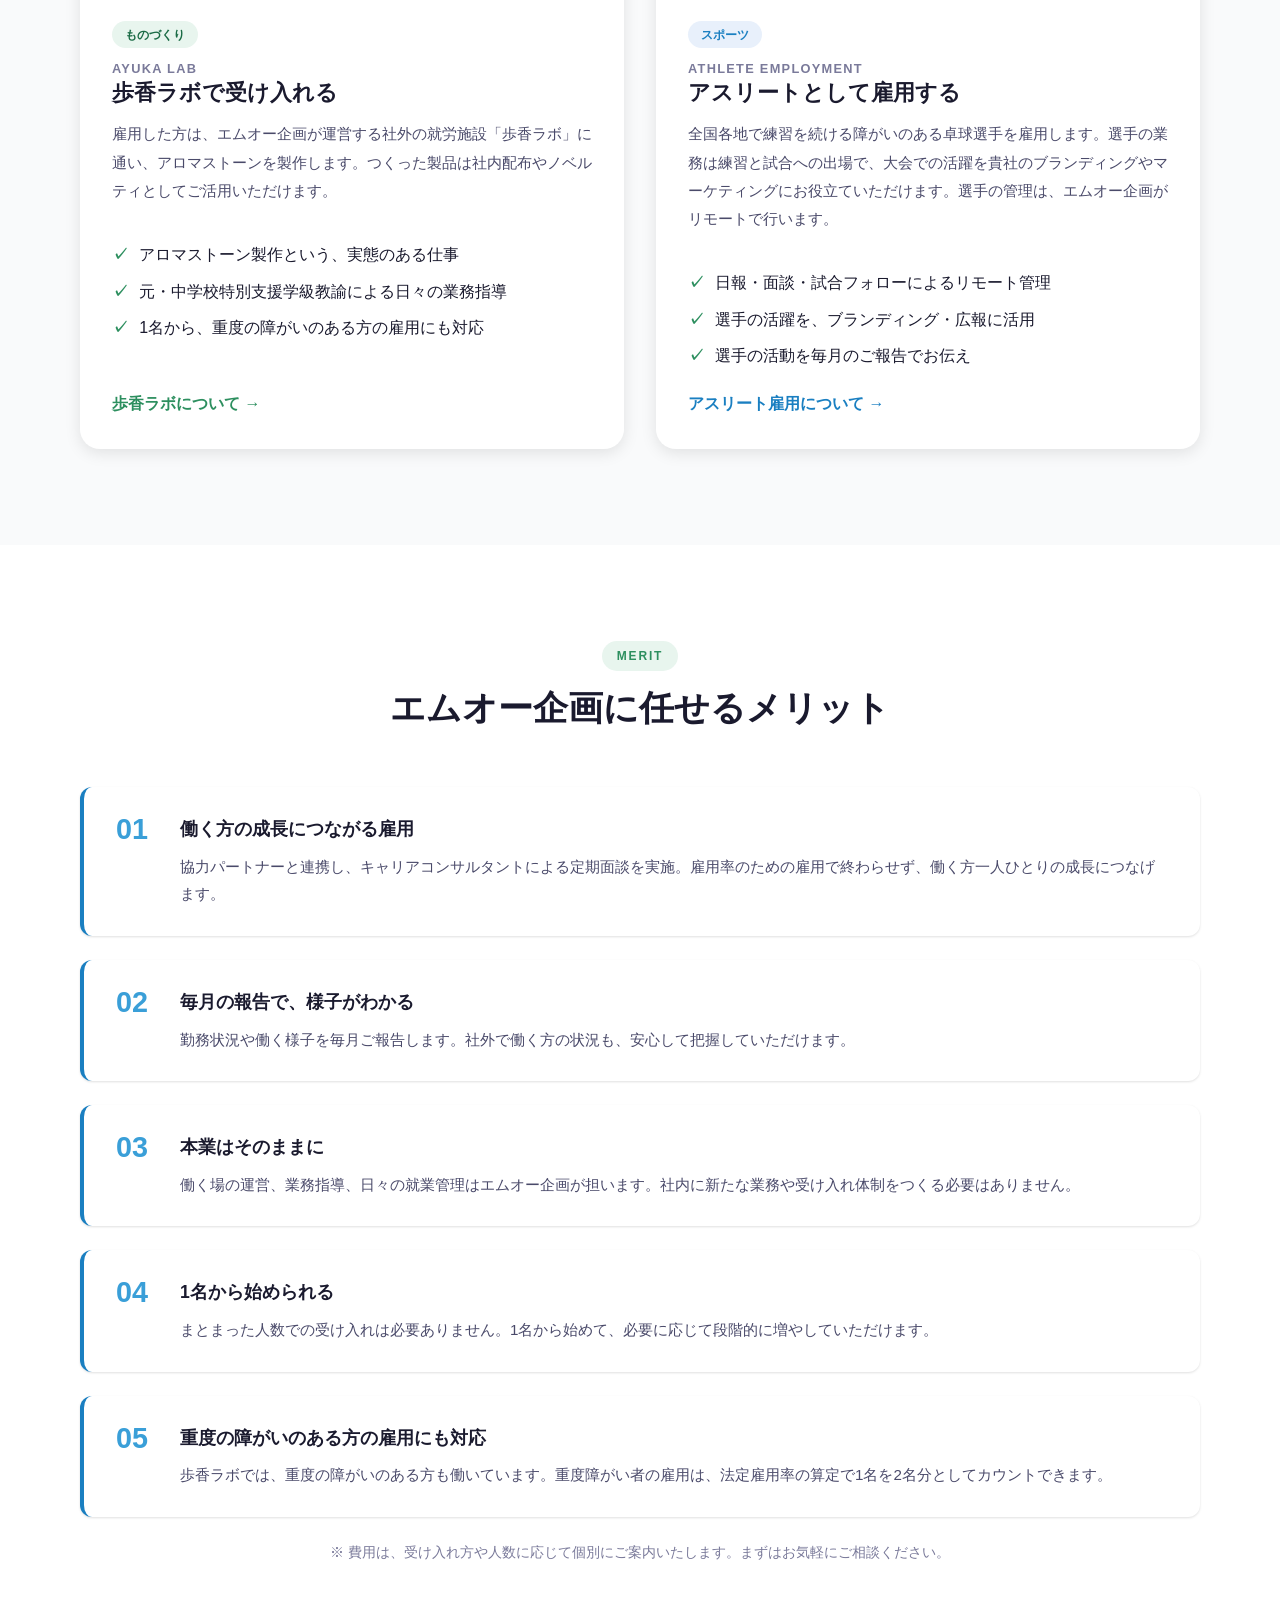
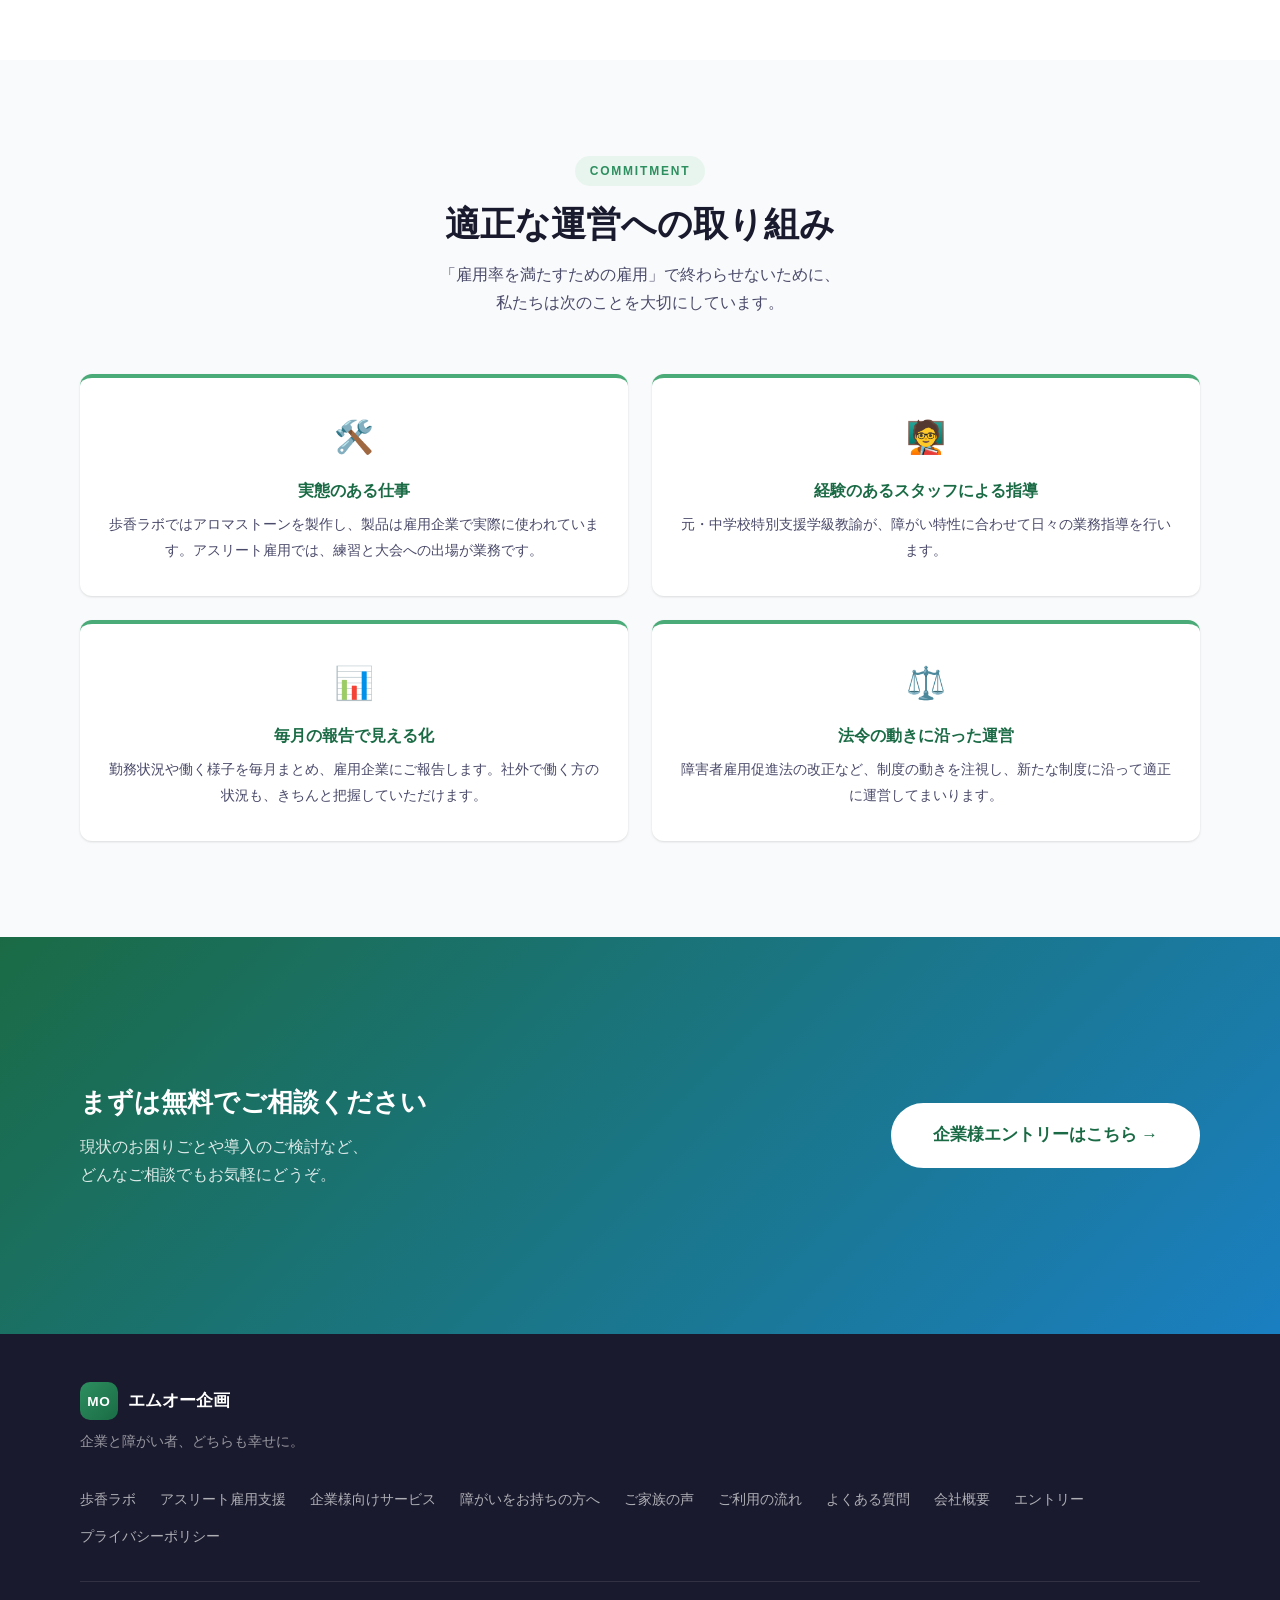
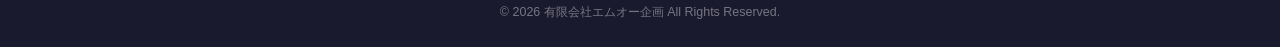
<file: service-company.html>
<!DOCTYPE html>
<html lang="ja">
<head>
  <meta charset="UTF-8">
  <meta name="viewport" content="width=device-width, initial-scale=1.0">
  <meta name="description" content="有限会社エムオー企画 企業様向けサービス。就労施設「歩香ラボ」での受け入れ、障がいのある卓球選手のアスリート雇用。1名から、働く現場の運営と就業管理をお任せいただけます。">
  <title>企業様向けサービス | 有限会社エムオー企画</title>
  <link rel="icon" href="favicon.ico" sizes="any">
  <link rel="icon" href="favicon.svg" type="image/svg+xml">
  <link rel="apple-touch-icon" href="apple-touch-icon.png">
  <link rel="stylesheet" href="css/style.css">
</head>
<body>

  <header class="header" id="header">
    <div class="header__inner container">
      <a href="index.html" class="header__logo">
        <span class="header__logo-mark">MO</span>
        <span class="header__logo-text">エムオー企画</span>
      </a>
      <nav class="header__nav" id="headerNav">
        <ul class="header__nav-list">
          <li class="header__nav-item--sp"><a href="index.html" class="header__nav-link">トップ</a></li>
          <li><a href="ayuka-lab.html" class="header__nav-link">歩香ラボ</a></li>
          <li><a href="athlete.html" class="header__nav-link">アスリート雇用</a></li>
          <li><a href="service-company.html" class="header__nav-link is-current">企業様へ</a></li>
          <li><a href="service-worker.html" class="header__nav-link">障がいをお持ちの方へ</a></li>
          <li><a href="voice.html" class="header__nav-link">ご家族の声</a></li>
          <li><a href="flow.html" class="header__nav-link">ご利用の流れ</a></li>
          <li><a href="faq.html" class="header__nav-link">よくある質問</a></li>
          <li><a href="company.html" class="header__nav-link">会社概要</a></li>
        </ul>
        <a href="entry.html" class="btn btn--primary header__cta">エントリー</a>
      </nav>
      <button class="header__hamburger" id="hamburger" aria-label="メニューを開く" aria-expanded="false">
        <span></span><span></span><span></span>
      </button>
    </div>
  </header>

  <!-- PAGE HERO -->
  <section class="page-hero page-hero--company">
    <div class="page-hero__inner container">
      <p class="page-hero__label">SERVICE FOR COMPANIES</p>
      <h1 class="page-hero__title">企業様向けサービス</h1>
      <p class="page-hero__desc">障がいのある方の「働く現場」を、エムオー企画が運営します。<br>日々の就業管理から月次報告まで、安心してお任せください。</p>
    </div>
  </section>

  <!-- INTRO -->
  <section class="page-intro section">
    <div class="container">
      <div class="page-intro__inner fade-in">
        <div class="page-intro__text">
          <h2 class="page-intro__title">雇用は貴社で。<br>現場の運営はエムオー企画で。</h2>
          <p class="page-intro__desc">障がいのある方は貴社に直接雇用され、法定雇用率の算定対象となります。エムオー企画は、働く場の運営と、日々の業務指導・就業管理を担います。</p>
          <p class="page-intro__desc">「障がい者雇用を進めたいが、社内に受け入れる仕事や体制がない」という企業様も、本業はそのままに、障がい者雇用を始めていただけます。</p>
        </div>
        <div class="page-intro__img">
          <img src="images/workplace.jpg" alt="作業テーブルとモニタを備えた歩香ラボの室内" class="page-intro__photo" width="1200" height="900" loading="lazy">
        </div>
      </div>
    </div>
  </section>

  <!-- 2 TYPES -->
  <section class="section section--tint" id="service">
    <div class="container">
      <div class="section-header fade-in">
        <p class="section-label">SERVICE</p>
        <h2 class="section-title">2つの受け入れ方</h2>
        <p class="section-desc">貴社のご状況やお考えに合わせてお選びいただけます。</p>
      </div>
      <div class="biz__cards fade-in">
        <a href="ayuka-lab.html" class="biz__card">
          <img src="images/aroma-stones.jpg" alt="トレーに並んだ手づくりのアロマストーン" class="biz__card-img" width="900" height="1200" loading="lazy">
          <div class="biz__card-body">
            <span class="biz__card-tag">ものづくり</span>
            <h3 class="biz__card-title"><small>AYUKA LAB</small>歩香ラボで受け入れる</h3>
            <p class="biz__card-desc">雇用した方は、エムオー企画が運営する社外の就労施設「歩香ラボ」に通い、アロマストーンを製作します。つくった製品は社内配布やノベルティとしてご活用いただけます。</p>
            <ul class="check-list" style="margin-bottom: 1.25rem;">
              <li>アロマストーン製作という、実態のある仕事</li>
              <li>元・中学校特別支援学級教諭による日々の業務指導</li>
              <li>1名から、重度の障がいのある方の雇用にも対応</li>
            </ul>
            <span class="biz__card-btn">歩香ラボについて →</span>
          </div>
        </a>
        <a href="athlete.html" class="biz__card biz__card--athlete">
          <img src="images/athlete-tournament.jpg" alt="障がい者卓球大会の会場のようす" class="biz__card-img" width="1200" height="900" loading="lazy">
          <div class="biz__card-body">
            <span class="biz__card-tag">スポーツ</span>
            <h3 class="biz__card-title"><small>ATHLETE EMPLOYMENT</small>アスリートとして雇用する</h3>
            <p class="biz__card-desc">全国各地で練習を続ける障がいのある卓球選手を雇用します。選手の業務は練習と試合への出場で、大会での活躍を貴社のブランディングやマーケティングにお役立ていただけます。選手の管理は、エムオー企画がリモートで行います。</p>
            <ul class="check-list" style="margin-bottom: 1.25rem;">
              <li>日報・面談・試合フォローによるリモート管理</li>
              <li>選手の活躍を、ブランディング・広報に活用</li>
              <li>選手の活動を毎月のご報告でお伝え</li>
            </ul>
            <span class="biz__card-btn">アスリート雇用について →</span>
          </div>
        </a>
      </div>
    </div>
  </section>

  <!-- MERIT -->
  <section class="merit section">
    <div class="container">
      <div class="section-header fade-in">
        <p class="section-label">MERIT</p>
        <h2 class="section-title">エムオー企画に任せるメリット</h2>
      </div>
      <div class="merit__list fade-in">
        <div class="merit__item">
          <div class="merit__item-num">01</div>
          <div class="merit__item-body">
            <h3 class="merit__item-title">働く方の成長につながる雇用</h3>
            <p class="merit__item-desc">協力パートナーと連携し、キャリアコンサルタントによる定期面談を実施。雇用率のための雇用で終わらせず、働く方一人ひとりの成長につなげます。</p>
          </div>
        </div>
        <div class="merit__item">
          <div class="merit__item-num">02</div>
          <div class="merit__item-body">
            <h3 class="merit__item-title">毎月の報告で、様子がわかる</h3>
            <p class="merit__item-desc">勤務状況や働く様子を毎月ご報告します。社外で働く方の状況も、安心して把握していただけます。</p>
          </div>
        </div>
        <div class="merit__item">
          <div class="merit__item-num">03</div>
          <div class="merit__item-body">
            <h3 class="merit__item-title">本業はそのままに</h3>
            <p class="merit__item-desc">働く場の運営、業務指導、日々の就業管理はエムオー企画が担います。社内に新たな業務や受け入れ体制をつくる必要はありません。</p>
          </div>
        </div>
        <div class="merit__item">
          <div class="merit__item-num">04</div>
          <div class="merit__item-body">
            <h3 class="merit__item-title">1名から始められる</h3>
            <p class="merit__item-desc">まとまった人数での受け入れは必要ありません。1名から始めて、必要に応じて段階的に増やしていただけます。</p>
          </div>
        </div>
        <div class="merit__item">
          <div class="merit__item-num">05</div>
          <div class="merit__item-body">
            <h3 class="merit__item-title">重度の障がいのある方の雇用にも対応</h3>
            <p class="merit__item-desc">歩香ラボでは、重度の障がいのある方も働いています。重度障がい者の雇用は、法定雇用率の算定で1名を2名分としてカウントできます。</p>
          </div>
        </div>
      </div>
      <p class="note-text fade-in">※ 費用は、受け入れ方や人数に応じて個別にご案内いたします。まずはお気軽にご相談ください。</p>
    </div>
  </section>

  <!-- COMPLIANCE -->
  <section class="section section--tint" id="commitment">
    <div class="container">
      <div class="section-header fade-in">
        <p class="section-label">COMMITMENT</p>
        <h2 class="section-title">適正な運営への取り組み</h2>
        <p class="section-desc">「雇用率を満たすための雇用」で終わらせないために、<br>私たちは次のことを大切にしています。</p>
      </div>
      <div class="voice__list fade-in">
        <div class="voice__item">
          <div class="voice__item-icon">🛠️</div>
          <h3 class="voice__item-title">実態のある仕事</h3>
          <p class="voice__item-desc">歩香ラボではアロマストーンを製作し、製品は雇用企業で実際に使われています。アスリート雇用では、練習と大会への出場が業務です。</p>
        </div>
        <div class="voice__item">
          <div class="voice__item-icon">🧑‍🏫</div>
          <h3 class="voice__item-title">経験のあるスタッフによる指導</h3>
          <p class="voice__item-desc">元・中学校特別支援学級教諭が、障がい特性に合わせて日々の業務指導を行います。</p>
        </div>
        <div class="voice__item">
          <div class="voice__item-icon">📊</div>
          <h3 class="voice__item-title">毎月の報告で見える化</h3>
          <p class="voice__item-desc">勤務状況や働く様子を毎月まとめ、雇用企業にご報告します。社外で働く方の状況も、きちんと把握していただけます。</p>
        </div>
        <div class="voice__item">
          <div class="voice__item-icon">⚖️</div>
          <h3 class="voice__item-title">法令の動きに沿った運営</h3>
          <p class="voice__item-desc">障害者雇用促進法の改正など、制度の動きを注視し、新たな制度に沿って適正に運営してまいります。</p>
        </div>
      </div>
    </div>
  </section>

  <!-- CTA -->
  <section class="cta-banner section">
    <div class="container">
      <div class="cta-banner__inner fade-in">
        <div class="cta-banner__text">
          <h2 class="cta-banner__title">まずは無料でご相談ください</h2>
          <p class="cta-banner__desc">現状のお困りごとや導入のご検討など、<br>どんなご相談でもお気軽にどうぞ。</p>
        </div>
        <div class="cta-banner__btns">
          <a href="entry.html#entry-company" class="btn btn--white btn--lg">企業様エントリーはこちら →</a>
        </div>
      </div>
    </div>
  </section>

  <footer class="footer">
    <div class="container">
      <div class="footer__inner">
        <div class="footer__brand">
          <a href="index.html" class="header__logo">
            <span class="header__logo-mark">MO</span>
            <span class="header__logo-text footer__logo-text">エムオー企画</span>
          </a>
          <p class="footer__tagline">企業と障がい者、どちらも幸せに。</p>
        </div>
        <nav class="footer__nav" aria-label="フッターナビゲーション">
          <ul class="footer__nav-list">
            <li><a href="ayuka-lab.html">歩香ラボ</a></li>
            <li><a href="athlete.html">アスリート雇用支援</a></li>
            <li><a href="service-company.html">企業様向けサービス</a></li>
            <li><a href="service-worker.html">障がいをお持ちの方へ</a></li>
            <li><a href="voice.html">ご家族の声</a></li>
            <li><a href="flow.html">ご利用の流れ</a></li>
            <li><a href="faq.html">よくある質問</a></li>
            <li><a href="company.html">会社概要</a></li>
            <li><a href="entry.html">エントリー</a></li>
            <li><a href="privacy.html">プライバシーポリシー</a></li>
          </ul>
        </nav>
      </div>
      <div class="footer__bottom">
        <p class="footer__copy">&copy; 2026 有限会社エムオー企画 All Rights Reserved.</p>
      </div>
    </div>
  </footer>

  <a href="#top" class="back-to-top" id="backToTop" aria-label="ページトップへ">↑</a>
  <script src="js/main.js"></script>
</body>
</html>
</file>
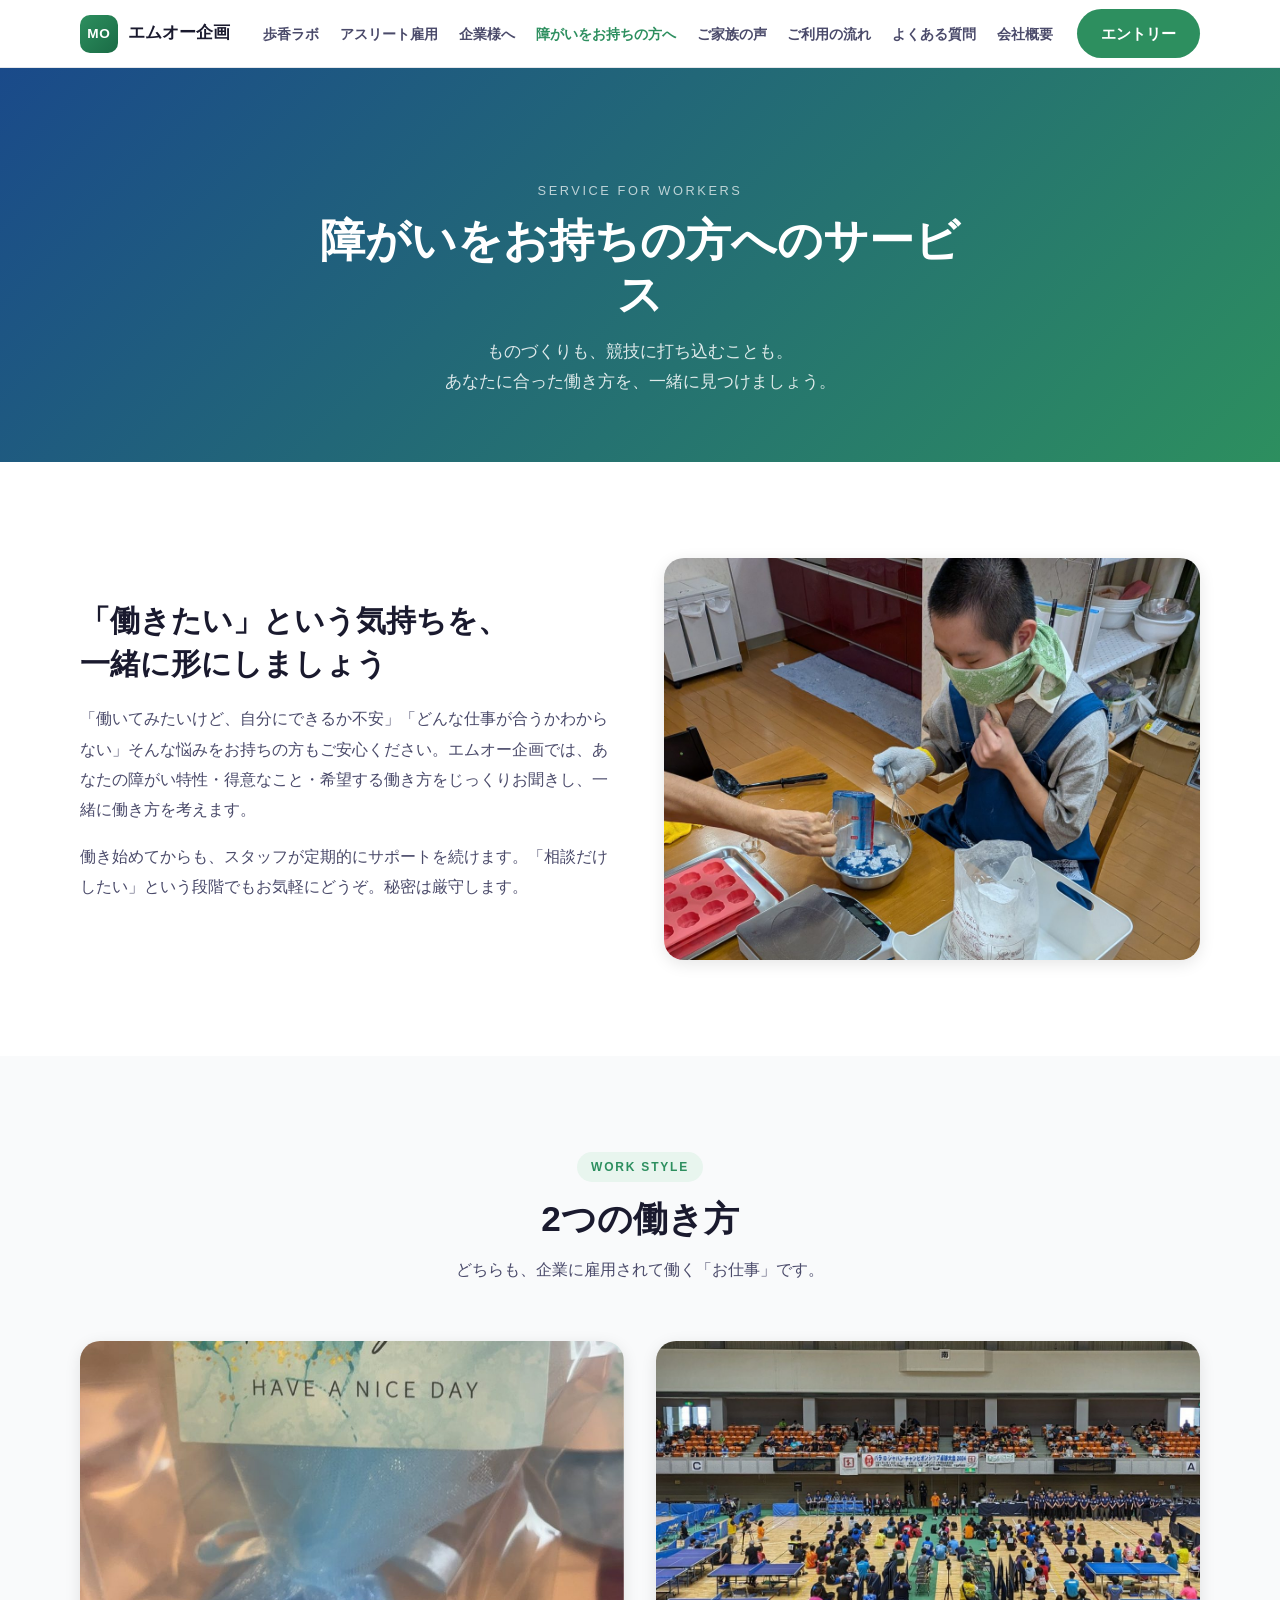
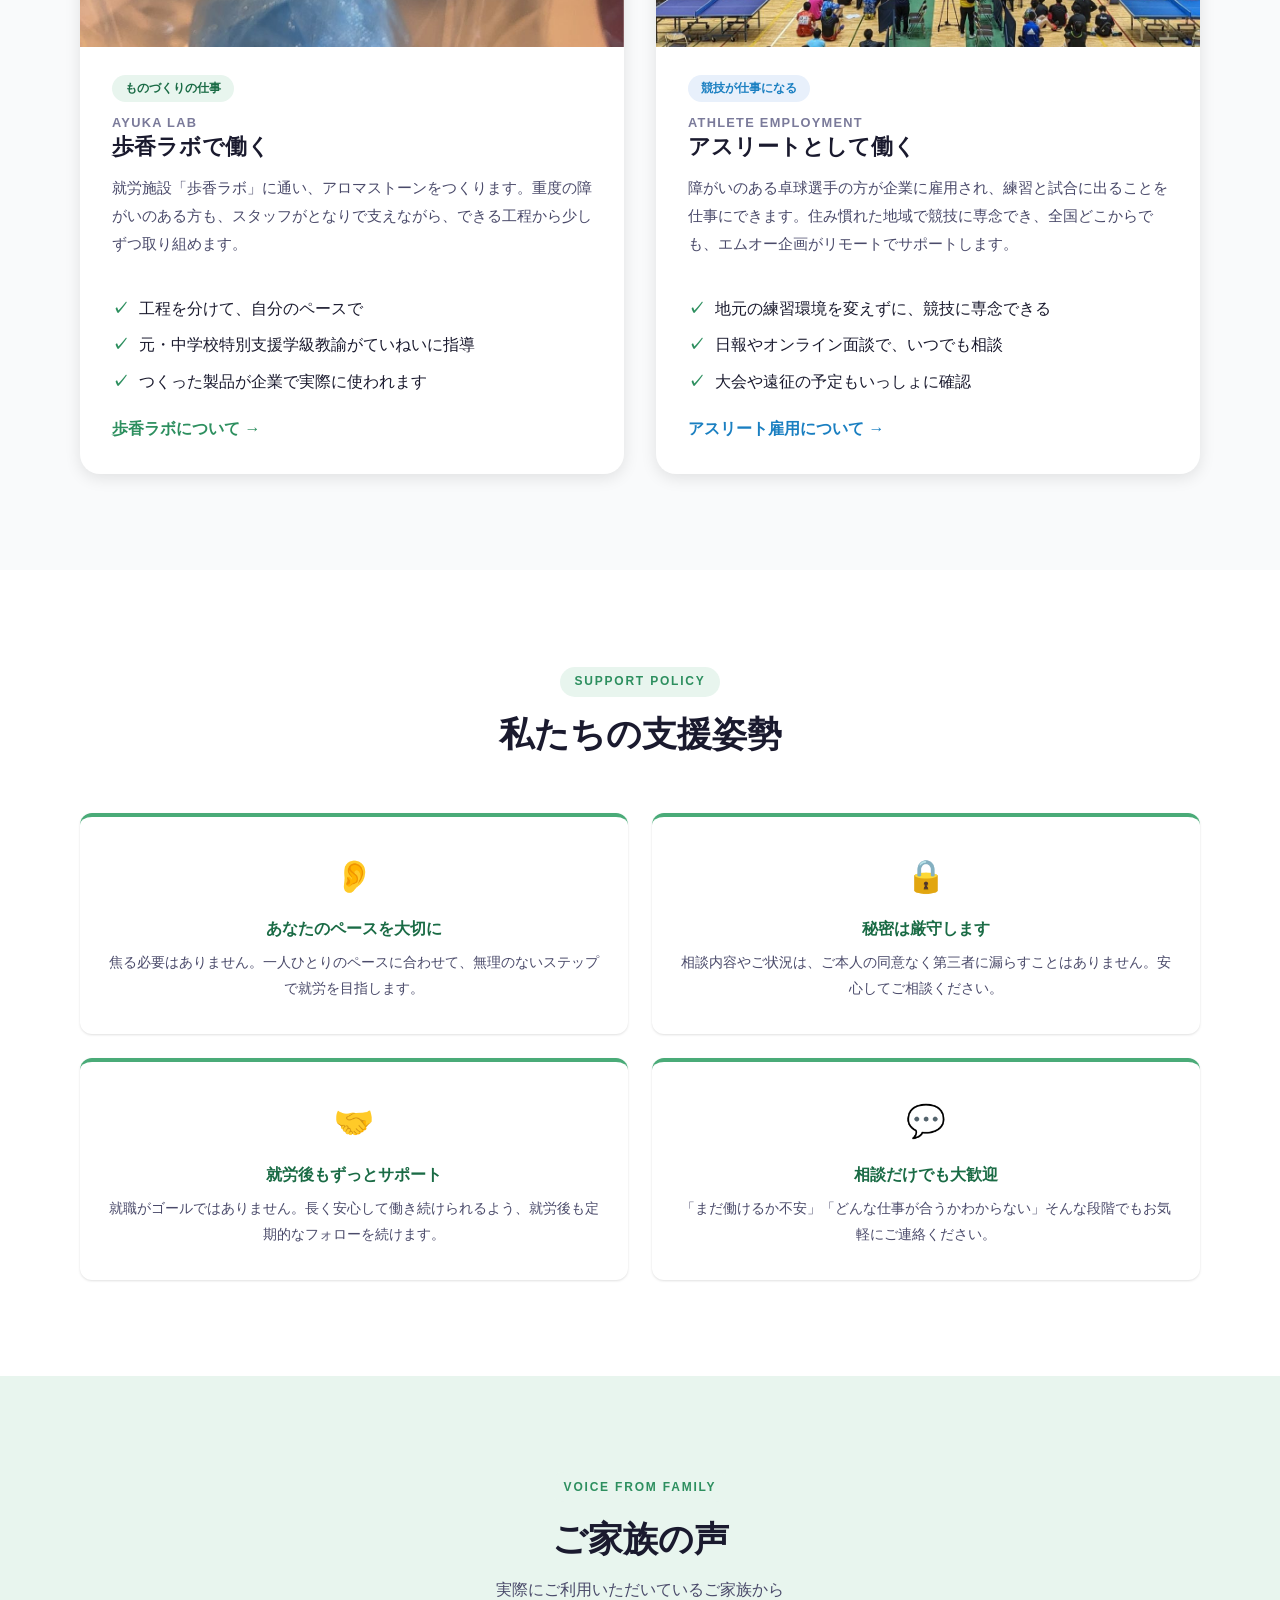
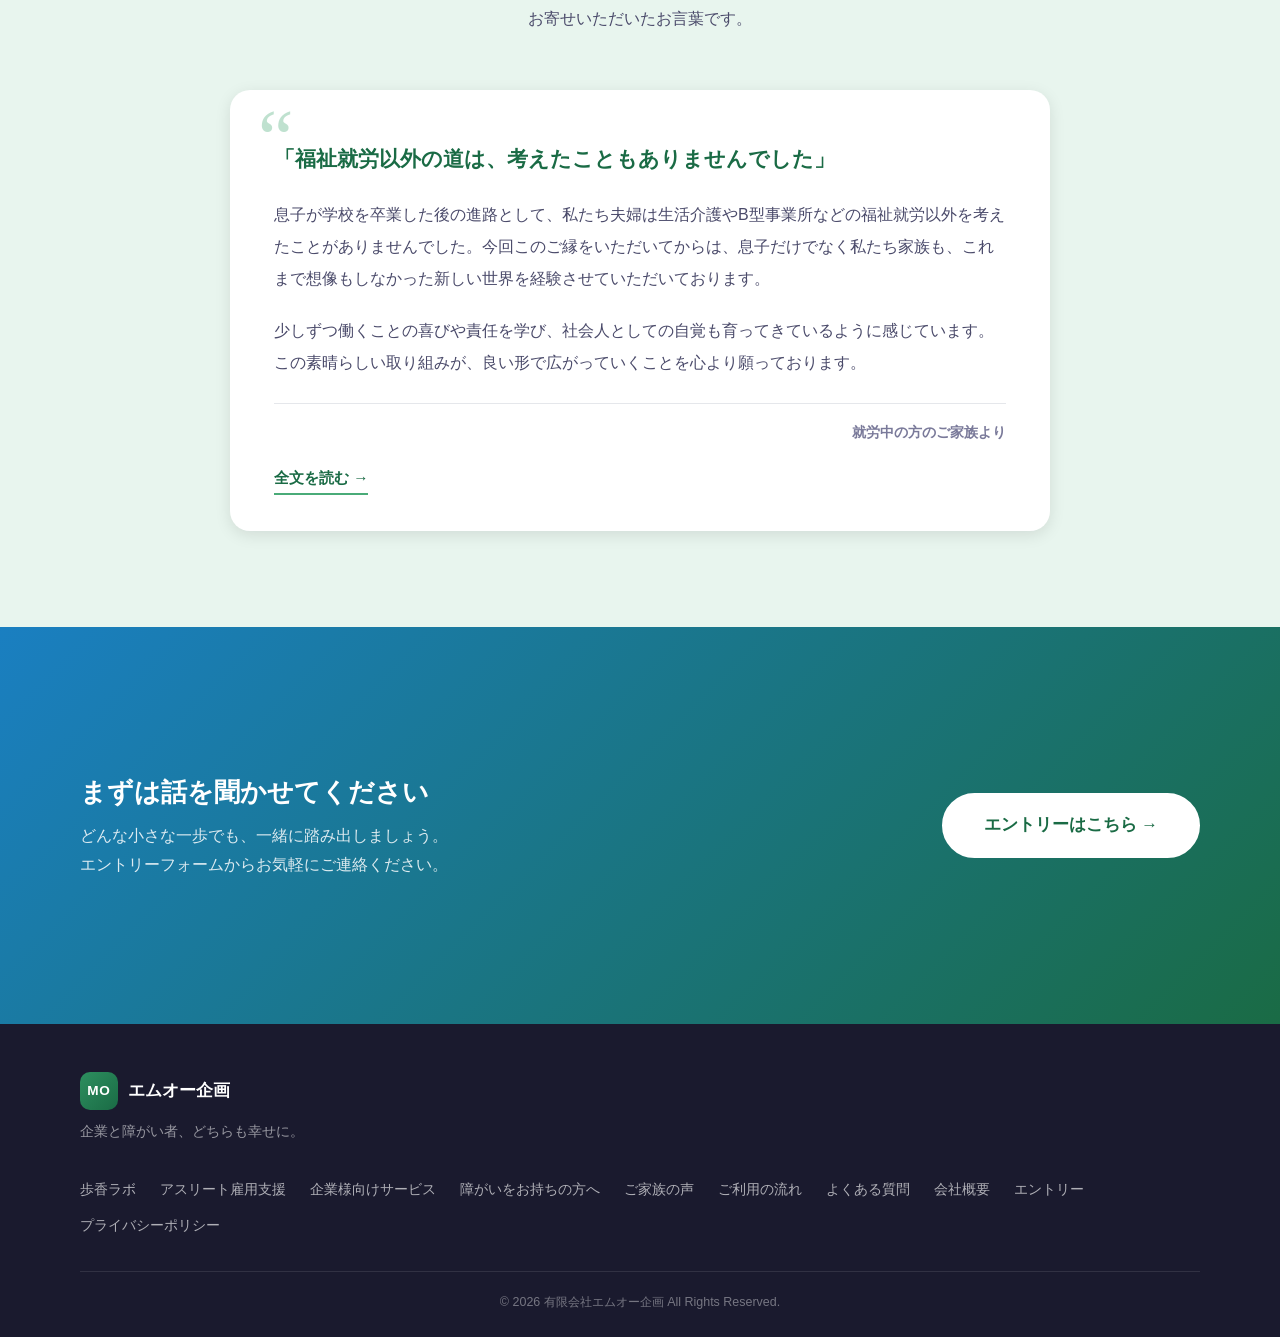
<file: service-worker.html>
<!DOCTYPE html>
<html lang="ja">
<head>
  <meta charset="UTF-8">
  <meta name="viewport" content="width=device-width, initial-scale=1.0">
  <meta name="description" content="有限会社エムオー企画 障がいをお持ちの方へ。就労施設「歩香ラボ」でのものづくり、競技を続けながら働くアスリート雇用。働き始めてからもスタッフがサポートします。">
  <title>障がいをお持ちの方へのサービス | 有限会社エムオー企画</title>
  <link rel="icon" href="favicon.ico" sizes="any">
  <link rel="icon" href="favicon.svg" type="image/svg+xml">
  <link rel="apple-touch-icon" href="apple-touch-icon.png">
  <link rel="stylesheet" href="css/style.css">
</head>
<body>

  <header class="header" id="header">
    <div class="header__inner container">
      <a href="index.html" class="header__logo">
        <span class="header__logo-mark">MO</span>
        <span class="header__logo-text">エムオー企画</span>
      </a>
      <nav class="header__nav" id="headerNav">
        <ul class="header__nav-list">
          <li class="header__nav-item--sp"><a href="index.html" class="header__nav-link">トップ</a></li>
          <li><a href="ayuka-lab.html" class="header__nav-link">歩香ラボ</a></li>
          <li><a href="athlete.html" class="header__nav-link">アスリート雇用</a></li>
          <li><a href="service-company.html" class="header__nav-link">企業様へ</a></li>
          <li><a href="service-worker.html" class="header__nav-link is-current">障がいをお持ちの方へ</a></li>
          <li><a href="voice.html" class="header__nav-link">ご家族の声</a></li>
          <li><a href="flow.html" class="header__nav-link">ご利用の流れ</a></li>
          <li><a href="faq.html" class="header__nav-link">よくある質問</a></li>
          <li><a href="company.html" class="header__nav-link">会社概要</a></li>
        </ul>
        <a href="entry.html" class="btn btn--primary header__cta">エントリー</a>
      </nav>
      <button class="header__hamburger" id="hamburger" aria-label="メニューを開く" aria-expanded="false">
        <span></span><span></span><span></span>
      </button>
    </div>
  </header>

  <!-- PAGE HERO -->
  <section class="page-hero page-hero--worker">
    <div class="page-hero__inner container">
      <p class="page-hero__label">SERVICE FOR WORKERS</p>
      <h1 class="page-hero__title">障がいをお持ちの方へのサービス</h1>
      <p class="page-hero__desc">ものづくりも、競技に打ち込むことも。<br>あなたに合った働き方を、一緒に見つけましょう。</p>
    </div>
  </section>

  <!-- INTRO -->
  <section class="page-intro section">
    <div class="container">
      <div class="page-intro__inner fade-in">
        <div class="page-intro__text">
          <h2 class="page-intro__title">「働きたい」という気持ちを、<br>一緒に形にしましょう</h2>
          <p class="page-intro__desc">「働いてみたいけど、自分にできるか不安」「どんな仕事が合うかわからない」そんな悩みをお持ちの方もご安心ください。エムオー企画では、あなたの障がい特性・得意なこと・希望する働き方をじっくりお聞きし、一緒に働き方を考えます。</p>
          <p class="page-intro__desc">働き始めてからも、スタッフが定期的にサポートを続けます。「相談だけしたい」という段階でもお気軽にどうぞ。秘密は厳守します。</p>
        </div>
        <div class="page-intro__img">
          <img src="images/support-worker.jpg" alt="スタッフのサポートを受けながら計量・作業に取り組む様子" class="page-intro__photo" width="1200" height="900" loading="lazy">
        </div>
      </div>
    </div>
  </section>

  <!-- 2 WAYS -->
  <section class="section section--tint" id="service">
    <div class="container">
      <div class="section-header fade-in">
        <p class="section-label">WORK STYLE</p>
        <h2 class="section-title">2つの働き方</h2>
        <p class="section-desc">どちらも、企業に雇用されて働く「お仕事」です。</p>
      </div>
      <div class="biz__cards fade-in">
        <a href="ayuka-lab.html" class="biz__card">
          <img src="images/aroma-gift.jpg" alt="thank youカードを添えて袋詰めされたアロマストーン" class="biz__card-img" width="900" height="1200" loading="lazy">
          <div class="biz__card-body">
            <span class="biz__card-tag">ものづくりの仕事</span>
            <h3 class="biz__card-title"><small>AYUKA LAB</small>歩香ラボで働く</h3>
            <p class="biz__card-desc">就労施設「歩香ラボ」に通い、アロマストーンをつくります。重度の障がいのある方も、スタッフがとなりで支えながら、できる工程から少しずつ取り組めます。</p>
            <ul class="check-list" style="margin-bottom: 1.25rem;">
              <li>工程を分けて、自分のペースで</li>
              <li>元・中学校特別支援学級教諭がていねいに指導</li>
              <li>つくった製品が企業で実際に使われます</li>
            </ul>
            <span class="biz__card-btn">歩香ラボについて →</span>
          </div>
        </a>
        <a href="athlete.html" class="biz__card biz__card--athlete">
          <img src="images/athlete-tournament.jpg" alt="障がい者卓球大会の会場のようす" class="biz__card-img" width="1200" height="900" loading="lazy">
          <div class="biz__card-body">
            <span class="biz__card-tag">競技が仕事になる</span>
            <h3 class="biz__card-title"><small>ATHLETE EMPLOYMENT</small>アスリートとして働く</h3>
            <p class="biz__card-desc">障がいのある卓球選手の方が企業に雇用され、練習と試合に出ることを仕事にできます。住み慣れた地域で競技に専念でき、全国どこからでも、エムオー企画がリモートでサポートします。</p>
            <ul class="check-list" style="margin-bottom: 1.25rem;">
              <li>地元の練習環境を変えずに、競技に専念できる</li>
              <li>日報やオンライン面談で、いつでも相談</li>
              <li>大会や遠征の予定もいっしょに確認</li>
            </ul>
            <span class="biz__card-btn">アスリート雇用について →</span>
          </div>
        </a>
      </div>
    </div>
  </section>

  <!-- VOICE -->
  <section class="voice section">
    <div class="container">
      <div class="section-header fade-in">
        <p class="section-label">SUPPORT POLICY</p>
        <h2 class="section-title">私たちの支援姿勢</h2>
      </div>
      <div class="voice__list fade-in">
        <div class="voice__item">
          <div class="voice__item-icon">👂</div>
          <h3 class="voice__item-title">あなたのペースを大切に</h3>
          <p class="voice__item-desc">焦る必要はありません。一人ひとりのペースに合わせて、無理のないステップで就労を目指します。</p>
        </div>
        <div class="voice__item">
          <div class="voice__item-icon">🔒</div>
          <h3 class="voice__item-title">秘密は厳守します</h3>
          <p class="voice__item-desc">相談内容やご状況は、ご本人の同意なく第三者に漏らすことはありません。安心してご相談ください。</p>
        </div>
        <div class="voice__item">
          <div class="voice__item-icon">🤝</div>
          <h3 class="voice__item-title">就労後もずっとサポート</h3>
          <p class="voice__item-desc">就職がゴールではありません。長く安心して働き続けられるよう、就労後も定期的なフォローを続けます。</p>
        </div>
        <div class="voice__item">
          <div class="voice__item-icon">💬</div>
          <h3 class="voice__item-title">相談だけでも大歓迎</h3>
          <p class="voice__item-desc">「まだ働けるか不安」「どんな仕事が合うかわからない」そんな段階でもお気軽にご連絡ください。</p>
        </div>
      </div>
    </div>
  </section>

  <!-- FAMILY VOICE -->
  <section class="family-voice section" id="family-voice">
    <div class="container">
      <div class="section-header fade-in">
        <p class="section-label section-label--worker">VOICE FROM FAMILY</p>
        <h2 class="section-title">ご家族の声</h2>
        <p class="section-desc">実際にご利用いただいているご家族から<br>お寄せいただいたお言葉です。</p>
      </div>

      <figure class="family-voice__card family-voice__card--excerpt fade-in">
        <blockquote class="family-voice__quote">
          <h3 class="family-voice__headline">「福祉就労以外の道は、考えたこともありませんでした」</h3>

          <p>息子が学校を卒業した後の進路として、私たち夫婦は生活介護やB型事業所などの福祉就労以外を考えたことがありませんでした。今回このご縁をいただいてからは、息子だけでなく私たち家族も、これまで想像もしなかった新しい世界を経験させていただいております。</p>

          <p>少しずつ働くことの喜びや責任を学び、社会人としての自覚も育ってきているように感じています。この素晴らしい取り組みが、良い形で広がっていくことを心より願っております。</p>
        </blockquote>
        <figcaption class="family-voice__author">就労中の方のご家族より</figcaption>
        <a href="voice.html" class="family-voice__more">全文を読む →</a>
      </figure>
    </div>
  </section>

  <!-- CTA -->
  <section class="cta-banner cta-banner--worker section">
    <div class="container">
      <div class="cta-banner__inner fade-in">
        <div class="cta-banner__text">
          <h2 class="cta-banner__title">まずは話を聞かせてください</h2>
          <p class="cta-banner__desc">どんな小さな一歩でも、一緒に踏み出しましょう。<br>エントリーフォームからお気軽にご連絡ください。</p>
        </div>
        <div class="cta-banner__btns">
          <a href="entry.html" class="btn btn--white btn--lg">エントリーはこちら →</a>
        </div>
      </div>
    </div>
  </section>

  <footer class="footer">
    <div class="container">
      <div class="footer__inner">
        <div class="footer__brand">
          <a href="index.html" class="header__logo">
            <span class="header__logo-mark">MO</span>
            <span class="header__logo-text footer__logo-text">エムオー企画</span>
          </a>
          <p class="footer__tagline">企業と障がい者、どちらも幸せに。</p>
        </div>
        <nav class="footer__nav" aria-label="フッターナビゲーション">
          <ul class="footer__nav-list">
            <li><a href="ayuka-lab.html">歩香ラボ</a></li>
            <li><a href="athlete.html">アスリート雇用支援</a></li>
            <li><a href="service-company.html">企業様向けサービス</a></li>
            <li><a href="service-worker.html">障がいをお持ちの方へ</a></li>
            <li><a href="voice.html">ご家族の声</a></li>
            <li><a href="flow.html">ご利用の流れ</a></li>
            <li><a href="faq.html">よくある質問</a></li>
            <li><a href="company.html">会社概要</a></li>
            <li><a href="entry.html">エントリー</a></li>
            <li><a href="privacy.html">プライバシーポリシー</a></li>
          </ul>
        </nav>
      </div>
      <div class="footer__bottom">
        <p class="footer__copy">&copy; 2026 有限会社エムオー企画 All Rights Reserved.</p>
      </div>
    </div>
  </footer>

  <a href="#top" class="back-to-top" id="backToTop" aria-label="ページトップへ">↑</a>
  <script src="js/main.js"></script>
</body>
</html>
</file>
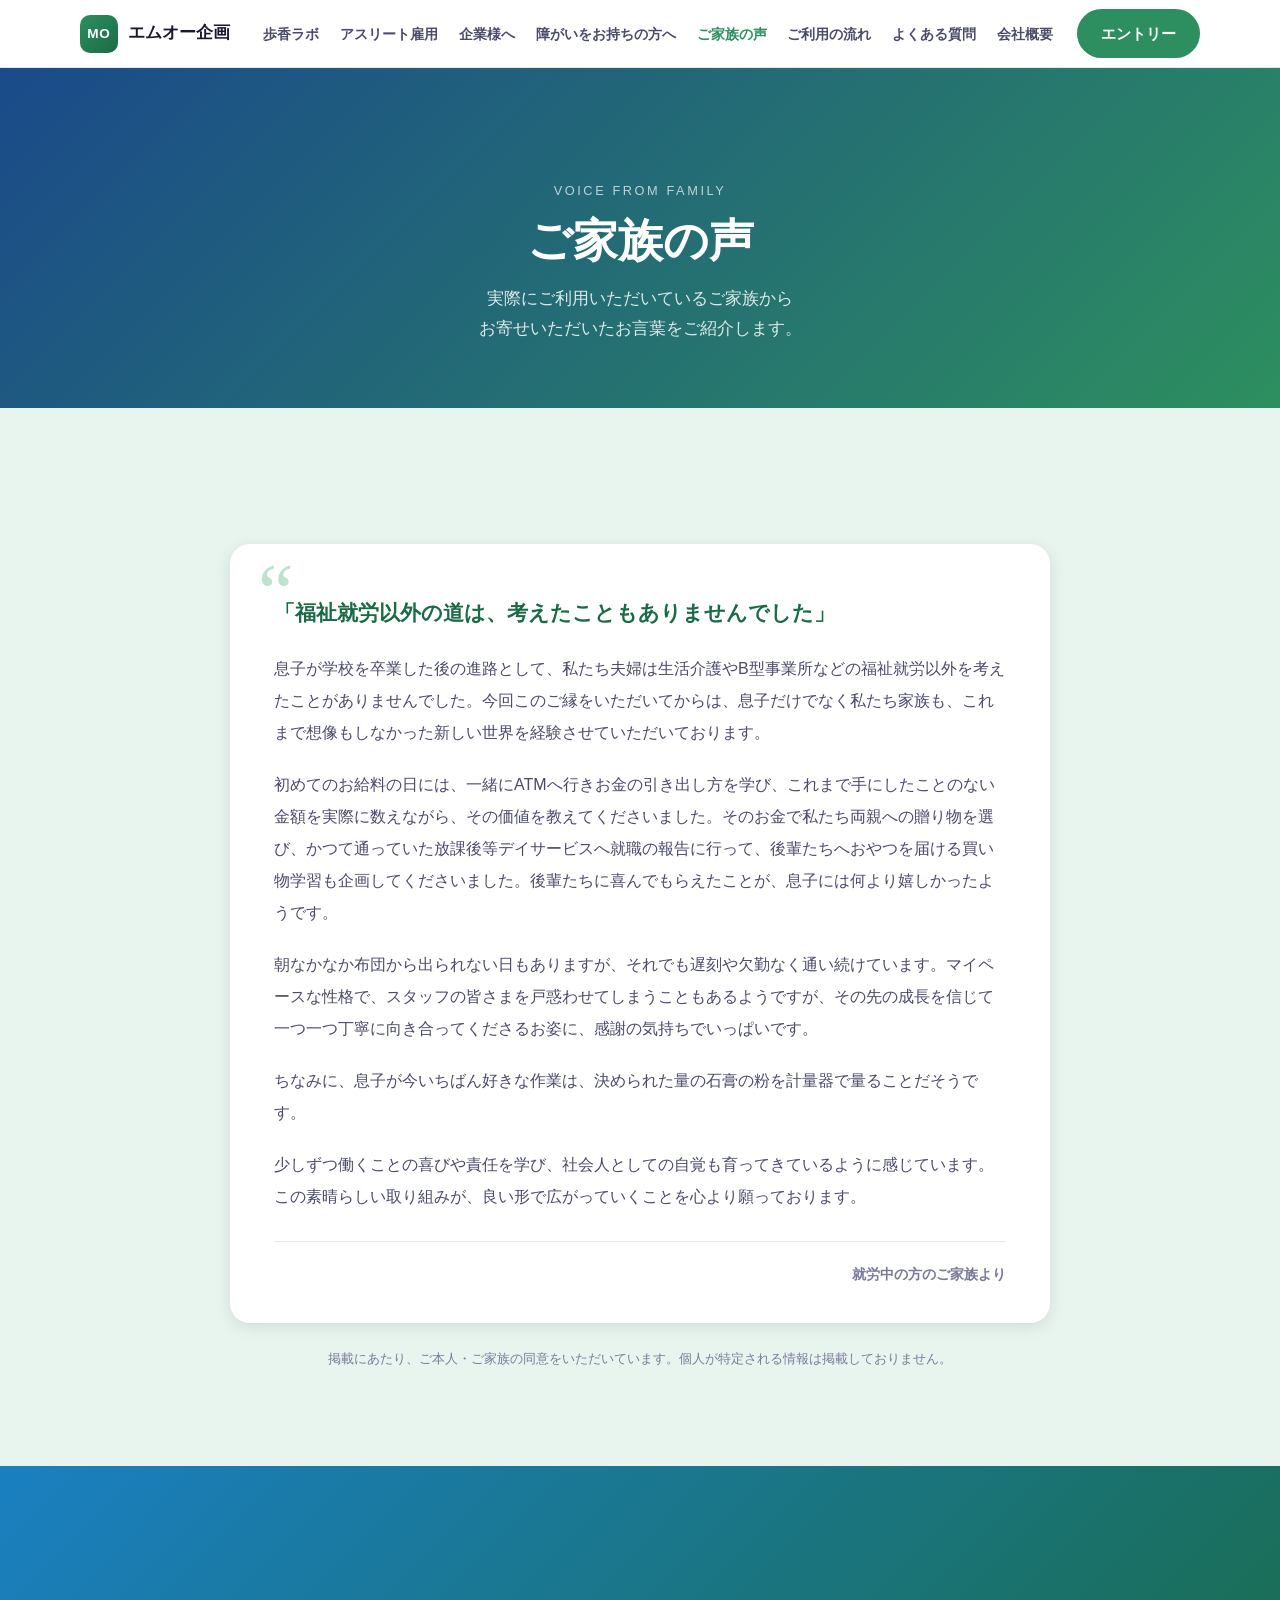
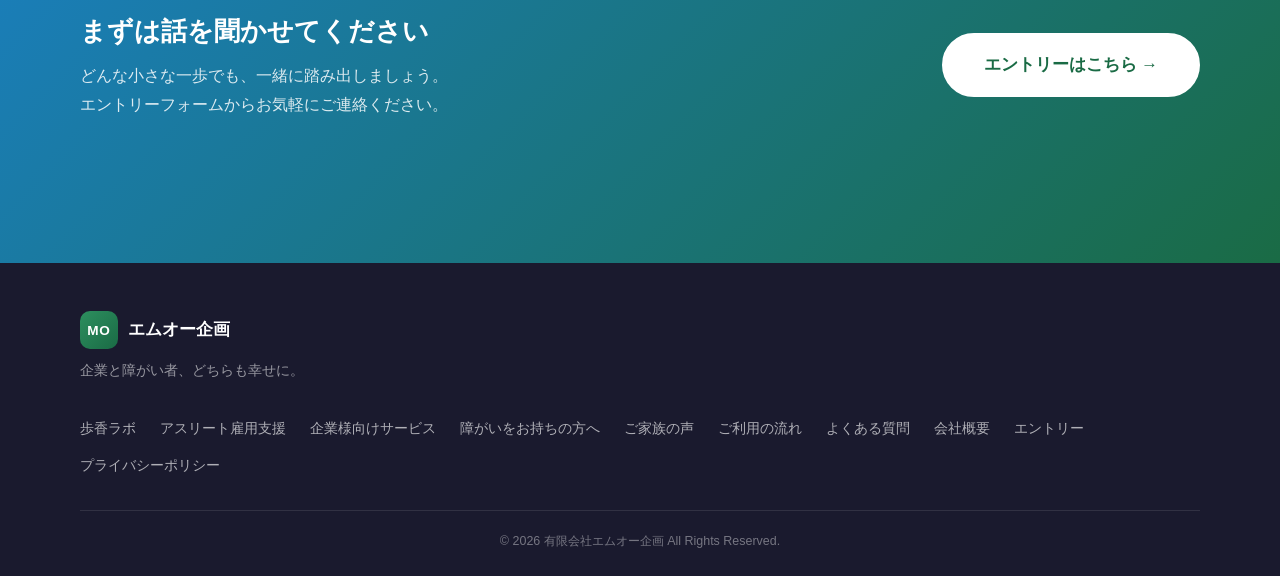
<file: voice.html>
<!DOCTYPE html>
<html lang="ja">
<head>
  <meta charset="UTF-8">
  <meta name="viewport" content="width=device-width, initial-scale=1.0">
  <meta name="description" content="有限会社エムオー企画 ご家族の声。実際にご利用いただいているご家族からお寄せいただいたお言葉をご紹介します。">
  <title>ご家族の声 | 有限会社エムオー企画</title>
  <link rel="icon" href="favicon.ico" sizes="any">
  <link rel="icon" href="favicon.svg" type="image/svg+xml">
  <link rel="apple-touch-icon" href="apple-touch-icon.png">
  <link rel="stylesheet" href="css/style.css">
</head>
<body>

  <header class="header" id="header">
    <div class="header__inner container">
      <a href="index.html" class="header__logo">
        <span class="header__logo-mark">MO</span>
        <span class="header__logo-text">エムオー企画</span>
      </a>
      <nav class="header__nav" id="headerNav">
        <ul class="header__nav-list">
          <li class="header__nav-item--sp"><a href="index.html" class="header__nav-link">トップ</a></li>
          <li><a href="ayuka-lab.html" class="header__nav-link">歩香ラボ</a></li>
          <li><a href="athlete.html" class="header__nav-link">アスリート雇用</a></li>
          <li><a href="service-company.html" class="header__nav-link">企業様へ</a></li>
          <li><a href="service-worker.html" class="header__nav-link">障がいをお持ちの方へ</a></li>
          <li><a href="voice.html" class="header__nav-link is-current">ご家族の声</a></li>
          <li><a href="flow.html" class="header__nav-link">ご利用の流れ</a></li>
          <li><a href="faq.html" class="header__nav-link">よくある質問</a></li>
          <li><a href="company.html" class="header__nav-link">会社概要</a></li>
        </ul>
        <a href="entry.html" class="btn btn--primary header__cta">エントリー</a>
      </nav>
      <button class="header__hamburger" id="hamburger" aria-label="メニューを開く" aria-expanded="false">
        <span></span><span></span><span></span>
      </button>
    </div>
  </header>

  <!-- PAGE HERO -->
  <section class="page-hero page-hero--worker">
    <div class="page-hero__inner container">
      <p class="page-hero__label">VOICE FROM FAMILY</p>
      <h1 class="page-hero__title">ご家族の声</h1>
      <p class="page-hero__desc">実際にご利用いただいているご家族から<br>お寄せいただいたお言葉をご紹介します。</p>
    </div>
  </section>

  <!-- FAMILY VOICE -->
  <section class="family-voice section" id="family-voice">
    <div class="container">
      <figure class="family-voice__card fade-in">
        <blockquote class="family-voice__quote">
          <h2 class="family-voice__headline">「福祉就労以外の道は、考えたこともありませんでした」</h2>

          <p>息子が学校を卒業した後の進路として、私たち夫婦は生活介護やB型事業所などの福祉就労以外を考えたことがありませんでした。今回このご縁をいただいてからは、息子だけでなく私たち家族も、これまで想像もしなかった新しい世界を経験させていただいております。</p>

          <p>初めてのお給料の日には、一緒にATMへ行きお金の引き出し方を学び、これまで手にしたことのない金額を実際に数えながら、その価値を教えてくださいました。そのお金で私たち両親への贈り物を選び、かつて通っていた放課後等デイサービスへ就職の報告に行って、後輩たちへおやつを届ける買い物学習も企画してくださいました。後輩たちに喜んでもらえたことが、息子には何より嬉しかったようです。</p>

          <p>朝なかなか布団から出られない日もありますが、それでも遅刻や欠勤なく通い続けています。マイペースな性格で、スタッフの皆さまを戸惑わせてしまうこともあるようですが、その先の成長を信じて一つ一つ丁寧に向き合ってくださるお姿に、感謝の気持ちでいっぱいです。</p>

          <p>ちなみに、息子が今いちばん好きな作業は、決められた量の石膏の粉を計量器で量ることだそうです。</p>

          <p>少しずつ働くことの喜びや責任を学び、社会人としての自覚も育ってきているように感じています。この素晴らしい取り組みが、良い形で広がっていくことを心より願っております。</p>
        </blockquote>
        <figcaption class="family-voice__author">就労中の方のご家族より</figcaption>
      </figure>

      <p class="family-voice__note fade-in">掲載にあたり、ご本人・ご家族の同意をいただいています。個人が特定される情報は掲載しておりません。</p>
    </div>
  </section>

  <!-- CTA -->
  <section class="cta-banner cta-banner--worker section">
    <div class="container">
      <div class="cta-banner__inner fade-in">
        <div class="cta-banner__text">
          <h2 class="cta-banner__title">まずは話を聞かせてください</h2>
          <p class="cta-banner__desc">どんな小さな一歩でも、一緒に踏み出しましょう。<br>エントリーフォームからお気軽にご連絡ください。</p>
        </div>
        <div class="cta-banner__btns">
          <a href="entry.html" class="btn btn--white btn--lg">エントリーはこちら →</a>
        </div>
      </div>
    </div>
  </section>

  <footer class="footer">
    <div class="container">
      <div class="footer__inner">
        <div class="footer__brand">
          <a href="index.html" class="header__logo">
            <span class="header__logo-mark">MO</span>
            <span class="header__logo-text footer__logo-text">エムオー企画</span>
          </a>
          <p class="footer__tagline">企業と障がい者、どちらも幸せに。</p>
        </div>
        <nav class="footer__nav" aria-label="フッターナビゲーション">
          <ul class="footer__nav-list">
            <li><a href="ayuka-lab.html">歩香ラボ</a></li>
            <li><a href="athlete.html">アスリート雇用支援</a></li>
            <li><a href="service-company.html">企業様向けサービス</a></li>
            <li><a href="service-worker.html">障がいをお持ちの方へ</a></li>
            <li><a href="voice.html">ご家族の声</a></li>
            <li><a href="flow.html">ご利用の流れ</a></li>
            <li><a href="faq.html">よくある質問</a></li>
            <li><a href="company.html">会社概要</a></li>
            <li><a href="entry.html">エントリー</a></li>
            <li><a href="privacy.html">プライバシーポリシー</a></li>
          </ul>
        </nav>
      </div>
      <div class="footer__bottom">
        <p class="footer__copy">&copy; 2026 有限会社エムオー企画 All Rights Reserved.</p>
      </div>
    </div>
  </footer>

  <a href="#top" class="back-to-top" id="backToTop" aria-label="ページトップへ">↑</a>
  <script src="js/main.js"></script>
</body>
</html>
</file>
<file: css/style.css>
/* ==========================================================================
   CSS Custom Properties
   ========================================================================== */
:root {
  --primary: #2d8f5f;
  --primary-light: #4aab78;
  --primary-dark: #1a6b45;
  --accent: #1a7fc1;
  --accent-light: #3a9fd8;
  --warm-green: #e8f5ee;
  --warm-blue: #e8f0fb;
  --text: #1a1a2e;
  --text-mid: #4a4a6a;
  --text-light: #7a7a9a;
  --white: #ffffff;
  --bg: #f9fafb;
  --border: #e5e7eb;
  --shadow-sm: 0 1px 3px rgba(0,0,0,.08), 0 1px 2px rgba(0,0,0,.05);
  --shadow-md: 0 4px 16px rgba(0,0,0,.10);
  --shadow-lg: 0 12px 40px rgba(0,0,0,.13);
  --radius: 12px;
  --radius-lg: 20px;
  --transition: .3s cubic-bezier(.4,0,.2,1);
  --header-h: 68px;
}

/* ==========================================================================
   Reset & Base
   ========================================================================== */
*, *::before, *::after { box-sizing: border-box; margin: 0; padding: 0; }

html {
  scroll-behavior: smooth;
  font-size: 16px;
}

body {
  font-family: 'Hiragino Kaku Gothic ProN', 'Hiragino Sans', 'Noto Sans JP', Meiryo, sans-serif;
  color: var(--text);
  background: var(--white);
  line-height: 1.7;
  -webkit-font-smoothing: antialiased;
}

img { max-width: 100%; height: auto; display: block; }
a { color: inherit; text-decoration: none; }
ul { list-style: none; }
button { cursor: pointer; font: inherit; border: none; background: none; }

/* ==========================================================================
   Layout Utilities
   ========================================================================== */
.container {
  width: min(1120px, 100% - 2rem);
  margin-inline: auto;
}

.section {
  padding: 96px 0;
}

/* ==========================================================================
   Animations
   ========================================================================== */
.fade-in {
  opacity: 0;
  transform: translateY(24px);
  transition: opacity .7s ease, transform .7s ease;
}
.fade-in.is-visible {
  opacity: 1;
  transform: translateY(0);
}
.fade-in--delay { transition-delay: .2s; }

/* ==========================================================================
   Buttons
   ========================================================================== */
.btn {
  display: inline-flex;
  align-items: center;
  gap: .4rem;
  padding: .7rem 1.5rem;
  border-radius: 50px;
  font-weight: 700;
  font-size: .95rem;
  transition: var(--transition);
  white-space: nowrap;
}
.btn--primary {
  background: var(--primary);
  color: var(--white);
}
.btn--primary:hover {
  background: var(--primary-dark);
  transform: translateY(-2px);
  box-shadow: 0 6px 20px rgba(45,143,95,.35);
}
.btn--accent {
  background: var(--accent);
  color: var(--white);
}
.btn--accent:hover {
  background: #1568a0;
  transform: translateY(-2px);
  box-shadow: 0 6px 20px rgba(26,127,193,.35);
}
.btn--lg {
  padding: 1rem 2.5rem;
  font-size: 1.05rem;
}

/* ==========================================================================
   Section Headers
   ========================================================================== */
.section-header {
  text-align: center;
  margin-bottom: 56px;
}
.section-label {
  display: inline-block;
  font-size: .75rem;
  font-weight: 700;
  letter-spacing: .15em;
  color: var(--primary);
  background: var(--warm-green);
  padding: .3rem .9rem;
  border-radius: 50px;
  margin-bottom: .9rem;
}
.section-title {
  font-size: clamp(1.6rem, 4vw, 2.2rem);
  font-weight: 800;
  line-height: 1.3;
  margin-bottom: .9rem;
}
.section-desc {
  color: var(--text-mid);
  font-size: 1rem;
  line-height: 1.8;
}

/* ==========================================================================
   Header
   ========================================================================== */
.header {
  position: fixed;
  top: 0;
  left: 0;
  right: 0;
  z-index: 100;
  height: var(--header-h);
  background: rgba(255,255,255,.92);
  backdrop-filter: blur(12px);
  -webkit-backdrop-filter: blur(12px);
  border-bottom: 1px solid var(--border);
  transition: box-shadow var(--transition);
}
.header.is-scrolled {
  box-shadow: var(--shadow-md);
}
.header__inner {
  height: 100%;
  display: flex;
  align-items: center;
  justify-content: space-between;
  gap: 1rem;
}
.header__logo {
  display: flex;
  align-items: center;
  gap: .6rem;
  flex-shrink: 0;
}
.header__logo-mark {
  display: flex;
  align-items: center;
  justify-content: center;
  width: 38px;
  height: 38px;
  background: linear-gradient(135deg, var(--primary), var(--primary-dark));
  color: var(--white);
  font-weight: 800;
  font-size: .85rem;
  letter-spacing: .05em;
  border-radius: 10px;
}
.header__logo-text {
  font-size: 1.05rem;
  font-weight: 700;
  color: var(--text);
}
.header__nav {
  display: flex;
  align-items: center;
  gap: 1.5rem;
}
.header__nav-list {
  display: flex;
  align-items: center;
  gap: 1.3rem;
}
.header__nav-item--sp { display: none; }
.header__nav-link {
  font-size: .88rem;
  white-space: nowrap;
  font-weight: 600;
  color: var(--text-mid);
  transition: color var(--transition);
  position: relative;
}
.header__nav-link::after {
  content: '';
  position: absolute;
  bottom: -3px;
  left: 0;
  width: 0;
  height: 2px;
  background: var(--primary);
  transition: width var(--transition);
}
.header__nav-link:hover { color: var(--primary); }
.header__nav-link:hover::after { width: 100%; }

/* Hamburger */
.header__hamburger {
  display: none;
  flex-direction: column;
  gap: 5px;
  padding: 6px;
  width: 40px;
}
.header__hamburger span {
  display: block;
  height: 2px;
  background: var(--text);
  border-radius: 2px;
  transition: var(--transition);
  transform-origin: center;
}
.header__hamburger.is-open span:nth-child(1) {
  transform: translateY(7px) rotate(45deg);
}
.header__hamburger.is-open span:nth-child(2) {
  opacity: 0;
  transform: scaleX(0);
}
.header__hamburger.is-open span:nth-child(3) {
  transform: translateY(-7px) rotate(-45deg);
}

/* ==========================================================================
   Hero
   ========================================================================== */
.hero {
  position: relative;
  min-height: 100vh;
  display: flex;
  align-items: center;
  overflow: hidden;
  padding-top: var(--header-h);
}
.hero__bg {
  position: absolute;
  inset: 0;
  background: linear-gradient(135deg, #0f4c2a 0%, #1a6b45 30%, #1a5a8a 70%, #0d3a6b 100%);
  z-index: 0;
}
.hero__bg::before {
  content: '';
  position: absolute;
  inset: 0;
  background:
    radial-gradient(ellipse at 20% 50%, rgba(74,171,120,.3) 0%, transparent 60%),
    radial-gradient(ellipse at 80% 30%, rgba(58,159,216,.25) 0%, transparent 55%);
}
.hero__bg::after {
  content: '';
  position: absolute;
  inset: 0;
  background-image:
    radial-gradient(circle, rgba(255,255,255,.06) 1px, transparent 1px);
  background-size: 40px 40px;
}
.hero__inner {
  position: relative;
  z-index: 1;
  padding: 80px 0;
  display: flex;
  flex-direction: column;
  align-items: center;
  gap: 56px;
  width: 100%;
}
.hero__text {
  text-align: center;
  color: var(--white);
  max-width: 760px;
}
.hero__label {
  display: inline-block;
  font-size: .8rem;
  font-weight: 700;
  letter-spacing: .15em;
  color: rgba(255,255,255,.8);
  background: rgba(255,255,255,.15);
  border: 1px solid rgba(255,255,255,.25);
  padding: .35rem 1rem;
  border-radius: 50px;
  margin-bottom: 1.2rem;
  backdrop-filter: blur(4px);
}
.hero__title {
  font-size: clamp(1.9rem, 5.5vw, 3.2rem);
  font-weight: 900;
  line-height: 1.25;
  margin-bottom: 1.2rem;
  text-shadow: 0 2px 12px rgba(0,0,0,.25);
}
.hero__sub {
  font-size: clamp(1rem, 2.5vw, 1.2rem);
  color: rgba(255,255,255,.85);
  line-height: 1.8;
}

/* CTA Cards */
.hero__cta-cards {
  display: grid;
  grid-template-columns: 1fr 1fr;
  gap: 20px;
  width: 100%;
  max-width: 820px;
}
.hero__cta-card {
  display: flex;
  align-items: center;
  gap: 1rem;
  padding: 1.6rem 1.8rem;
  border-radius: var(--radius-lg);
  text-decoration: none;
  transition: var(--transition);
  position: relative;
  overflow: hidden;
}
.hero__cta-card::before {
  content: '';
  position: absolute;
  inset: 0;
  opacity: 0;
  transition: opacity var(--transition);
}
.hero__cta-card:hover { transform: translateY(-4px); }
.hero__cta-card:hover::before { opacity: 1; }

.hero__cta-card--company {
  background: rgba(26,127,193,.9);
  backdrop-filter: blur(8px);
  border: 1px solid rgba(255,255,255,.25);
  color: var(--white);
}
.hero__cta-card--company::before {
  background: rgba(255,255,255,.08);
}
.hero__cta-card--company:hover {
  box-shadow: 0 16px 40px rgba(26,127,193,.5);
}
.hero__cta-card--worker {
  background: rgba(45,143,95,.9);
  backdrop-filter: blur(8px);
  border: 1px solid rgba(255,255,255,.25);
  color: var(--white);
}
.hero__cta-card--worker::before {
  background: rgba(255,255,255,.08);
}
.hero__cta-card--worker:hover {
  box-shadow: 0 16px 40px rgba(45,143,95,.5);
}
.hero__cta-card-icon {
  font-size: 2rem;
  flex-shrink: 0;
}
.hero__cta-card-content { flex: 1; }
.hero__cta-card-label {
  font-size: .78rem;
  opacity: .85;
  margin-bottom: .2rem;
}
.hero__cta-card-main {
  font-size: 1.25rem;
  font-weight: 800;
  margin-bottom: .3rem;
}
.hero__cta-card-desc {
  font-size: .82rem;
  opacity: .85;
  line-height: 1.5;
}
.hero__cta-card-arrow {
  font-size: 1.4rem;
  transition: transform var(--transition);
  flex-shrink: 0;
}
.hero__cta-card:hover .hero__cta-card-arrow {
  transform: translateX(4px);
}

/* Scroll hint */
.hero__scroll-hint {
  position: absolute;
  bottom: 32px;
  left: 50%;
  transform: translateX(-50%);
  display: flex;
  flex-direction: column;
  align-items: center;
  gap: 8px;
  color: rgba(255,255,255,.6);
  font-size: .7rem;
  letter-spacing: .15em;
  z-index: 1;
}
.hero__scroll-line {
  width: 1px;
  height: 40px;
  background: linear-gradient(to bottom, rgba(255,255,255,.6), transparent);
  animation: scrollLine 1.8s ease infinite;
}
@keyframes scrollLine {
  0%   { transform: scaleY(0); transform-origin: top; }
  50%  { transform: scaleY(1); transform-origin: top; }
  51%  { transform-origin: bottom; }
  100% { transform: scaleY(0); transform-origin: bottom; }
}

/* ==========================================================================
   Numbers
   ========================================================================== */
.numbers {
  background: var(--text);
  padding: 48px 0;
}
.numbers__list {
  display: grid;
  grid-template-columns: repeat(4, 1fr);
  gap: 2px;
}
.numbers__item {
  text-align: center;
  padding: 2rem 1rem;
  display: flex;
  flex-direction: column;
  gap: .5rem;
  border-right: 1px solid rgba(255,255,255,.1);
}
.numbers__item:last-child { border-right: none; }
.numbers__num {
  font-size: clamp(1.8rem, 4vw, 2.6rem);
  font-weight: 900;
  color: var(--white);
  line-height: 1;
}
.numbers__num small {
  font-size: .5em;
  font-weight: 700;
  color: var(--primary-light);
}
.numbers__label {
  font-size: .82rem;
  color: rgba(255,255,255,.6);
}

/* ==========================================================================
   About
   ========================================================================== */
.about {
  background: var(--bg);
}
.about__points {
  display: grid;
  grid-template-columns: repeat(3, 1fr);
  gap: 24px;
  margin-bottom: 64px;
}
.about__point {
  background: var(--white);
  border-radius: var(--radius);
  padding: 2rem;
  box-shadow: var(--shadow-sm);
  border: 1px solid var(--border);
  transition: var(--transition);
}
.about__point:hover {
  transform: translateY(-4px);
  box-shadow: var(--shadow-md);
}
.about__point-icon {
  font-size: 2.4rem;
  margin-bottom: 1rem;
}
.about__point-title {
  font-size: 1.1rem;
  font-weight: 800;
  margin-bottom: .7rem;
  color: var(--text);
}
.about__point-desc {
  font-size: .9rem;
  color: var(--text-mid);
  line-height: 1.75;
}
.about__philosophy {
  background: linear-gradient(135deg, var(--primary-dark), #1a5a8a);
  border-radius: var(--radius-lg);
  padding: 3rem;
  text-align: center;
  color: var(--white);
}
.about__philosophy-quote {
  font-size: clamp(1.3rem, 3vw, 1.9rem);
  font-weight: 900;
  margin-bottom: 1rem;
  position: relative;
}
.about__philosophy-text {
  font-size: .95rem;
  opacity: .88;
  line-height: 1.9;
  max-width: 680px;
  margin: 0 auto;
}

/* ==========================================================================
   Tabs (shared)
   ========================================================================== */
.tab-group {}
.tab-btns {
  display: flex;
  gap: 8px;
  margin-bottom: 32px;
  flex-wrap: wrap;
}
.tab-btn {
  padding: .75rem 2rem;
  border-radius: 50px;
  font-weight: 700;
  font-size: .95rem;
  background: var(--bg);
  color: var(--text-mid);
  border: 2px solid var(--border);
  transition: var(--transition);
}
.tab-btn--company.is-active {
  background: var(--accent);
  color: var(--white);
  border-color: var(--accent);
}
.tab-btn--worker.is-active {
  background: var(--primary);
  color: var(--white);
  border-color: var(--primary);
}
.tab-btn:hover:not(.is-active) {
  border-color: var(--text-mid);
  color: var(--text);
}
.tab-content {
  display: none;
}
.tab-content.is-active {
  display: block;
  animation: fadeTab .35s ease;
}
@keyframes fadeTab {
  from { opacity: 0; transform: translateY(8px); }
  to   { opacity: 1; transform: translateY(0); }
}

/* ==========================================================================
   Service
   ========================================================================== */
.service {
  background: var(--white);
}
.service__cards {
  display: grid;
  grid-template-columns: repeat(3, 1fr);
  gap: 24px;
}
.service__card {
  background: var(--bg);
  border-radius: var(--radius);
  padding: 2rem;
  border: 1px solid var(--border);
  position: relative;
  transition: var(--transition);
}
.service__card:hover {
  transform: translateY(-4px);
  box-shadow: var(--shadow-md);
  border-color: var(--primary-light);
}
.service__card-num {
  font-size: .7rem;
  font-weight: 800;
  letter-spacing: .15em;
  color: var(--primary);
  margin-bottom: .8rem;
}
.service__card-icon {
  font-size: 2rem;
  margin-bottom: .8rem;
}
.service__card-title {
  font-size: 1.05rem;
  font-weight: 800;
  margin-bottom: .7rem;
}
.service__card-desc {
  font-size: .88rem;
  color: var(--text-mid);
  line-height: 1.75;
  margin-bottom: 1rem;
}
.service__card-list {
  display: flex;
  flex-direction: column;
  gap: .35rem;
}
.service__card-list li {
  font-size: .83rem;
  color: var(--text-mid);
  padding-left: 1.2rem;
  position: relative;
}
.service__card-list li::before {
  content: '✓';
  position: absolute;
  left: 0;
  color: var(--primary);
  font-weight: 700;
}

/* ==========================================================================
   Flow
   ========================================================================== */
.flow {
  background: var(--bg);
}
.flow__steps {
  display: grid;
  grid-template-columns: 1fr auto 1fr auto 1fr auto 1fr auto 1fr;
  align-items: start;
  gap: 8px;
}
.flow__step {
  background: var(--white);
  border-radius: var(--radius);
  padding: 1.5rem 1rem;
  text-align: center;
  border: 1px solid var(--border);
  transition: var(--transition);
}
.flow__step:hover {
  box-shadow: var(--shadow-md);
  border-color: var(--primary-light);
}
.flow__step-num {
  font-size: .65rem;
  font-weight: 800;
  letter-spacing: .1em;
  color: var(--primary);
  margin-bottom: .6rem;
  background: var(--warm-green);
  display: inline-block;
  padding: .2rem .6rem;
  border-radius: 50px;
}
.flow__step-icon {
  font-size: 1.8rem;
  margin-bottom: .6rem;
}
.flow__step-title {
  font-size: .9rem;
  font-weight: 800;
  margin-bottom: .4rem;
}
.flow__step-desc {
  font-size: .78rem;
  color: var(--text-mid);
  line-height: 1.65;
}
.flow__step-arrow {
  font-size: 1.5rem;
  color: var(--primary-light);
  align-self: center;
  padding-top: 40px;
  flex-shrink: 0;
}

/* ==========================================================================
   FAQ
   ========================================================================== */
.faq {
  background: var(--white);
}
.faq__list {
  max-width: 780px;
  margin: 0 auto;
  display: flex;
  flex-direction: column;
  gap: 12px;
}
.faq__item {
  border: 1px solid var(--border);
  border-radius: var(--radius);
  overflow: hidden;
  background: var(--white);
}
.faq__question {
  width: 100%;
  display: flex;
  align-items: center;
  gap: .75rem;
  padding: 1.2rem 1.5rem;
  text-align: left;
  font-size: .95rem;
  font-weight: 600;
  color: var(--text);
  background: var(--white);
  transition: background var(--transition);
  cursor: pointer;
}
.faq__question:hover {
  background: var(--bg);
}
.faq__question[aria-expanded="true"] {
  background: var(--bg);
  border-bottom: 1px solid var(--border);
}
.faq__question-text {
  flex: 1;
}
.faq__tag {
  display: inline-block;
  font-size: .7rem;
  font-weight: 700;
  padding: .2rem .7rem;
  border-radius: 50px;
  flex-shrink: 0;
}
.faq__tag--company {
  background: var(--warm-blue);
  color: var(--accent);
}
.faq__tag--worker {
  background: var(--warm-green);
  color: var(--primary-dark);
}
.faq__icon {
  font-size: 1.2rem;
  font-weight: 300;
  color: var(--primary);
  flex-shrink: 0;
  transition: transform var(--transition);
  width: 24px;
  text-align: center;
}
.faq__question[aria-expanded="true"] .faq__icon {
  transform: rotate(45deg);
}
.faq__answer {
  display: grid;
  grid-template-rows: 0fr;
  transition: grid-template-rows .35s ease;
}
.faq__answer.is-open {
  grid-template-rows: 1fr;
}
.faq__answer-inner {
  overflow: hidden;
  padding: 0 1.5rem;
}
.faq__answer.is-open .faq__answer-inner {
  padding: 1.2rem 1.5rem;
}
.faq__answer p {
  font-size: .92rem;
  color: var(--text-mid);
  line-height: 1.8;
}

/* ==========================================================================
   Entry
   ========================================================================== */
.entry {
  background: var(--bg);
}

/* ==========================================================================
   Form (shared)
   ========================================================================== */
.form {
  display: flex;
  flex-direction: column;
  gap: 20px;
  padding: 2.5rem;
  background: var(--white);
  border-radius: var(--radius-lg);
  border: 1px solid var(--border);
  box-shadow: var(--shadow-sm);
}
.form__row--half {
  display: grid;
  grid-template-columns: 1fr 1fr;
  gap: 16px;
}
.form__group {
  display: flex;
  flex-direction: column;
  gap: 6px;
}
.form__label {
  font-size: .85rem;
  font-weight: 700;
  color: var(--text);
  display: flex;
  align-items: center;
  gap: .4rem;
}
.form__required {
  font-size: .7rem;
  background: #e74c3c;
  color: var(--white);
  padding: .1rem .45rem;
  border-radius: 4px;
  font-weight: 700;
}
.form__input,
.form__select,
.form__textarea {
  padding: .75rem 1rem;
  border: 1.5px solid var(--border);
  border-radius: 8px;
  font-size: .95rem;
  font-family: inherit;
  color: var(--text);
  background: var(--white);
  transition: border-color var(--transition), box-shadow var(--transition);
  width: 100%;
}
.form__input:focus,
.form__select:focus,
.form__textarea:focus {
  outline: none;
  border-color: var(--primary);
  box-shadow: 0 0 0 3px rgba(45,143,95,.12);
}
.form__input::placeholder,
.form__textarea::placeholder {
  color: #bbb;
}
.form__select {
  appearance: none;
  background-image: url("data:image/svg+xml,%3Csvg xmlns='http://www.w3.org/2000/svg' width='16' height='16' viewBox='0 0 24 24' fill='none' stroke='%237a7a9a' stroke-width='2'%3E%3Cpath d='M6 9l6 6 6-6'/%3E%3C/svg%3E");
  background-repeat: no-repeat;
  background-position: right .75rem center;
  padding-right: 2.5rem;
}
.form__textarea {
  resize: vertical;
  min-height: 120px;
}
.form__check {
  display: flex;
  align-items: center;
  gap: .6rem;
  cursor: pointer;
  font-size: .88rem;
  color: var(--text-mid);
}
.form__check input[type="checkbox"] {
  width: 18px;
  height: 18px;
  accent-color: var(--primary);
  flex-shrink: 0;
}
.form__link {
  color: var(--primary);
  text-decoration: underline;
}
.form__submit {
  display: flex;
  justify-content: center;
  padding-top: .5rem;
}

/* ==========================================================================
   Company
   ========================================================================== */
.company {
  background: var(--bg);
}
.company__table-wrap {
  max-width: 780px;
  margin: 0 auto;
  overflow-x: auto;
}
.company__table {
  width: 100%;
  border-collapse: collapse;
  background: var(--white);
  border-radius: var(--radius);
  overflow: hidden;
  box-shadow: var(--shadow-sm);
  border: 1px solid var(--border);
}
.company__table th,
.company__table td {
  padding: 1.1rem 1.5rem;
  text-align: left;
  border-bottom: 1px solid var(--border);
  font-size: .93rem;
}
.company__table tr:last-child th,
.company__table tr:last-child td {
  border-bottom: none;
}
.company__table th {
  width: 30%;
  background: var(--bg);
  font-weight: 700;
  color: var(--text);
  white-space: nowrap;
}
.company__table td {
  color: var(--text-mid);
}

/* ==========================================================================
   Contact
   ========================================================================== */
.contact {
  background: var(--white);
}
.contact__inner {
  display: grid;
  grid-template-columns: 1fr 1.4fr;
  gap: 56px;
  align-items: start;
}
.contact__title {
  font-size: clamp(1.5rem, 3.5vw, 2rem);
  font-weight: 800;
  margin: .5rem 0 1rem;
}
.contact__desc {
  color: var(--text-mid);
  line-height: 1.8;
  margin-bottom: 2rem;
}
.contact__info {
  display: flex;
  flex-direction: column;
  gap: 1.2rem;
}
.contact__info-item {
  display: flex;
  align-items: flex-start;
  gap: 1rem;
  padding: 1.2rem;
  background: var(--bg);
  border-radius: var(--radius);
  border: 1px solid var(--border);
}
.contact__info-icon {
  font-size: 1.5rem;
  flex-shrink: 0;
}
.contact__info-label {
  font-size: .78rem;
  color: var(--text-light);
  margin-bottom: .15rem;
}
.contact__info-value {
  font-size: 1.05rem;
  font-weight: 800;
  color: var(--text);
}
.contact__info-note {
  font-size: .78rem;
  color: var(--text-light);
  margin-top: .1rem;
}

/* ==========================================================================
   Footer
   ========================================================================== */
.footer {
  background: var(--text);
  color: rgba(255,255,255,.75);
  padding: 48px 0 24px;
}
.footer__inner {
  display: flex;
  justify-content: space-between;
  align-items: flex-start;
  gap: 2rem;
  margin-bottom: 32px;
  flex-wrap: wrap;
}
.footer__logo-text {
  color: var(--white);
}
.footer__tagline {
  font-size: .85rem;
  color: rgba(255,255,255,.55);
  margin-top: .6rem;
}
.footer__nav-list {
  display: flex;
  flex-wrap: wrap;
  gap: .6rem 1.5rem;
}
.footer__nav-list a {
  font-size: .88rem;
  color: rgba(255,255,255,.65);
  transition: color var(--transition);
}
.footer__nav-list a:hover { color: var(--white); }
.footer__bottom {
  border-top: 1px solid rgba(255,255,255,.1);
  padding-top: 20px;
  text-align: center;
}
.footer__copy {
  font-size: .78rem;
  color: rgba(255,255,255,.4);
}

/* ==========================================================================
   Back to Top
   ========================================================================== */
.back-to-top {
  position: fixed;
  bottom: 32px;
  right: 32px;
  z-index: 90;
  width: 48px;
  height: 48px;
  background: var(--primary);
  color: var(--white);
  border-radius: 50%;
  display: flex;
  align-items: center;
  justify-content: center;
  font-size: 1.2rem;
  font-weight: 700;
  box-shadow: var(--shadow-md);
  opacity: 0;
  transform: translateY(16px);
  pointer-events: none;
  transition: var(--transition);
}
.back-to-top.is-visible {
  opacity: 1;
  transform: translateY(0);
  pointer-events: auto;
}
.back-to-top:hover {
  background: var(--primary-dark);
  transform: translateY(-3px);
}

/* ==========================================================================
   Nav: current page highlight
   ========================================================================== */
.header__nav-link.is-current {
  color: var(--primary);
  font-weight: 700;
}

/* ==========================================================================
   Page Hero (inner pages)
   ========================================================================== */
.page-hero {
  padding: 7rem 0 4rem;
  background: linear-gradient(135deg, #0f4c2a 0%, #1a6b45 50%, #0d3a6b 100%);
  color: var(--white);
  text-align: center;
  margin-top: var(--header-h);
}
.page-hero--worker {
  background: linear-gradient(135deg, #1a4a8a 0%, #2d8f5f 100%);
}
.page-hero--flow {
  background: linear-gradient(135deg, #0d3a6b 0%, #1a6b45 100%);
}
.page-hero--faq {
  background: linear-gradient(135deg, #2d3a6b 0%, #1a6b45 100%);
}
.page-hero--entry {
  background: linear-gradient(135deg, #1a6b45 0%, #0d3a6b 100%);
}
.page-hero--company-info {
  background: linear-gradient(135deg, #1a3a5a 0%, #2d8f5f 100%);
}
.page-hero__inner { max-width: 720px; margin: 0 auto; padding: 0 1.5rem; }
.page-hero__label {
  font-size: .8rem;
  letter-spacing: .2em;
  text-transform: uppercase;
  color: rgba(255,255,255,.7);
  margin-bottom: .75rem;
}
.page-hero__title {
  font-size: clamp(1.8rem, 4vw, 2.8rem);
  font-weight: 900;
  line-height: 1.2;
  margin-bottom: 1rem;
}
.page-hero__desc {
  font-size: 1.05rem;
  color: rgba(255,255,255,.85);
  line-height: 1.8;
}

/* ==========================================================================
   Page Intro
   ========================================================================== */
.page-intro__inner {
  display: grid;
  grid-template-columns: 1fr 1fr;
  gap: 3rem;
  align-items: center;
}
.page-intro__title {
  font-size: clamp(1.4rem, 3vw, 1.9rem);
  font-weight: 800;
  line-height: 1.4;
  margin-bottom: 1.25rem;
  color: var(--text);
}
.page-intro__desc {
  color: var(--text-mid);
  line-height: 1.9;
  margin-bottom: 1rem;
}
.page-intro__img-placeholder {
  aspect-ratio: 4/3;
  background: var(--warm-green);
  border-radius: var(--radius-lg);
  display: flex;
  flex-direction: column;
  align-items: center;
  justify-content: center;
  gap: .75rem;
  font-size: 4rem;
  color: var(--text-light);
}
.page-intro__img-placeholder p { font-size: .9rem; }
.page-intro__img-placeholder--worker { background: var(--warm-blue); }
.page-intro__photo {
  width: 100%;
  aspect-ratio: 4/3;
  object-fit: cover;
  border-radius: var(--radius-lg);
  box-shadow: var(--shadow-md);
}

/* ==========================================================================
   Service Menu Cards (index.html)
   ========================================================================== */
.service-menu__cards {
  display: grid;
  grid-template-columns: 1fr 1fr;
  gap: 2rem;
  margin-top: 2.5rem;
}
.service-menu__card {
  display: block;
  background: var(--white);
  border-radius: var(--radius-lg);
  padding: 2.5rem 2rem;
  box-shadow: var(--shadow-md);
  border: 2px solid transparent;
  transition: var(--transition);
  text-decoration: none;
  color: var(--text);
}
.service-menu__card--company { border-color: var(--accent-light); }
.service-menu__card--worker  { border-color: var(--primary-light); }
.service-menu__card:hover {
  transform: translateY(-6px);
  box-shadow: var(--shadow-lg);
}
.service-menu__card-icon { font-size: 2.5rem; margin-bottom: 1rem; }
.service-menu__card-title {
  font-size: 1.3rem;
  font-weight: 800;
  margin-bottom: .75rem;
}
.service-menu__card--company .service-menu__card-title { color: var(--accent); }
.service-menu__card--worker  .service-menu__card-title { color: var(--primary); }
.service-menu__card-desc {
  color: var(--text-mid);
  font-size: .95rem;
  line-height: 1.8;
  margin-bottom: 1.25rem;
}
.service-menu__card-list {
  list-style: none;
  padding: 0;
  margin-bottom: 1.5rem;
  display: flex;
  flex-direction: column;
  gap: .4rem;
}
.service-menu__card-list li {
  font-size: .9rem;
  color: var(--text-mid);
  padding-left: 1.25rem;
  position: relative;
}
.service-menu__card-list li::before {
  content: '✓';
  position: absolute;
  left: 0;
  color: var(--primary);
  font-weight: 700;
}
.service-menu__card--company .service-menu__card-list li::before { color: var(--accent); }
.service-menu__card-btn {
  display: inline-block;
  font-size: .9rem;
  font-weight: 700;
  padding: .5rem 1.25rem;
  border-radius: 999px;
  background: var(--warm-green);
  color: var(--primary-dark);
}
.service-menu__card--company .service-menu__card-btn {
  background: var(--warm-blue);
  color: var(--accent);
}

/* ==========================================================================
   CTA Banner
   ========================================================================== */
.cta-banner { background: linear-gradient(135deg, var(--primary-dark), var(--accent)); }
.cta-banner--worker { background: linear-gradient(135deg, var(--accent), var(--primary-dark)); }
.cta-banner__inner {
  display: flex;
  align-items: center;
  justify-content: space-between;
  gap: 2rem;
  padding: 3rem 0;
}
.cta-banner__title {
  font-size: clamp(1.2rem, 2.5vw, 1.6rem);
  font-weight: 800;
  color: var(--white);
  margin-bottom: .5rem;
}
.cta-banner__desc {
  color: rgba(255,255,255,.85);
  line-height: 1.8;
}
.btn--white {
  background: var(--white);
  color: var(--primary-dark);
  border: 2px solid var(--white);
  white-space: nowrap;
}
.btn--white:hover {
  background: transparent;
  color: var(--white);
}

/* ==========================================================================
   Merit (service-company page)
   ========================================================================== */
.merit__list {
  display: flex;
  flex-direction: column;
  gap: 1.5rem;
  margin-top: 2rem;
}
.merit__item {
  display: flex;
  align-items: flex-start;
  gap: 1.5rem;
  background: var(--white);
  border-radius: var(--radius);
  padding: 1.75rem 2rem;
  box-shadow: var(--shadow-sm);
  border-left: 4px solid var(--accent);
}
.merit__item-num {
  font-size: 1.8rem;
  font-weight: 900;
  color: var(--accent-light);
  min-width: 2.5rem;
  line-height: 1;
}
.merit__item-title {
  font-size: 1.1rem;
  font-weight: 700;
  margin-bottom: .5rem;
}
.merit__item-desc { color: var(--text-mid); font-size: .95rem; line-height: 1.8; }

/* ==========================================================================
   Voice / Support policy (service-worker page)
   ========================================================================== */
.voice__list {
  display: grid;
  grid-template-columns: repeat(2, 1fr);
  gap: 1.5rem;
  margin-top: 2rem;
}
.voice__item {
  background: var(--white);
  border-radius: var(--radius);
  padding: 2rem 1.5rem;
  box-shadow: var(--shadow-sm);
  border-top: 4px solid var(--primary-light);
  text-align: center;
}
.voice__item-icon { font-size: 2rem; margin-bottom: .75rem; }
.voice__item-title {
  font-size: 1rem;
  font-weight: 700;
  margin-bottom: .5rem;
  color: var(--primary-dark);
}
.voice__item-desc { font-size: .9rem; color: var(--text-mid); line-height: 1.8; }

/* ==========================================================================
   Flow — Vertical (flow.html)
   ========================================================================== */
.section-label--company { color: var(--accent); }
.section-label--worker  { color: var(--primary); }

.flow__steps--vertical {
  display: flex;
  flex-direction: column;
  gap: 0;
  margin-top: 2.5rem;
  position: relative;
}
.flow__steps--vertical::before {
  content: '';
  position: absolute;
  left: 2.25rem;
  top: 0;
  bottom: 0;
  width: 2px;
  background: var(--border);
}
.flow__step-v {
  display: flex;
  gap: 1.5rem;
  align-items: flex-start;
  padding-bottom: 2rem;
  position: relative;
}
.flow__step-v-num {
  min-width: 4.5rem;
  text-align: center;
  font-size: .75rem;
  font-weight: 800;
  letter-spacing: .06em;
  color: var(--accent);
  background: var(--warm-blue);
  border: 2px solid var(--accent-light);
  border-radius: 999px;
  padding: .4rem .6rem;
  line-height: 1.3;
  z-index: 1;
  position: relative;
}
.flow__step-v-num--worker {
  color: var(--primary);
  background: var(--warm-green);
  border-color: var(--primary-light);
}
.flow__step-v-body {
  display: flex;
  align-items: flex-start;
  gap: 1rem;
  background: var(--white);
  border-radius: var(--radius);
  padding: 1.5rem;
  box-shadow: var(--shadow-sm);
  flex: 1;
}
.flow__step-v-icon { font-size: 1.8rem; flex-shrink: 0; }
.flow__step-v-title {
  font-size: 1.05rem;
  font-weight: 700;
  margin-bottom: .4rem;
}
.flow__step-v-desc { color: var(--text-mid); font-size: .93rem; line-height: 1.8; }
.flow__cta { text-align: center; margin-top: 2rem; }
.flow__divider { padding: 2rem 0 0; }
.flow__hr { border: none; border-top: 2px dashed var(--border); }

/* ==========================================================================
   FAQ extras
   ========================================================================== */
.faq__section-label { margin-bottom: 1rem; }
.faq__more {
  text-align: center;
  margin-top: 3rem;
  padding: 2.5rem;
  background: var(--bg);
  border-radius: var(--radius-lg);
  display: flex;
  flex-direction: column;
  align-items: center;
  gap: 1rem;
}
.faq__more p { color: var(--text-mid); }

/* ==========================================================================
   Entry page extras
   ========================================================================== */
.entry__intro {
  background: var(--bg);
  border-radius: var(--radius);
  padding: 2rem;
  margin-bottom: 1.5rem;
}
.entry__intro-title { font-size: 1.2rem; font-weight: 700; margin-bottom: .5rem; }
.entry__intro-desc { color: var(--text-mid); font-size: .95rem; }
.promise {
  background: #fffaf0;
  border: 2px solid #f0c36d;
  border-radius: var(--radius);
  padding: 1.75rem 2rem;
  margin-bottom: 1.5rem;
}
.promise__title { font-size: 1.15rem; font-weight: 800; color: #8a5a00; margin-bottom: .25rem; }
.promise__lead { font-size: .9rem; color: var(--text-mid); margin-bottom: 1rem; }
.promise__list { padding-left: 1.5rem; display: grid; gap: .55rem; }
.promise__list li { line-height: 1.75; color: var(--text); font-weight: 600; }
.promise__list li::marker { color: #c98a00; font-weight: 800; }
.flow__register {
  max-width: 760px;
  margin: 2.5rem auto 0;
  background: var(--warm-green);
  border: 2px dashed var(--primary-light);
  border-radius: var(--radius);
  padding: 1.75rem 2rem;
}
.flow__register-title { font-size: 1.1rem; font-weight: 800; color: var(--primary-dark); margin-bottom: .5rem; }
.flow__register p { color: var(--text-mid); line-height: 1.85; font-size: .95rem; }
.flow__register-steps { display: flex; flex-wrap: wrap; align-items: center; gap: .5rem; margin: .9rem 0; font-weight: 700; font-size: .92rem; }
.flow__register-steps span { background: var(--white); border-radius: 50px; padding: .35rem .9rem; box-shadow: var(--shadow-sm); }
.flow__register-steps i { font-style: normal; color: var(--primary); }
@media (max-width: 700px) {
  .flow__register { padding: 1.5rem 1.25rem; }
}
.policy__box {
  max-width: 760px;
  margin: 3rem auto 0;
  background: var(--bg);
  border-radius: var(--radius);
  padding: 2rem;
}
.policy__title { font-size: 1.15rem; font-weight: 800; margin-bottom: .75rem; }
.policy__box p { color: var(--text-mid); line-height: 1.85; font-size: .95rem; }
.policy__list { list-style: disc; padding-left: 1.5rem; margin: .75rem 0; color: var(--text-mid); display: grid; gap: .35rem; font-size: .95rem; }
@media (max-width: 700px) {
  .promise, .policy__box { padding: 1.5rem 1.25rem; }
}
.entry__contact {
  text-align: center;
  margin-top: 3rem;
  padding: 2rem;
  background: var(--bg);
  border-radius: var(--radius-lg);
}
.entry__contact-title { font-size: 1.1rem; font-weight: 700; margin-bottom: 1rem; }
.entry__contact-info {
  display: flex;
  align-items: center;
  justify-content: center;
  gap: 1rem;
}
.entry__contact-icon { font-size: 2rem; }
.entry__contact-tel { font-size: 1.6rem; font-weight: 800; color: var(--primary); }
.entry__contact-note { font-size: .85rem; color: var(--text-light); }

/* Service card worker variant */
.service__card--worker { border-top-color: var(--primary-light); }
.service__card-num--worker { background: var(--primary-dark); }

/* ==========================================================================
   Family voice (testimonial)
   ========================================================================== */
.family-voice { background: var(--warm-green); }
.family-voice__card {
  position: relative;
  max-width: 820px;
  margin: 2.5rem auto 0;
  background: var(--white);
  border-radius: var(--radius-lg);
  padding: 3.25rem 2.75rem 2.25rem;
  box-shadow: var(--shadow-md);
}
.family-voice__card::before {
  content: '“';
  position: absolute;
  top: .5rem;
  left: 1.75rem;
  font-family: Georgia, 'Times New Roman', serif;
  font-size: 5rem;
  line-height: 1;
  color: var(--primary-light);
  opacity: .35;
}
.family-voice__quote { margin: 0; }
.family-voice__headline {
  font-size: clamp(1.05rem, 2.2vw, 1.3rem);
  font-weight: 800;
  line-height: 1.6;
  color: var(--primary-dark);
  margin-bottom: 1.5rem;
}
.family-voice__quote p {
  color: var(--text-mid);
  line-height: 2;
  margin-bottom: 1.25rem;
}
.family-voice__quote p:last-child { margin-bottom: 0; }
.family-voice__author {
  margin-top: 1.75rem;
  padding-top: 1.25rem;
  border-top: 1px solid var(--border);
  text-align: right;
  font-size: .9rem;
  font-weight: 700;
  color: var(--text-light);
}
.family-voice__card--excerpt .family-voice__author {
  margin-top: 1.5rem;
  padding-top: 1rem;
}
.family-voice__more {
  display: inline-block;
  margin-top: 1.25rem;
  font-size: .95rem;
  font-weight: 700;
  color: var(--primary-dark);
  text-decoration: none;
  border-bottom: 2px solid var(--primary-light);
  padding-bottom: .15rem;
  transition: var(--transition);
}
.family-voice__more:hover {
  color: var(--primary);
  border-bottom-color: var(--primary);
}
.family-voice__note {
  max-width: 820px;
  margin: 1.5rem auto 0;
  font-size: .82rem;
  line-height: 1.8;
  color: var(--text-light);
  text-align: center;
}

/* ==========================================================================
   Legal content (Privacy Policy, etc.)
   ========================================================================== */
.legal-content {
  max-width: 780px;
  margin: 0 auto;
  line-height: 1.9;
  color: var(--text-mid);
}
.legal-content__lead {
  margin-bottom: 2rem;
}
.legal-content__title {
  font-size: 1.15rem;
  font-weight: 700;
  color: var(--text);
  margin: 2.25rem 0 .75rem;
  padding-bottom: .5rem;
  border-bottom: 2px solid var(--border);
}
.legal-content__title:first-of-type { margin-top: 0; }
.legal-content__list {
  list-style: disc;
  padding-left: 1.5rem;
  margin: .5rem 0 1rem;
  display: flex;
  flex-direction: column;
  gap: .4rem;
}
.legal-content__box {
  background: var(--bg);
  border-radius: var(--radius);
  padding: 1.25rem 1.5rem;
  margin-top: 1rem;
}
.legal-content__box p { margin: 0; }
.legal-content__date {
  margin-top: 2.5rem;
  font-size: .85rem;
  color: var(--text-light);
  text-align: right;
}

/* ==========================================================================
   Business pages (ayuka-lab.html / athlete.html) & business cards (index)
   ========================================================================== */
.page-hero--lab {
  background: linear-gradient(135deg, #1a6b5a 0%, #2d8f7f 45%, #3a7fb0 100%);
}
.page-hero--athlete {
  background: linear-gradient(135deg, #0d3a6b 0%, #1a7fc1 55%, #2d8f5f 100%);
}
.page-hero__sub-en {
  display: block;
  font-size: .5em;
  font-weight: 600;
  letter-spacing: .15em;
  margin-top: .4rem;
  color: rgba(255,255,255,.75);
}
.section--tint { background: var(--bg); }

/* Business cards (index) */
.biz__cards {
  display: grid;
  grid-template-columns: repeat(2, 1fr);
  gap: 2rem;
}
.biz__card {
  display: flex;
  flex-direction: column;
  background: var(--white);
  border-radius: var(--radius-lg);
  overflow: hidden;
  box-shadow: var(--shadow-md);
  transition: var(--transition);
}
.biz__card:hover { transform: translateY(-4px); box-shadow: var(--shadow-lg); }
.biz__card-img {
  width: 100%;
  aspect-ratio: 16/9;
  object-fit: cover;
}
.biz__card-visual {
  aspect-ratio: 16/9;
  display: flex;
  flex-direction: column;
  align-items: center;
  justify-content: center;
  gap: .5rem;
  color: var(--white);
  background: linear-gradient(135deg, #0d3a6b 0%, #1a7fc1 60%, #2d8f5f 100%);
}
.biz__card-visual-icon { font-size: 3.5rem; line-height: 1; }
.biz__card-visual-text { font-size: .85rem; letter-spacing: .15em; opacity: .85; }
.biz__card-body { padding: 1.75rem 2rem 2rem; display: flex; flex-direction: column; flex: 1; }
.biz__card-tag {
  align-self: flex-start;
  font-size: .75rem;
  font-weight: 700;
  padding: .2rem .8rem;
  border-radius: 50px;
  margin-bottom: .75rem;
  background: var(--warm-green);
  color: var(--primary-dark);
}
.biz__card--athlete .biz__card-tag { background: var(--warm-blue); color: var(--accent); }
.biz__card-title { font-size: 1.35rem; font-weight: 800; margin-bottom: .75rem; line-height: 1.4; }
.biz__card-title small { display: block; font-size: .8rem; font-weight: 600; color: var(--text-light); letter-spacing: .1em; }
.biz__card-desc { color: var(--text-mid); font-size: .95rem; line-height: 1.85; margin-bottom: 1.25rem; }
.biz__card-btn { margin-top: auto; font-weight: 700; color: var(--primary); }
.biz__card--athlete .biz__card-btn { color: var(--accent); }

/* Name meaning (lab) */
.name-cards {
  display: grid;
  grid-template-columns: repeat(2, 1fr);
  gap: 1.5rem;
  max-width: 880px;
  margin: 0 auto;
}
.name-card {
  background: var(--white);
  border-radius: var(--radius-lg);
  padding: 2.25rem 2rem;
  text-align: center;
  box-shadow: var(--shadow-sm);
}
.name-card__kanji {
  font-size: 3.5rem;
  font-weight: 900;
  line-height: 1;
  color: var(--primary);
  margin-bottom: 1rem;
}
.name-card:nth-child(2) .name-card__kanji { color: #2d8f7f; }
.name-card__title { font-size: 1.1rem; font-weight: 700; margin-bottom: .5rem; }
.name-card__desc { color: var(--text-mid); font-size: .95rem; line-height: 1.85; }

/* Process steps (lab) */
.process__list {
  display: grid;
  grid-template-columns: repeat(5, 1fr);
  gap: 1rem;
  counter-reset: process;
  list-style: none;
  padding-top: 16px;
}
.process__item {
  position: relative;
  background: var(--white);
  border-radius: var(--radius);
  padding: 1.75rem 1rem 1.5rem;
  text-align: center;
  box-shadow: var(--shadow-sm);
  border-top: 4px solid var(--primary-light);
}
.process__item::before {
  counter-increment: process;
  content: counter(process);
  position: absolute;
  top: -16px;
  left: 50%;
  transform: translateX(-50%);
  width: 32px;
  height: 32px;
  border-radius: 50%;
  background: var(--primary);
  color: var(--white);
  font-weight: 800;
  font-size: .9rem;
  display: flex;
  align-items: center;
  justify-content: center;
}
.process__icon { font-size: 2rem; margin-bottom: .5rem; }
.process__title { font-weight: 700; margin-bottom: .4rem; }
.process__desc { font-size: .85rem; color: var(--text-mid); line-height: 1.7; }

/* Photo + text split */
.split {
  display: grid;
  grid-template-columns: 1fr 1fr;
  gap: 3rem;
  align-items: center;
}
.split__photos {
  display: grid;
  grid-template-columns: 1fr 1fr;
  gap: 1rem;
}
.split__photo {
  width: 100%;
  border-radius: var(--radius-lg);
  box-shadow: var(--shadow-md);
  object-fit: cover;
}
.split__photo--portrait { aspect-ratio: 3/4; }
.split__photo--wide { aspect-ratio: 4/3; }
.split__title { font-size: clamp(1.3rem, 2.6vw, 1.7rem); font-weight: 800; line-height: 1.45; margin-bottom: 1.25rem; }
.split__desc { color: var(--text-mid); line-height: 1.9; margin-bottom: 1rem; }
.check-list { margin-top: 1rem; display: grid; gap: .6rem; }
.check-list li { position: relative; padding-left: 1.7rem; color: var(--text); line-height: 1.7; }
.check-list li::before {
  content: '✓';
  position: absolute;
  left: 0;
  top: 0;
  color: var(--primary);
  font-weight: 800;
}

/* Day timeline (lab) */
.day__list {
  max-width: 720px;
  margin: 0 auto;
  position: relative;
  display: grid;
  gap: 1rem;
}
.day__list::before {
  content: '';
  position: absolute;
  left: 1.6rem;
  top: 1rem;
  bottom: 1rem;
  width: 2px;
  background: linear-gradient(var(--primary-light), var(--accent-light));
}
.day__item {
  position: relative;
  display: flex;
  align-items: center;
  gap: 1.25rem;
  background: var(--white);
  border-radius: var(--radius);
  padding: 1rem 1.5rem 1rem 1rem;
  box-shadow: var(--shadow-sm);
}
.day__icon {
  flex-shrink: 0;
  width: 2.6rem;
  height: 2.6rem;
  border-radius: 50%;
  background: var(--warm-green);
  display: flex;
  align-items: center;
  justify-content: center;
  font-size: 1.2rem;
  position: relative;
  z-index: 1;
}
.day__title { font-weight: 700; }
.day__desc { font-size: .9rem; color: var(--text-mid); }
.day__note { text-align: center; margin-top: 1.5rem; color: var(--text-light); font-size: .9rem; }

.photo-wide { max-width: 960px; margin: 0 auto 3.5rem; }
.photo-wide img { width: 100%; aspect-ratio: 16/9; object-fit: cover; object-position: center 70%; border-radius: var(--radius-lg); box-shadow: var(--shadow-md); }
.photo-wide figcaption { text-align: center; font-size: .85rem; color: var(--text-light); margin-top: .75rem; }

/* Scheme diagram (athlete) */
.scheme {
  display: grid;
  grid-template-columns: 1fr auto 1fr auto 1fr;
  align-items: stretch;
  gap: 1rem;
}
.scheme__box {
  background: var(--white);
  border-radius: var(--radius-lg);
  padding: 1.75rem 1.25rem;
  text-align: center;
  box-shadow: var(--shadow-sm);
  border: 2px solid var(--border);
}
.scheme__box--mo { border-color: var(--primary); background: var(--warm-green); }
.scheme__icon { font-size: 2.2rem; margin-bottom: .5rem; }
.scheme__role { font-size: .8rem; color: var(--text-light); font-weight: 600; }
.scheme__name { font-size: 1.1rem; font-weight: 800; margin-bottom: .6rem; }
.scheme__desc { font-size: .88rem; color: var(--text-mid); line-height: 1.75; }
.scheme__arrow {
  display: flex;
  flex-direction: column;
  align-items: center;
  justify-content: center;
  font-size: .78rem;
  color: var(--accent);
  font-weight: 700;
  gap: .25rem;
  white-space: nowrap;
}
.scheme__arrow span:first-child { font-size: 1.5rem; line-height: 1; }

/* Two-column benefits */
.benefit__cols {
  display: grid;
  grid-template-columns: repeat(2, 1fr);
  gap: 2rem;
}
.benefit__col {
  background: var(--white);
  border-radius: var(--radius-lg);
  padding: 2rem;
  box-shadow: var(--shadow-sm);
  border-top: 4px solid var(--primary);
}
.benefit__col--company { border-top-color: var(--accent); }
.benefit__title { font-size: 1.15rem; font-weight: 800; margin-bottom: 1rem; }
.benefit__col--company .check-list li::before { color: var(--accent); }

/* Info table (lab outline) */
.info-table {
  max-width: 760px;
  margin: 0 auto;
  width: 100%;
  border-collapse: collapse;
  background: var(--white);
  border-radius: var(--radius);
  overflow: hidden;
  box-shadow: var(--shadow-sm);
}
.info-table th, .info-table td { padding: 1.1rem 1.5rem; border-bottom: 1px solid var(--border); text-align: left; vertical-align: top; }
.info-table tr:last-child th, .info-table tr:last-child td { border-bottom: none; }
.info-table th { width: 30%; background: var(--warm-green); font-weight: 700; color: var(--primary-dark); white-space: nowrap; }
.info-table td { color: var(--text-mid); }

/* Feature chips (service-company) */
.feature__list {
  display: grid;
  grid-template-columns: repeat(4, 1fr);
  gap: 1.25rem;
}
.feature__item {
  background: var(--white);
  border-radius: var(--radius);
  padding: 1.5rem 1.25rem;
  text-align: center;
  box-shadow: var(--shadow-sm);
}
.feature__icon { font-size: 2rem; margin-bottom: .5rem; }
.feature__title { font-weight: 800; margin-bottom: .4rem; color: var(--primary-dark); }
.feature__desc { font-size: .88rem; color: var(--text-mid); line-height: 1.75; }
.note-text { text-align: center; color: var(--text-light); font-size: .85rem; margin-top: 1.5rem; }

@media (max-width: 960px) {
  .biz__cards, .split, .benefit__cols { grid-template-columns: 1fr; }
  .process__list { grid-template-columns: repeat(2, 1fr); row-gap: 2rem; }
  .scheme { grid-template-columns: 1fr; }
  .scheme__arrow { flex-direction: row; }
  .scheme__arrow span:first-child { transform: rotate(90deg); }
  .feature__list { grid-template-columns: repeat(2, 1fr); }
}
@media (max-width: 700px) {
  .name-cards { grid-template-columns: 1fr; }
  .process__list { grid-template-columns: 1fr; }
  .feature__list { grid-template-columns: 1fr; }
  .biz__card-body { padding: 1.5rem; }
  .info-table th, .info-table td { display: block; width: 100%; }
  .info-table th { border-bottom: none; padding-bottom: .4rem; }
  .info-table td { padding-top: .4rem; }
}

/* ==========================================================================
   Responsive — Header collapses to hamburger (≤ 1200px)
   ========================================================================== */
@media (max-width: 1200px) {
  /* Header */
  .header__hamburger { display: flex; }
  .header__nav {
    position: fixed;
    top: var(--header-h);
    left: 0;
    right: 0;
    background: var(--white);
    border-bottom: 1px solid var(--border);
    box-shadow: var(--shadow-md);
    flex-direction: column;
    align-items: stretch;
    gap: 0;
    padding: .5rem 0 1rem;
    display: none;
    max-height: calc(100vh - var(--header-h));
    overflow-y: auto;
  }
  .header__nav.is-open { display: flex; }
  .header__nav-item--sp { display: list-item; }
  .header__nav-list {
    flex-direction: column;
    align-items: stretch;
    gap: 0;
  }
  .header__nav-link {
    display: block;
    padding: .9rem 1.5rem;
    font-size: 1rem;
    border-bottom: 1px solid var(--border);
  }
  .header__nav-link::after { display: none; }
  .header__cta { margin: 1rem 1.5rem; display: block; text-align: center; }
}

/* ==========================================================================
   Responsive — Tablet (≤ 960px)
   ========================================================================== */
@media (max-width: 960px) {
  .about__points { grid-template-columns: 1fr; }
  .service__cards { grid-template-columns: 1fr; }
  .flow__steps {
    grid-template-columns: 1fr;
  }
  .flow__step-arrow {
    display: none;
  }
  .contact__inner { grid-template-columns: 1fr; }
  .numbers__list { grid-template-columns: repeat(2, 1fr); }
  .numbers__item { border-right: none; border-bottom: 1px solid rgba(255,255,255,.1); }
  .numbers__item:nth-child(even) { border-bottom: none; }
  .page-intro__inner { grid-template-columns: 1fr; }
  .service-menu__cards { grid-template-columns: 1fr; }
  .voice__list { grid-template-columns: 1fr; }
  .cta-banner__inner { flex-direction: column; gap: 1.5rem; text-align: center; }
  .flow__steps--vertical::before { left: 2rem; }
}

/* ==========================================================================
   Responsive — Mobile (≤ 700px)
   ========================================================================== */
@media (max-width: 700px) {
  .section { padding: 64px 0; }
  :root { --header-h: 60px; }


  /* Hero */
  .hero__cta-cards { grid-template-columns: 1fr; max-width: 440px; }
  .hero__cta-card { padding: 1.3rem; }
  .hero__title { font-size: 1.75rem; }
  .hero__scroll-hint { display: none; }

  /* Numbers */
  .numbers__list { grid-template-columns: 1fr 1fr; }

  /* Form */
  .form { padding: 1.5rem; }
  .form__row--half { grid-template-columns: 1fr; }

  /* FAQ */
  .faq__question { font-size: .88rem; }

  /* Footer */
  .footer__inner { flex-direction: column; gap: 1.5rem; }
  .footer__nav-list { flex-direction: column; gap: .6rem; }

  /* Back to top */
  .back-to-top { bottom: 20px; right: 20px; width: 42px; height: 42px; font-size: 1rem; }

  /* Page hero */
  .page-hero { padding: 5rem 0 3rem; }
  .page-hero__title { font-size: 1.8rem; }

  /* Service menu */
  .service-menu__cards { grid-template-columns: 1fr; }

  /* Merit */
  .merit__list { gap: 1rem; }

  /* Voice */
  .voice__list { grid-template-columns: 1fr 1fr; }

  /* Flow vertical */
  .flow__steps--vertical { gap: 0; }
  .flow__step-v-body { gap: 1rem; }

  /* CTA banner */
  .cta-banner__inner { flex-direction: column; gap: 1.5rem; text-align: center; }

  /* Entry intro */
  .entry__intro { padding: 1.5rem; }

  /* Entry contact */
  .entry__contact { margin-top: 2rem; padding: 1.5rem; }

  /* Family voice */
  .family-voice__card { padding: 2.75rem 1.5rem 1.75rem; }
  .family-voice__card::before { font-size: 3.5rem; left: 1rem; }
  .family-voice__quote p { line-height: 1.9; }
}
</file>
